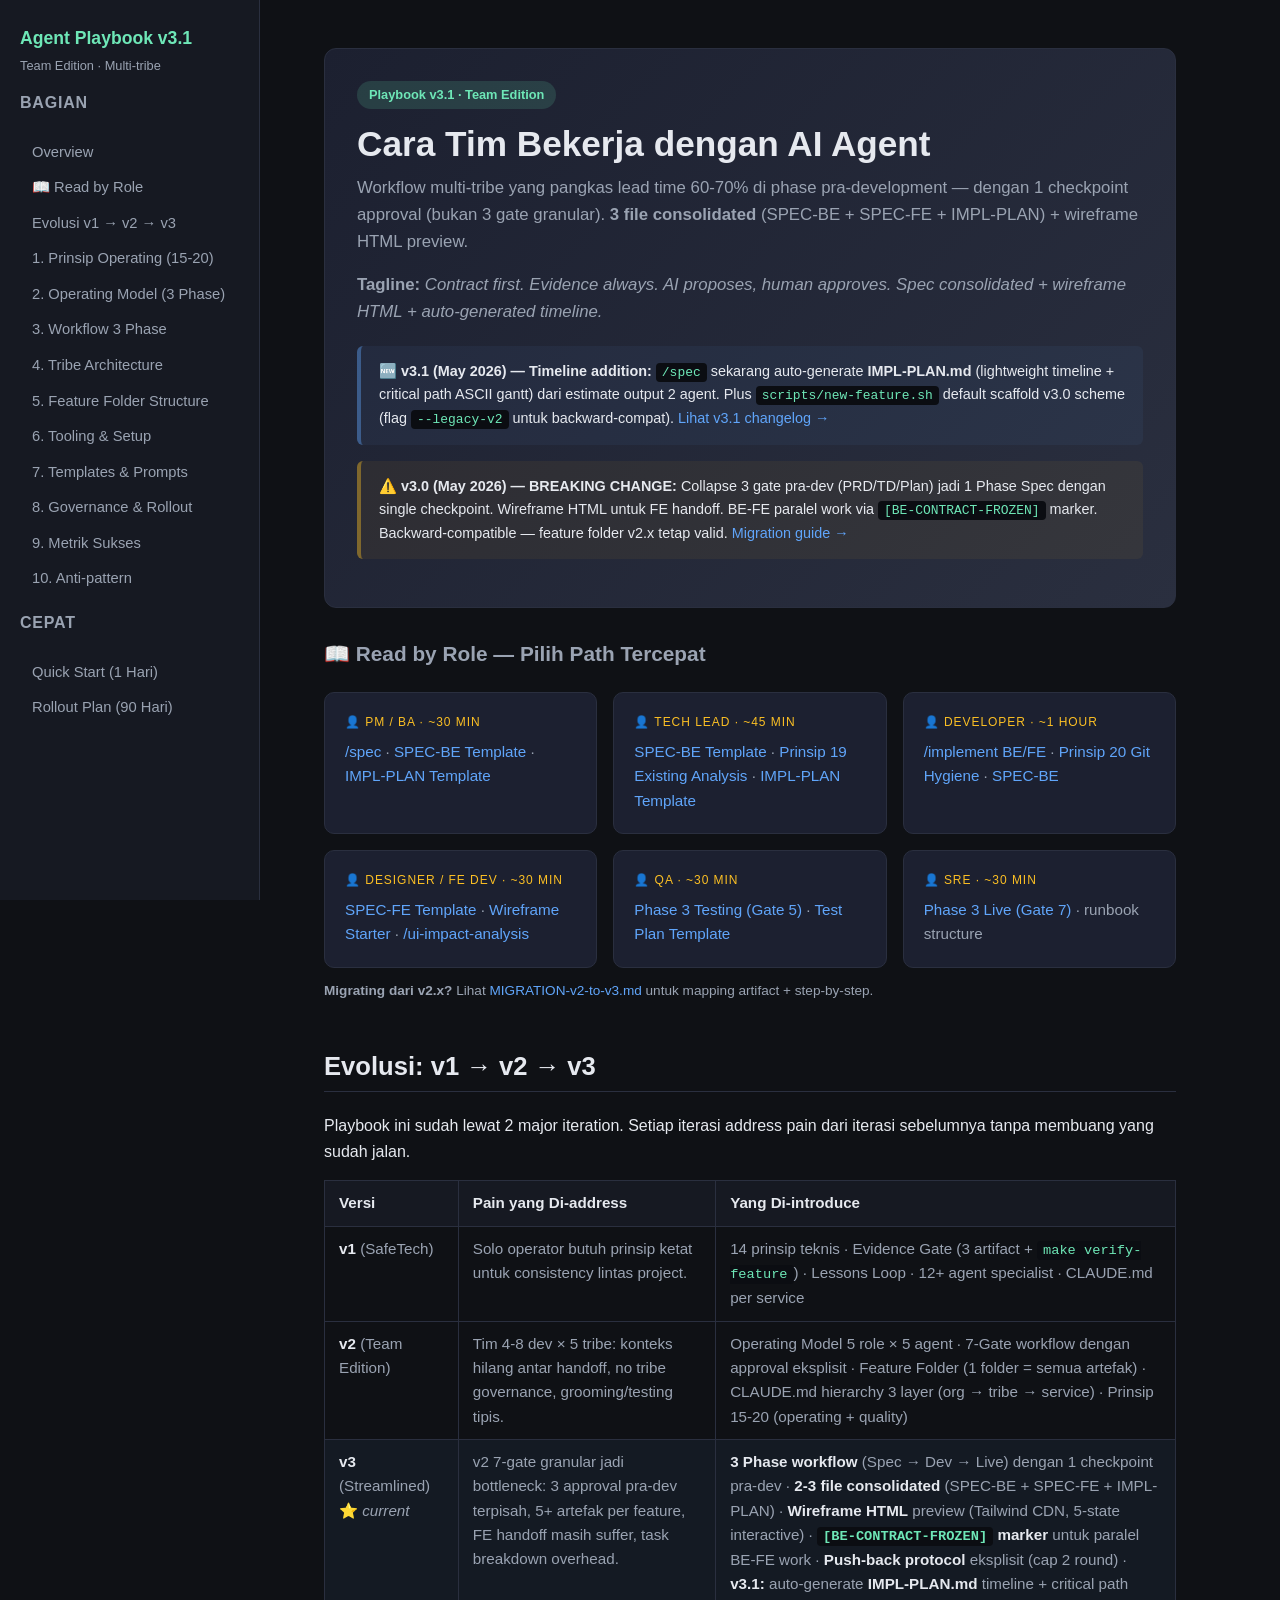
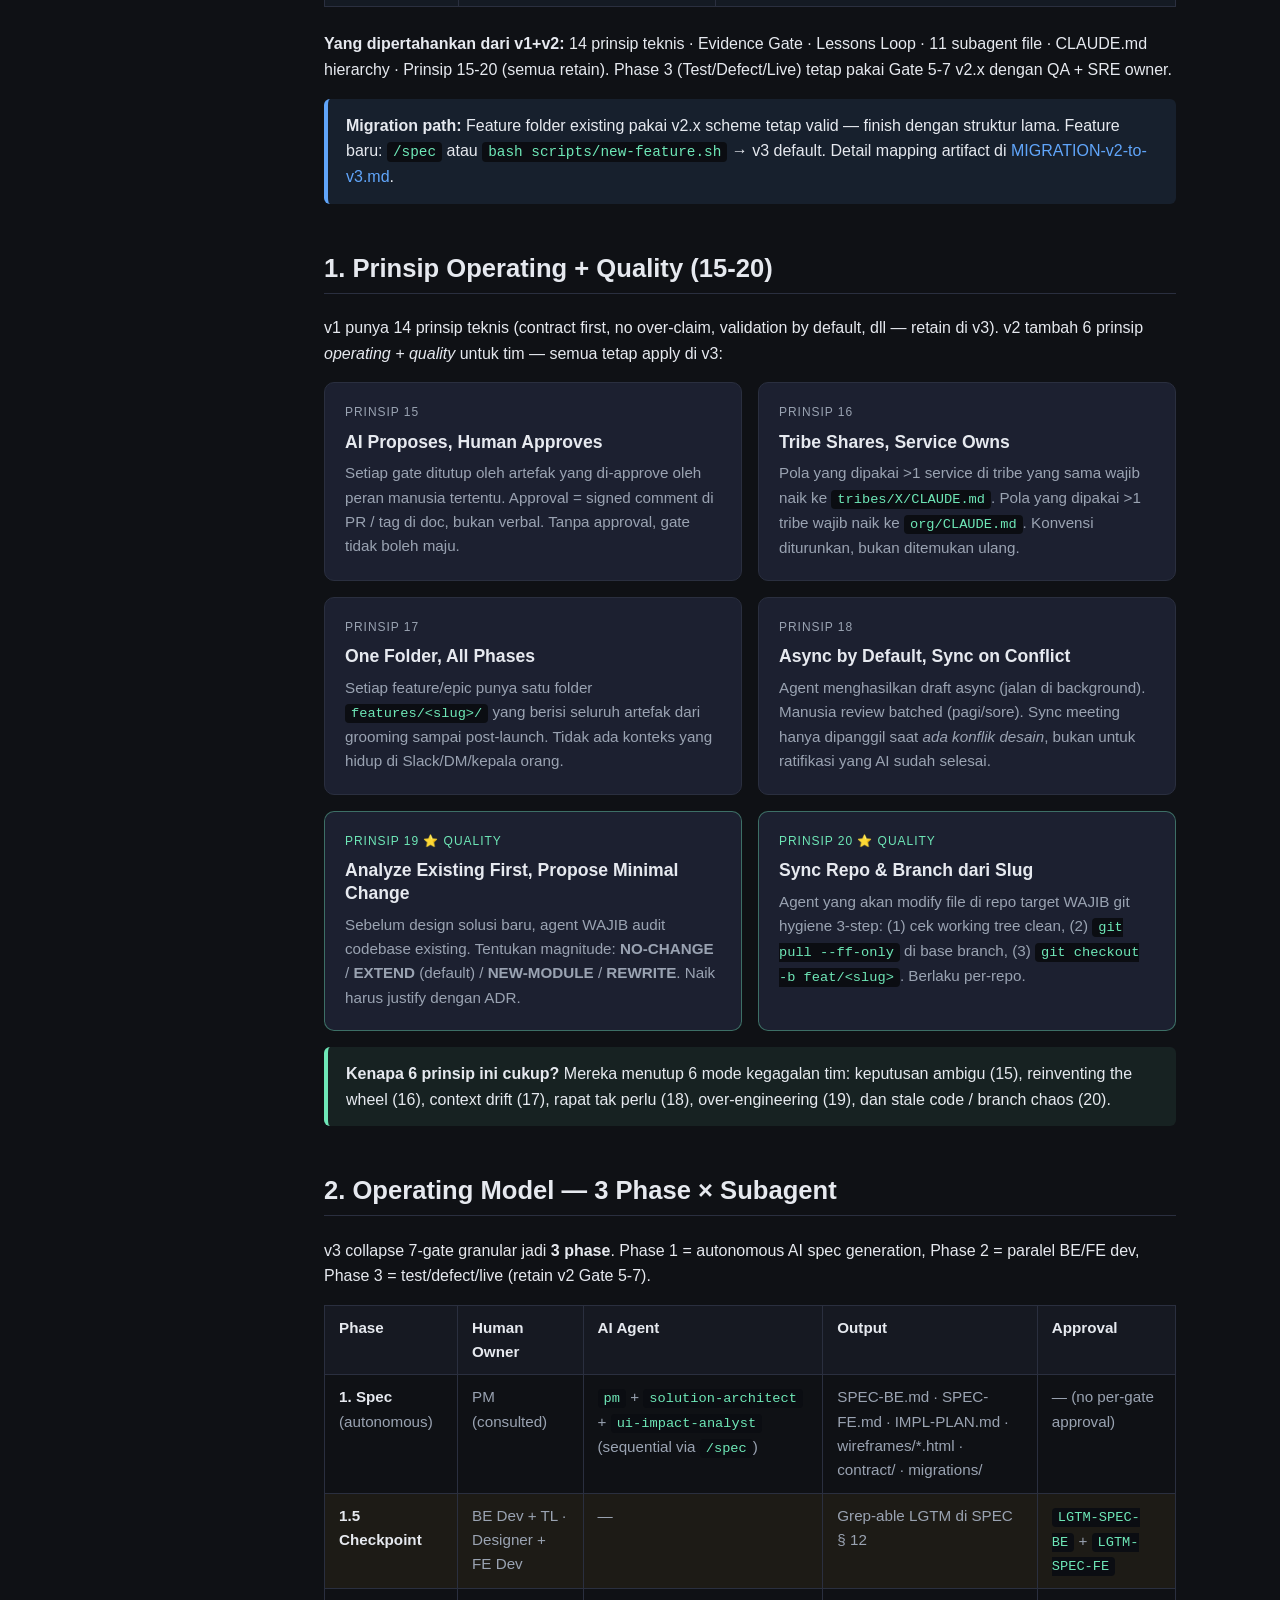
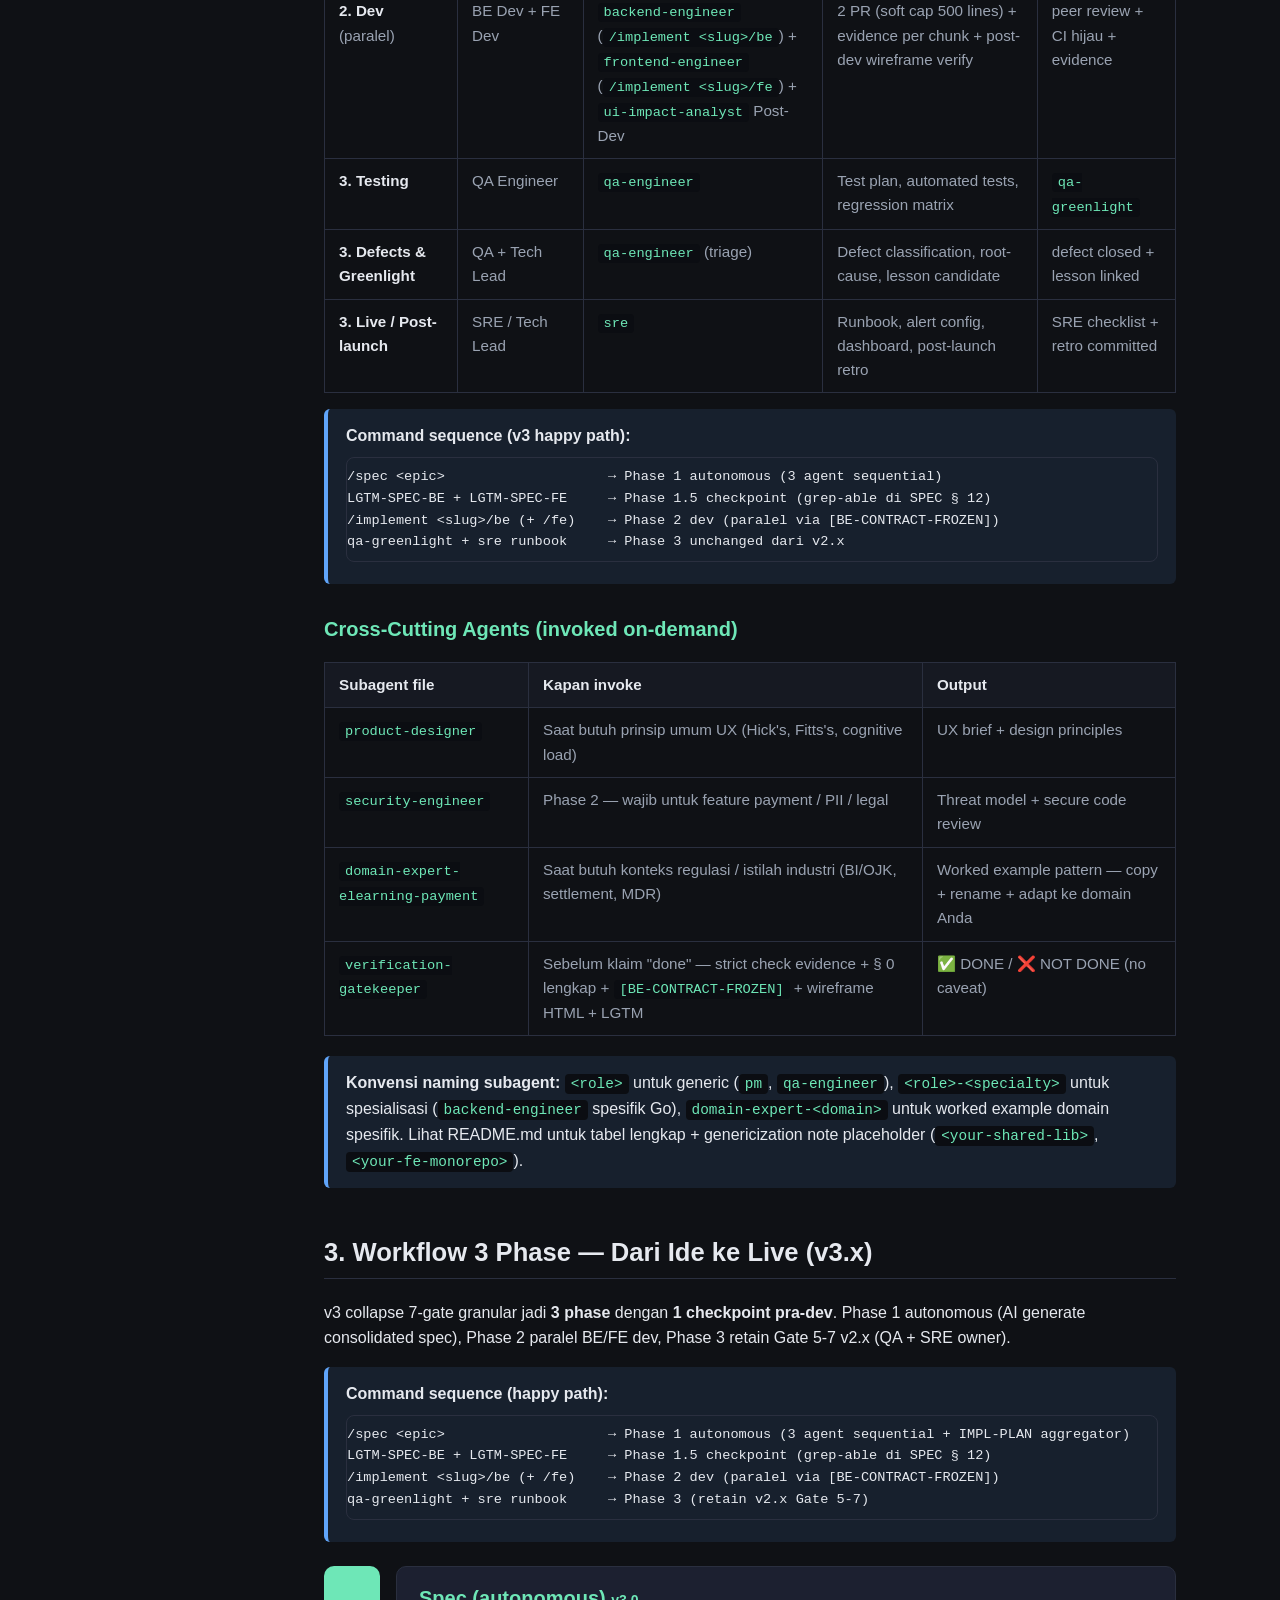
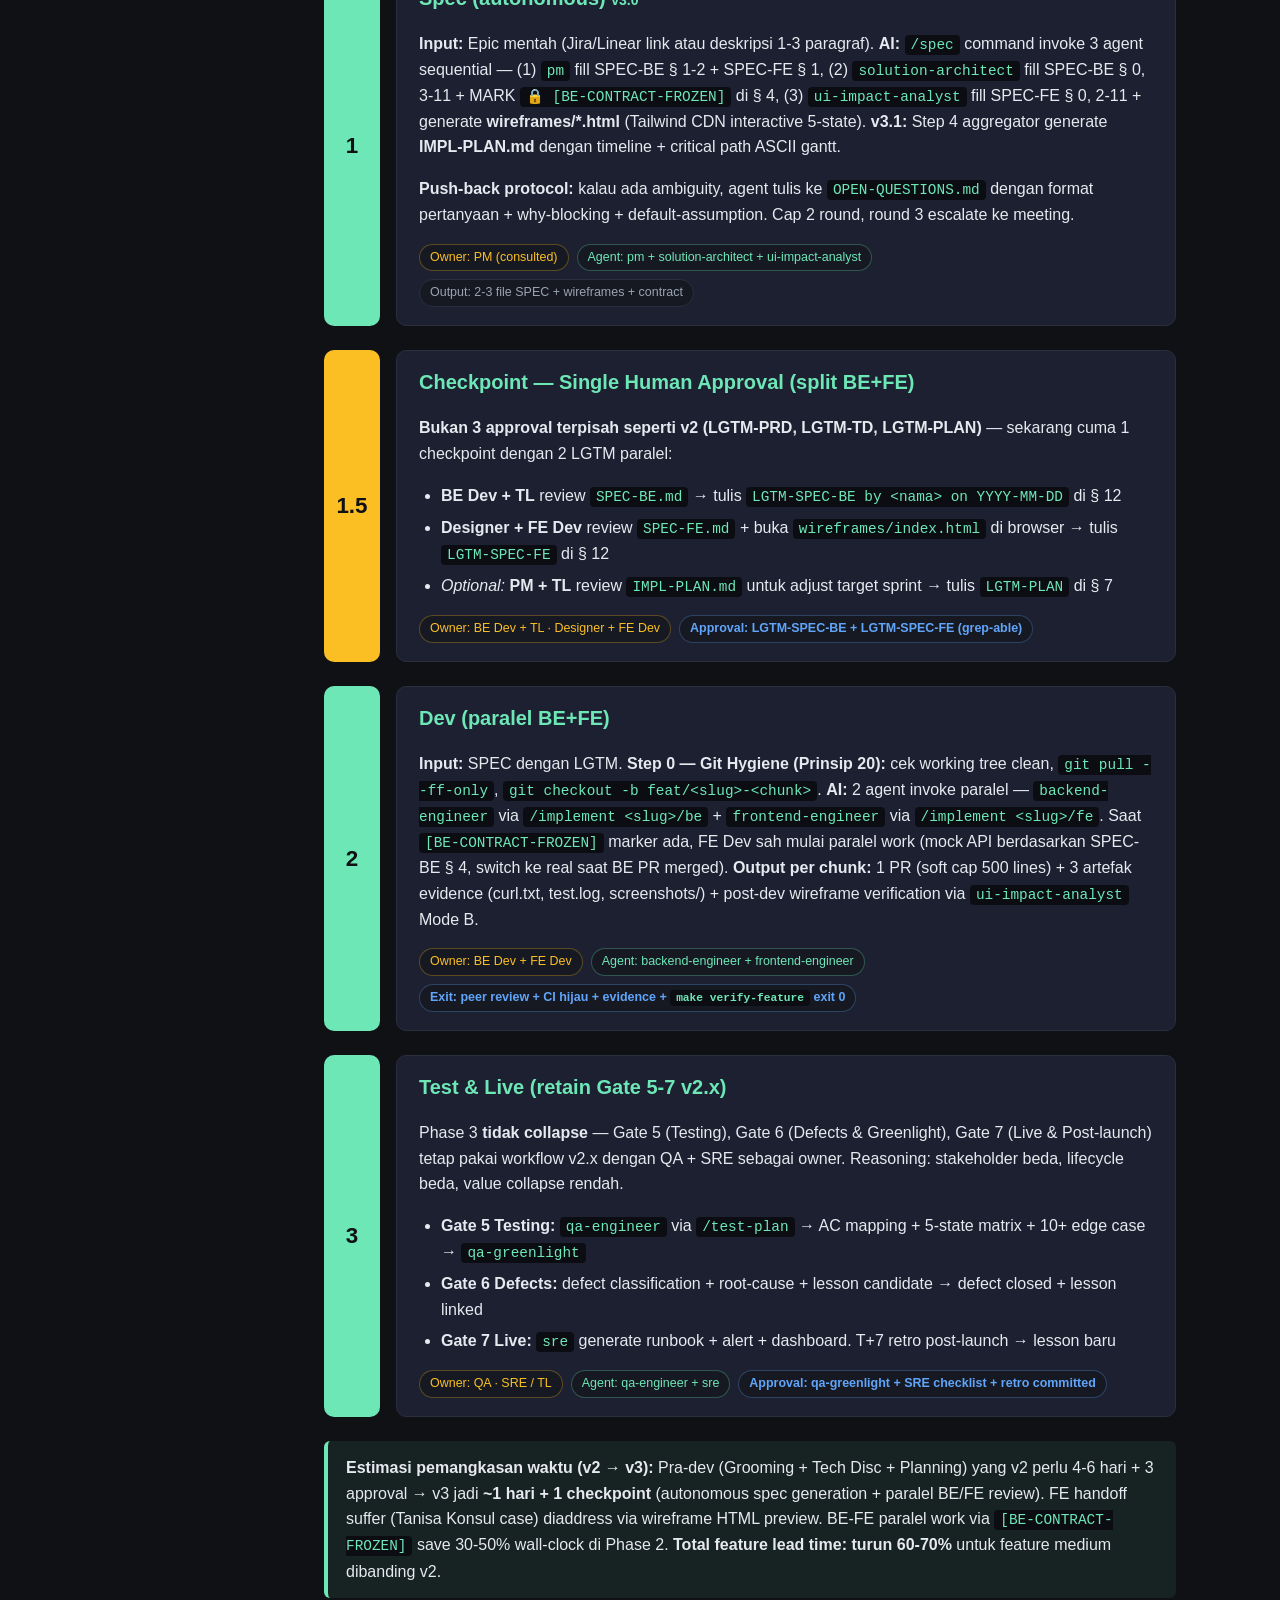
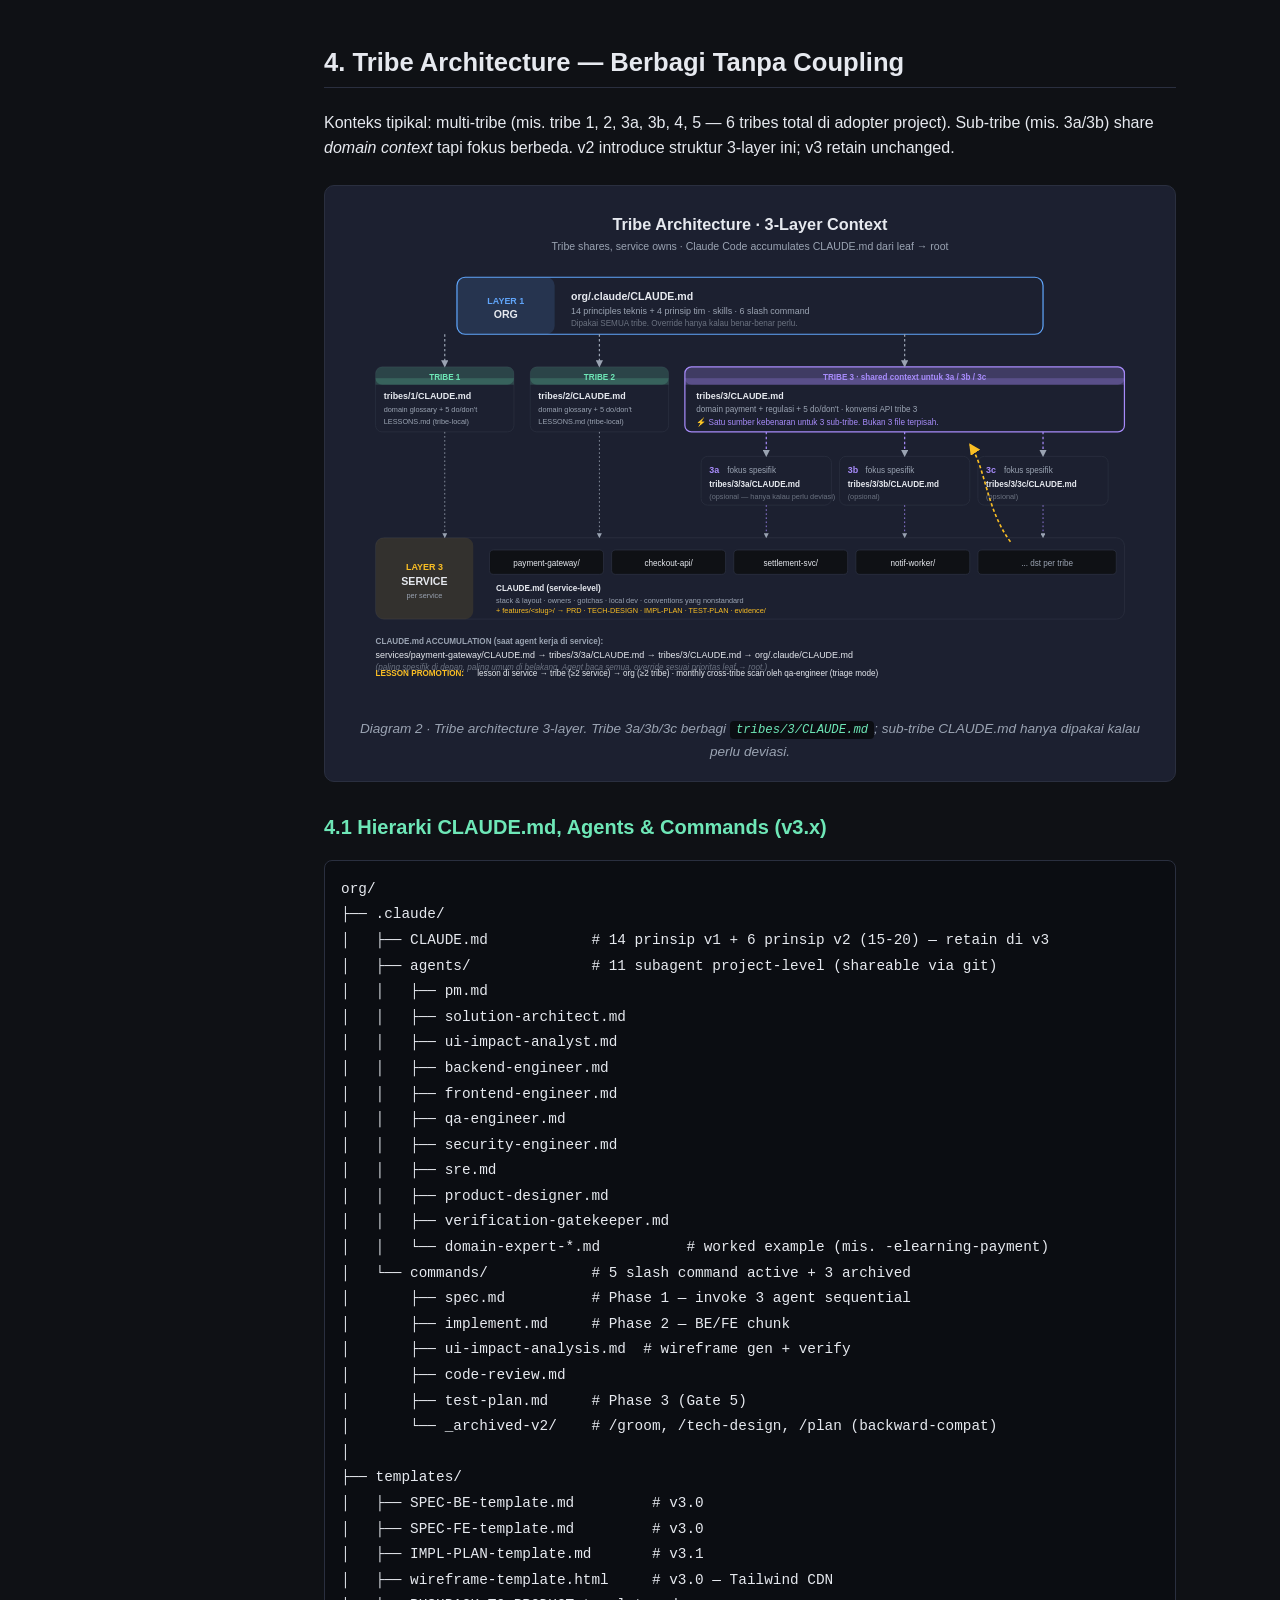
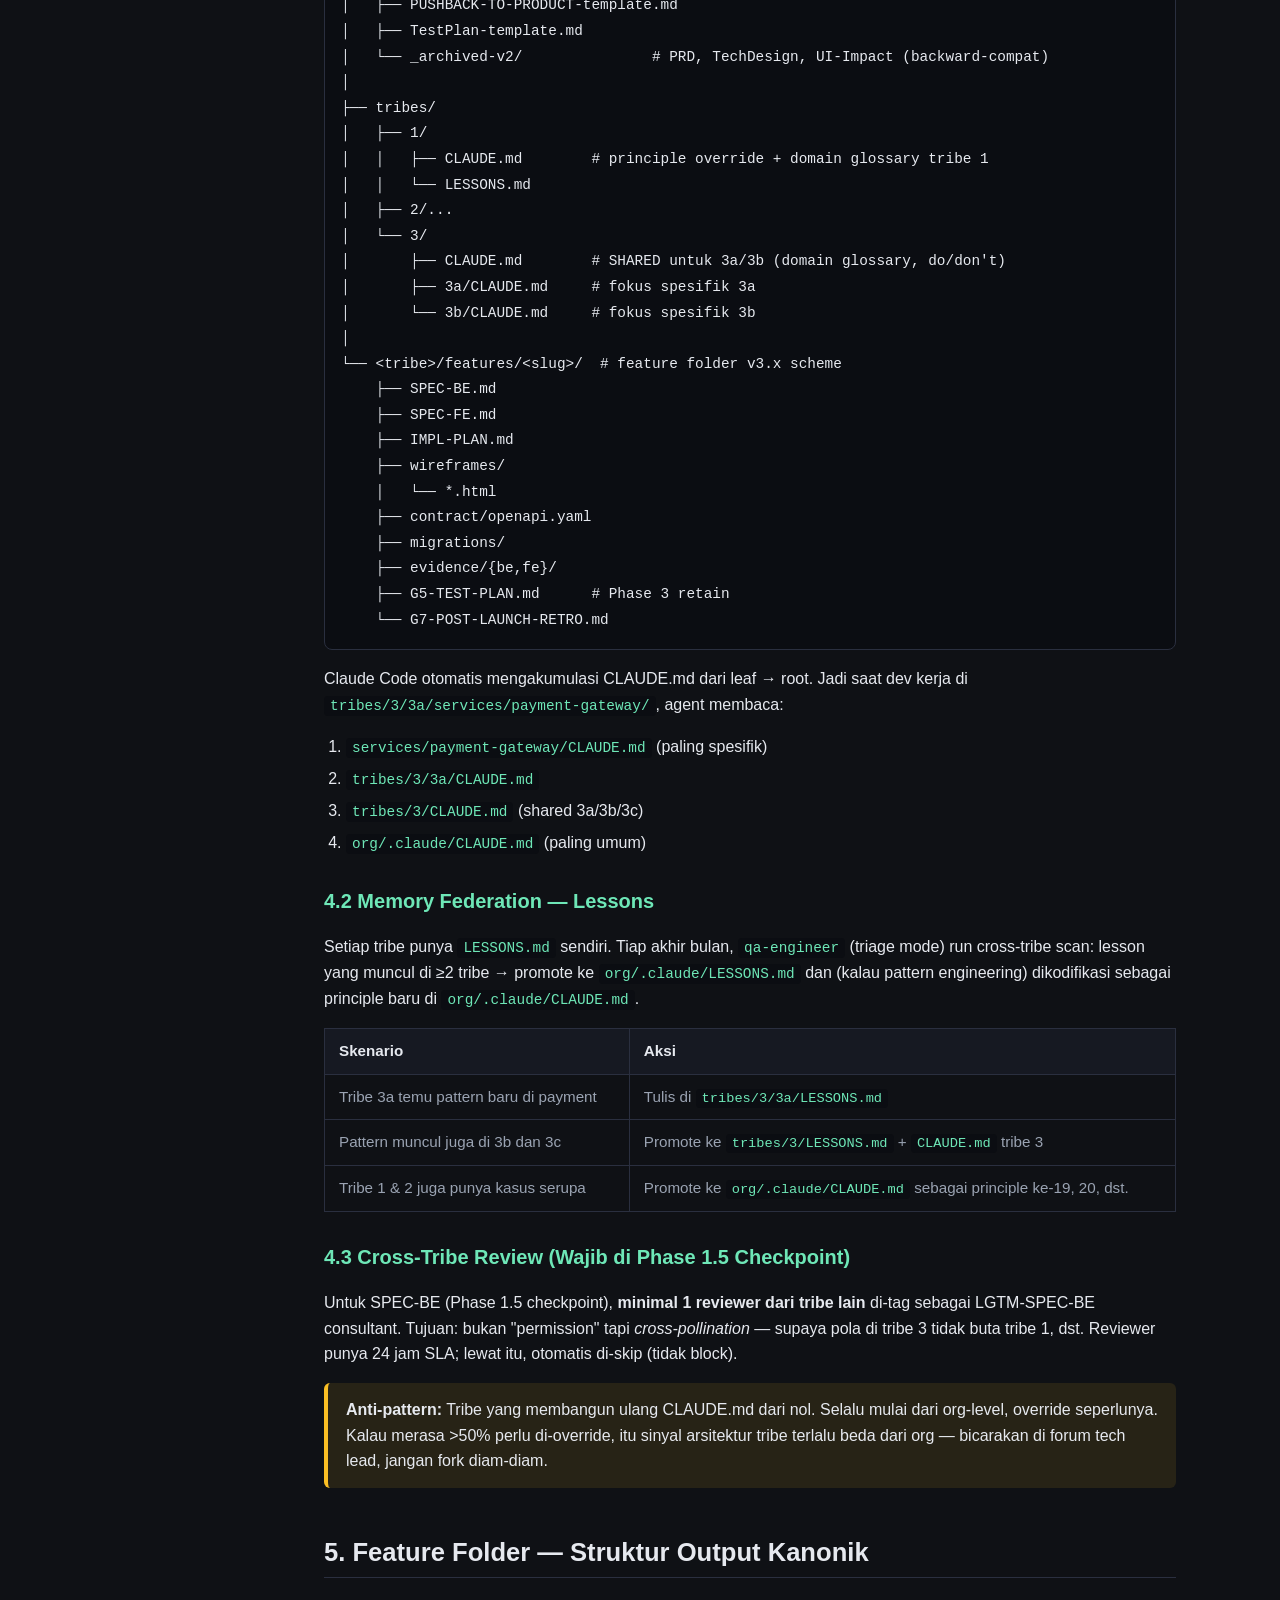
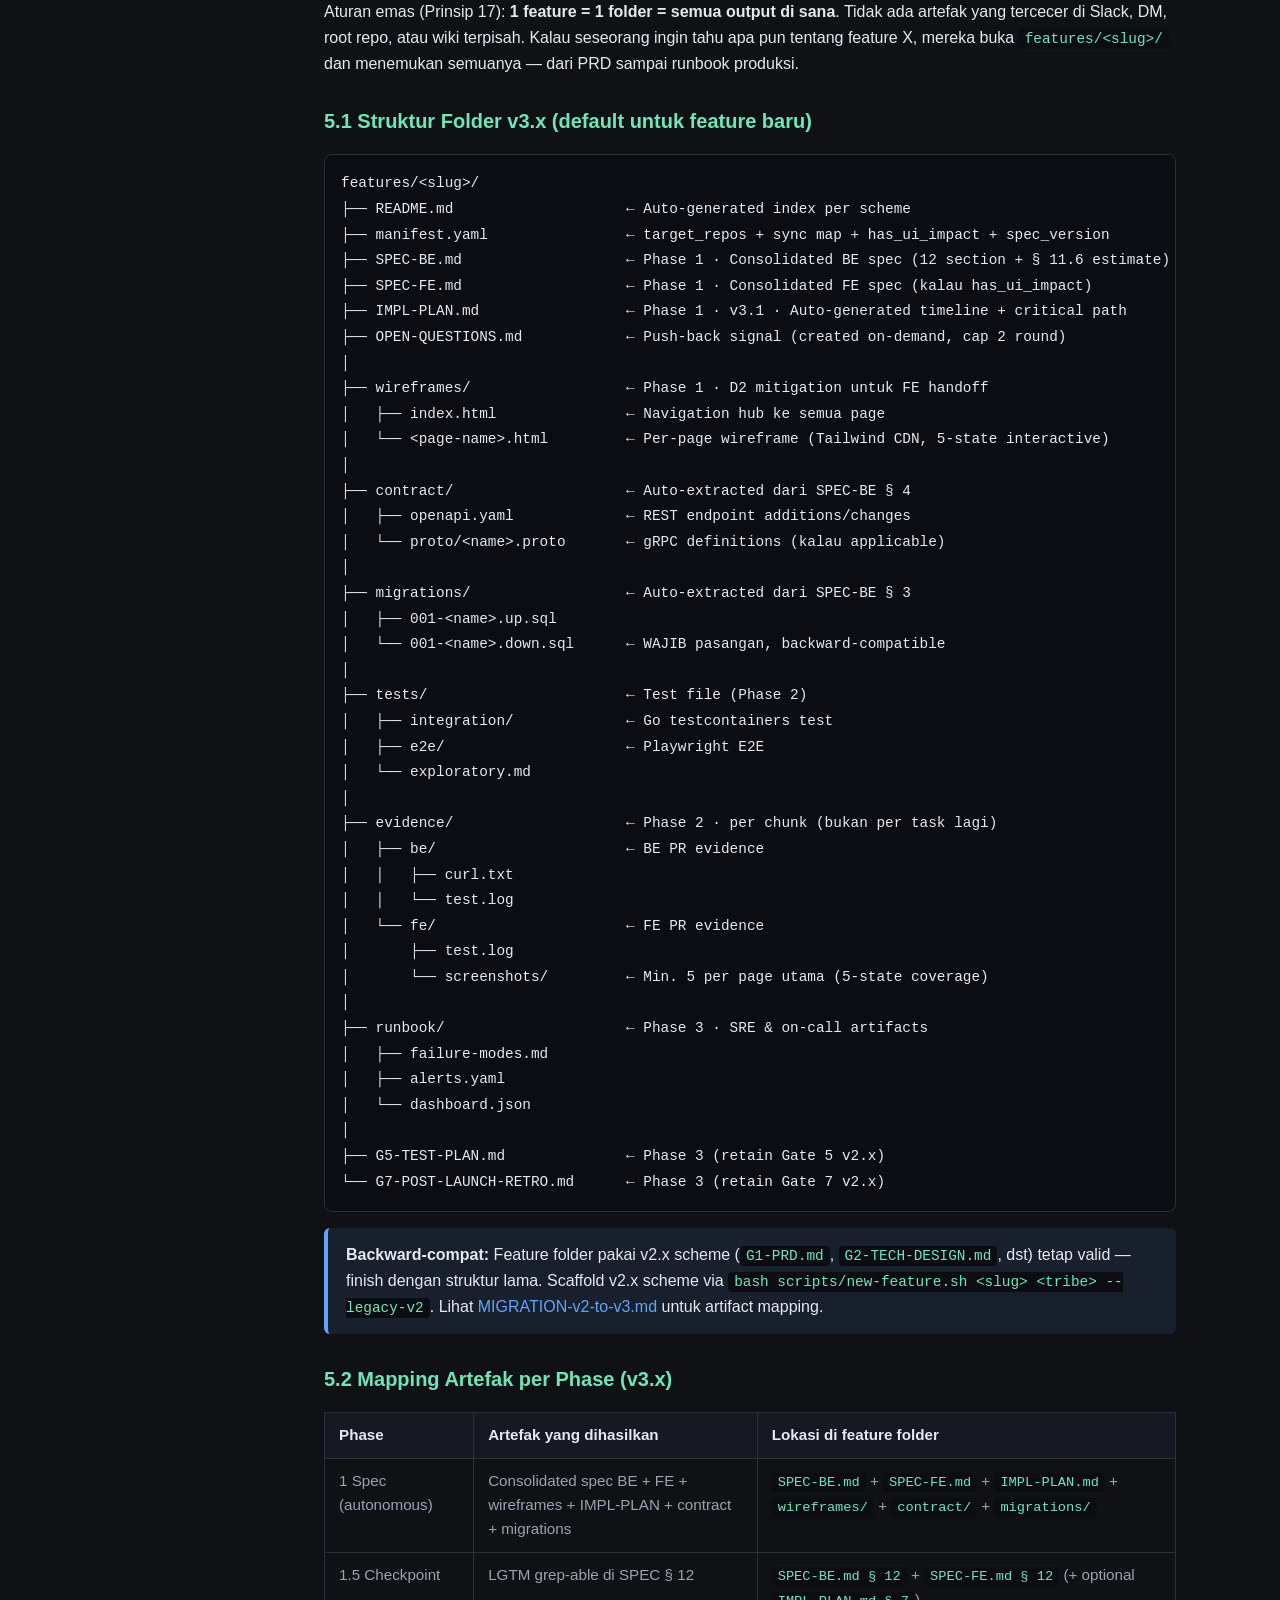
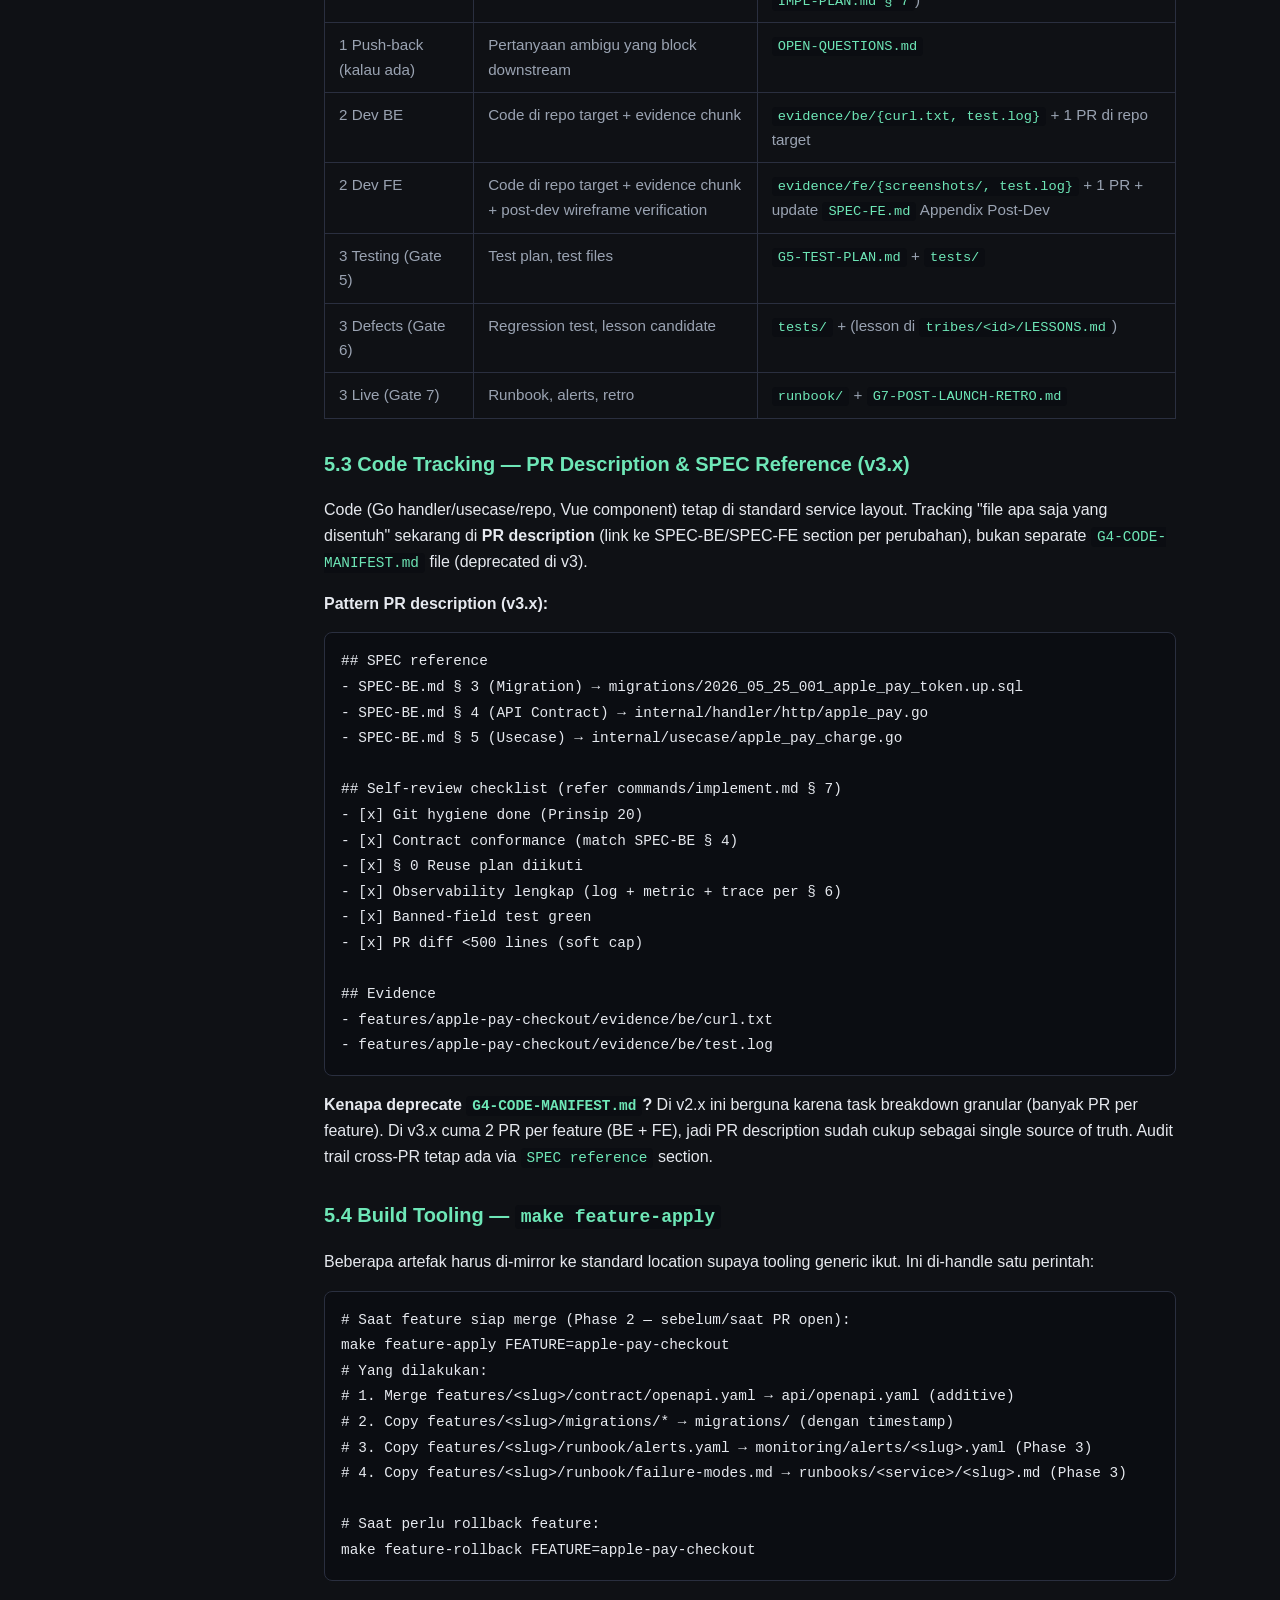
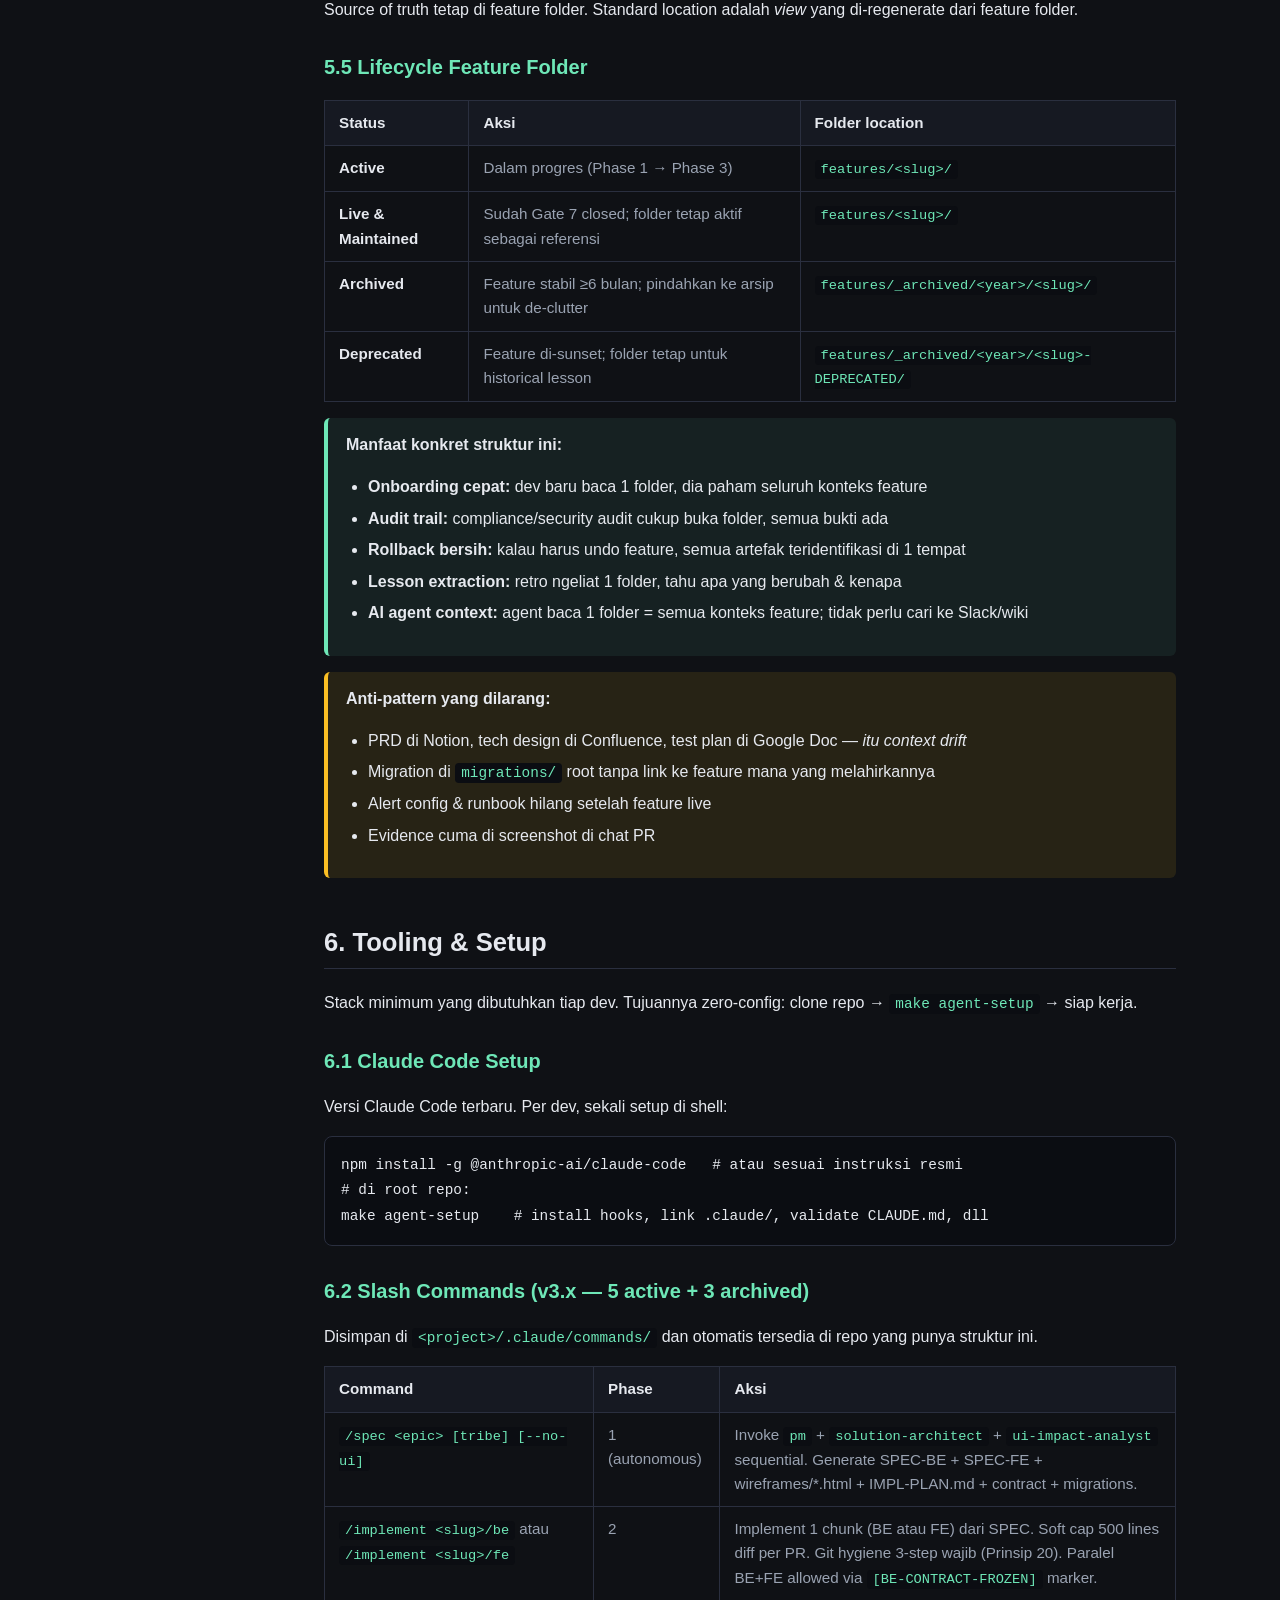
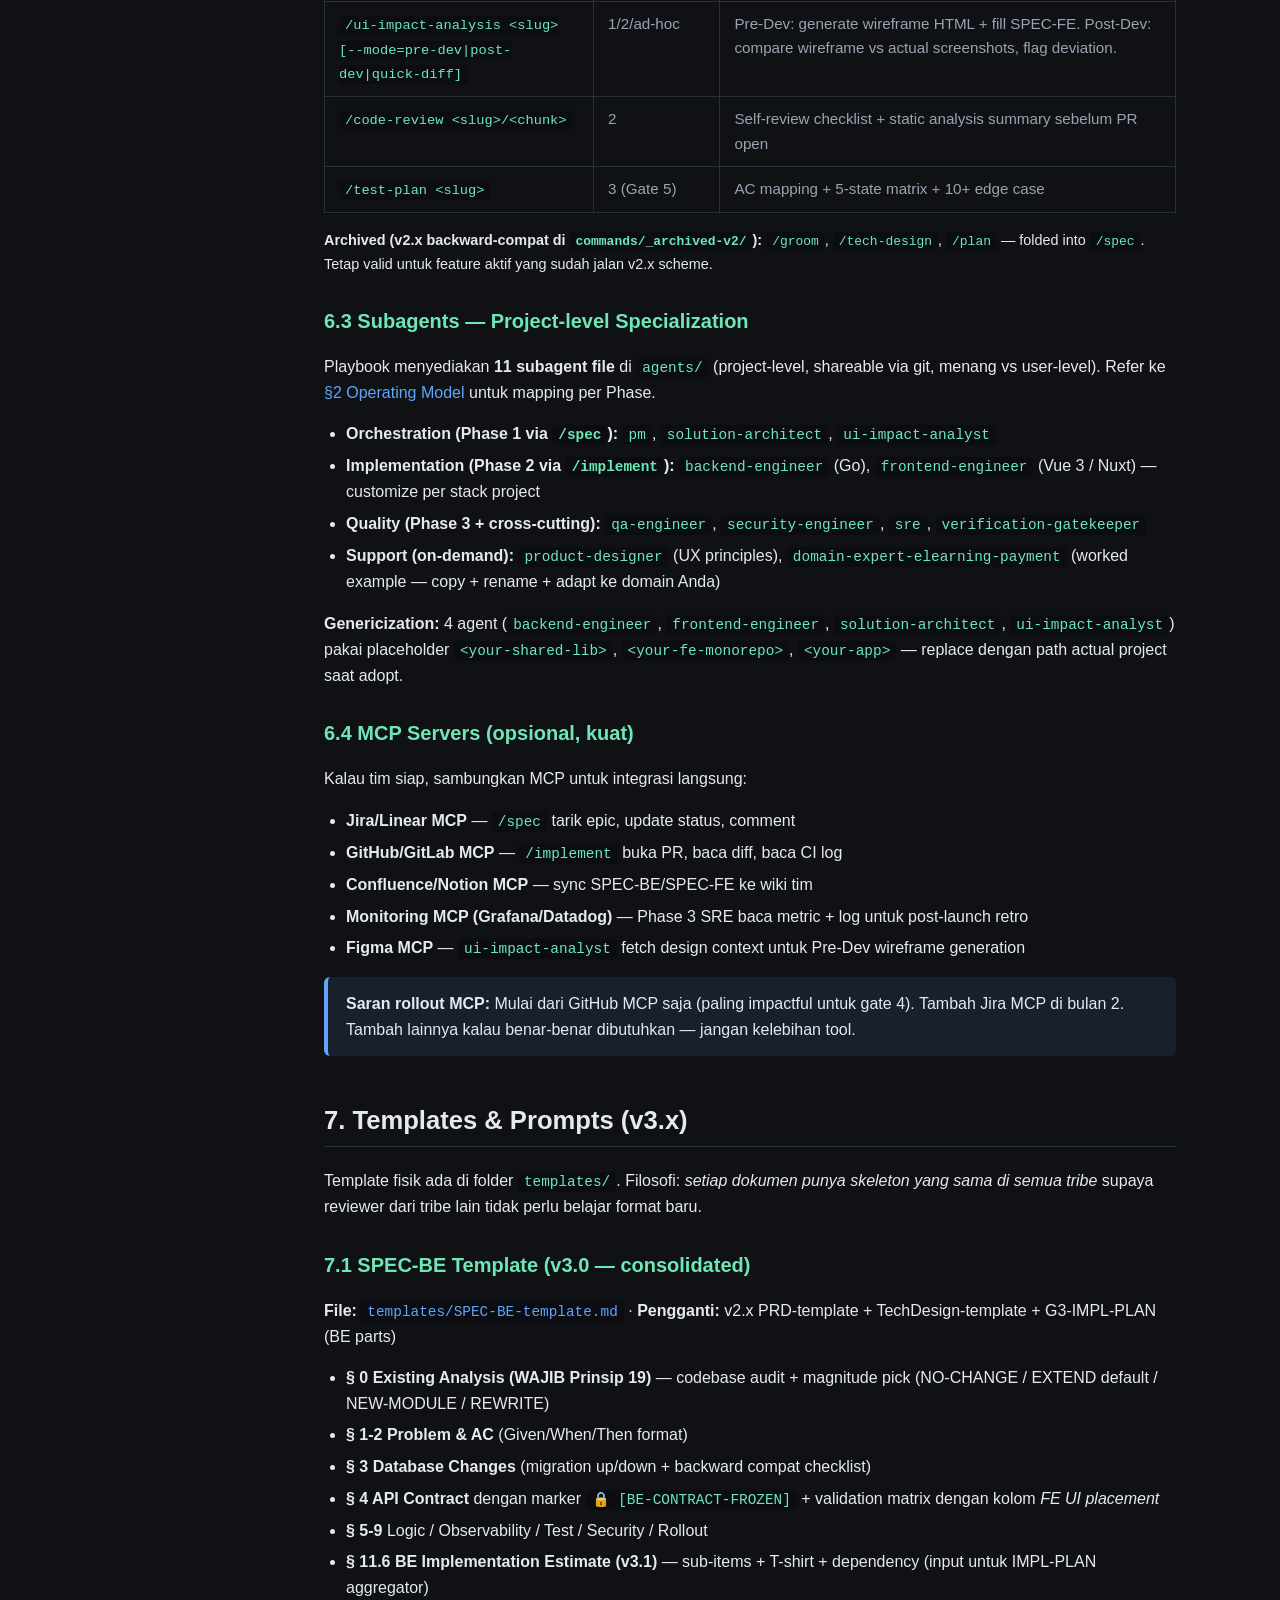
<file: index.html>
<!DOCTYPE html>
<html lang="id">
<head>
<meta charset="UTF-8">
<meta name="viewport" content="width=device-width, initial-scale=1.0">
<title>Agent Playbook v3.1 — Team Edition</title>
<link rel="stylesheet" href="styles.css">
<style>
  /* Page-specific tweaks (basic vars kept as fallback if styles.css not loaded) */
  :root {
    --bg: #0f1115;
    --bg-soft: #161922;
    --bg-card: #1c2030;
    --border: #2a2f3f;
    --text: #e6e9ef;
    --text-dim: #9aa3b2;
    --accent: #6ee7b7;
    --accent-2: #60a5fa;
    --warn: #fbbf24;
    --danger: #f87171;
    --code-bg: #0b0d12;
  }
  * { box-sizing: border-box; }
  html, body { margin: 0; padding: 0; background: var(--bg); color: var(--text); font-family: -apple-system, BlinkMacSystemFont, "Segoe UI", Roboto, Oxygen, Ubuntu, sans-serif; line-height: 1.6; font-size: 16px; }
  a { color: var(--accent-2); text-decoration: none; }
  a:hover { text-decoration: underline; }
  code { background: var(--code-bg); padding: 2px 6px; border-radius: 4px; font-size: 0.9em; color: var(--accent); font-family: "SF Mono", Monaco, Consolas, monospace; }
  pre { background: var(--code-bg); padding: 16px; border-radius: 8px; overflow-x: auto; border: 1px solid var(--border); }
  pre code { background: none; padding: 0; color: var(--text); }
  h1, h2, h3, h4 { color: var(--text); line-height: 1.3; }
  h1 { font-size: 2.2rem; margin-top: 0; }
  h2 { font-size: 1.6rem; border-bottom: 1px solid var(--border); padding-bottom: 8px; margin-top: 48px; }
  h3 { font-size: 1.25rem; color: var(--accent); margin-top: 32px; }
  h4 { font-size: 1.05rem; color: var(--accent-2); margin-top: 24px; }
  .layout { display: grid; grid-template-columns: 260px 1fr; min-height: 100vh; }
  .sidebar { background: var(--bg-soft); border-right: 1px solid var(--border); padding: 24px 20px; position: sticky; top: 0; height: 100vh; overflow-y: auto; }
  .sidebar h2 { font-size: 1rem; border: none; margin-top: 16px; color: var(--text-dim); text-transform: uppercase; letter-spacing: 0.05em; }
  .sidebar a { display: block; padding: 6px 0; color: var(--text-dim); font-size: 0.92rem; border-left: 2px solid transparent; padding-left: 10px; }
  .sidebar a:hover { color: var(--text); border-left-color: var(--accent); text-decoration: none; }
  .sidebar .brand { font-weight: 700; font-size: 1.1rem; color: var(--accent); margin-bottom: 4px; }
  .sidebar .tagline { color: var(--text-dim); font-size: 0.8rem; }
  .main { padding: 48px 64px; max-width: 980px; }
  .hero { background: linear-gradient(135deg, #1c2030 0%, #2a2f3f 100%); padding: 32px; border-radius: 12px; border: 1px solid var(--border); margin-bottom: 32px; }
  .hero .pill { display: inline-block; background: rgba(110, 231, 183, 0.15); color: var(--accent); padding: 4px 12px; border-radius: 999px; font-size: 0.8rem; font-weight: 600; margin-bottom: 12px; }
  .hero h1 { margin: 0 0 8px 0; }
  .hero p { margin: 8px 0 0; color: var(--text-dim); font-size: 1.05rem; }
  .grid { display: grid; gap: 16px; }
  .grid-2 { grid-template-columns: repeat(2, 1fr); }
  .grid-3 { grid-template-columns: repeat(3, 1fr); }
  .grid-4 { grid-template-columns: repeat(4, 1fr); }
  .card { background: var(--bg-card); border: 1px solid var(--border); border-radius: 10px; padding: 20px; }
  .card .label { font-size: 0.75rem; text-transform: uppercase; letter-spacing: 0.08em; color: var(--text-dim); margin-bottom: 8px; }
  .card h3 { margin: 0 0 8px; font-size: 1.1rem; color: var(--text); }
  .card p { margin: 0; color: var(--text-dim); font-size: 0.95rem; }
  .callout { background: rgba(96, 165, 250, 0.1); border-left: 4px solid var(--accent-2); padding: 14px 18px; border-radius: 6px; margin: 16px 0; }
  .callout.warn { background: rgba(251, 191, 36, 0.1); border-left-color: var(--warn); }
  .callout.danger { background: rgba(248, 113, 113, 0.1); border-left-color: var(--danger); }
  .callout.good { background: rgba(110, 231, 183, 0.08); border-left-color: var(--accent); }
  table { border-collapse: collapse; width: 100%; margin: 16px 0; font-size: 0.95rem; }
  th, td { border: 1px solid var(--border); padding: 10px 14px; text-align: left; vertical-align: top; }
  th { background: var(--bg-soft); color: var(--text); font-weight: 600; }
  td { color: var(--text-dim); }
  td strong { color: var(--text); }
  .phase { display: flex; align-items: stretch; margin: 24px 0; gap: 16px; }
  .phase-num { background: var(--accent); color: var(--bg); font-weight: 700; font-size: 1.4rem; min-width: 56px; display: flex; align-items: center; justify-content: center; border-radius: 10px; }
  .phase-body { flex: 1; background: var(--bg-card); border: 1px solid var(--border); border-radius: 10px; padding: 18px 22px; }
  .phase-body h3 { margin-top: 0; }
  .phase-meta { display: flex; flex-wrap: wrap; gap: 8px; margin-top: 10px; }
  .chip { display: inline-block; background: var(--bg-soft); border: 1px solid var(--border); color: var(--text-dim); padding: 3px 10px; border-radius: 999px; font-size: 0.78rem; }
  .chip.human { color: var(--warn); border-color: rgba(251,191,36,0.3); }
  .chip.ai { color: var(--accent); border-color: rgba(110,231,183,0.3); }
  .chip.gate { color: var(--accent-2); border-color: rgba(96,165,250,0.3); font-weight: 600; }
  ul, ol { padding-left: 22px; }
  li { margin: 6px 0; }
  .toc-link.active { color: var(--accent); border-left-color: var(--accent); }
  .footer { margin-top: 64px; padding-top: 24px; border-top: 1px solid var(--border); color: var(--text-dim); font-size: 0.85rem; }
  .diagram { background: var(--bg-card); border: 1px solid var(--border); border-radius: 10px; padding: 18px; margin: 24px 0; }
  .diagram svg { display: block; width: 100%; height: auto; max-width: 100%; }
  .diagram .caption { margin-top: 10px; font-size: 0.85rem; color: var(--text-dim); text-align: center; font-style: italic; }
  @media (max-width: 900px) {
    .layout { grid-template-columns: 1fr; }
    .sidebar { position: relative; height: auto; }
    .main { padding: 32px 20px; }
    .grid-2, .grid-3, .grid-4 { grid-template-columns: 1fr; }
  }
</style>
</head>
<body>
<div class="layout">
  <aside class="sidebar">
    <div class="brand">Agent Playbook v3.1</div>
    <div class="tagline">Team Edition · Multi-tribe</div>

    <h2>Bagian</h2>
    <a href="#overview">Overview</a>
    <a href="#read-by-role">📖 Read by Role</a>
    <a href="#what-changed">Evolusi v1 → v2 → v3</a>
    <a href="#principles">1. Prinsip Operating (15-20)</a>
    <a href="#operating-model">2. Operating Model (3 Phase)</a>
    <a href="#workflow">3. Workflow 3 Phase</a>
    <a href="#tribe-arch">4. Tribe Architecture</a>
    <a href="#feature-folder">5. Feature Folder Structure</a>
    <a href="#tooling">6. Tooling &amp; Setup</a>
    <a href="#templates">7. Templates &amp; Prompts</a>
    <a href="#governance">8. Governance &amp; Rollout</a>
    <a href="#metrics">9. Metrik Sukses</a>
    <a href="#antipatterns">10. Anti-pattern</a>

    <h2>Cepat</h2>
    <a href="#quickstart">Quick Start (1 Hari)</a>
    <a href="#rollout-plan">Rollout Plan (90 Hari)</a>
  </aside>

  <main class="main">

    <section id="overview" class="hero">
      <div class="pill">Playbook v3.1 · Team Edition</div>
      <h1>Cara Tim Bekerja dengan AI Agent</h1>
      <p>Workflow multi-tribe yang pangkas lead time 60-70% di phase pra-development — dengan 1 checkpoint approval (bukan 3 gate granular). <strong>3 file consolidated</strong> (SPEC-BE + SPEC-FE + IMPL-PLAN) + wireframe HTML preview.</p>
      <p style="margin-top:16px;"><strong>Tagline:</strong> <em>Contract first. Evidence always. AI proposes, human approves. Spec consolidated + wireframe HTML + auto-generated timeline.</em></p>

      <div class="callout" style="margin-top:20px; font-size:0.9rem; border-color: rgba(96,165,250,0.4); background: rgba(96,165,250,0.06);">
        <strong>🆕 v3.1 (May 2026) — Timeline addition:</strong> <code>/spec</code> sekarang auto-generate <strong>IMPL-PLAN.md</strong> (lightweight timeline + critical path ASCII gantt) dari estimate output 2 agent. Plus <code>scripts/new-feature.sh</code> default scaffold v3.0 scheme (flag <code>--legacy-v2</code> untuk backward-compat). <a href="CHANGELOG.md">Lihat v3.1 changelog →</a>
      </div>

      <div class="callout" style="margin-top:12px; font-size:0.9rem; border-color: rgba(251,191,36,0.4); background: rgba(251,191,36,0.06);">
        <strong>⚠️ v3.0 (May 2026) — BREAKING CHANGE:</strong> Collapse 3 gate pra-dev (PRD/TD/Plan) jadi 1 Phase Spec dengan single checkpoint. Wireframe HTML untuk FE handoff. BE-FE paralel work via <code>[BE-CONTRACT-FROZEN]</code> marker. Backward-compatible — feature folder v2.x tetap valid. <a href="MIGRATION-v2-to-v3.md">Migration guide →</a>
      </div>
    </section>

    <section id="read-by-role">
      <h2 style="border:none; margin-top:32px; font-size:1.3rem; color:var(--text-dim);">📖 Read by Role — Pilih Path Tercepat</h2>
      <div class="grid grid-3">
        <div class="card">
          <div class="label" style="color: var(--warn);">👤 PM / BA · ~30 min</div>
          <p style="margin-top:8px;"><a href="commands/spec.md">/spec</a> · <a href="templates/SPEC-BE-template.md">SPEC-BE Template</a> · <a href="templates/IMPL-PLAN-template.md">IMPL-PLAN Template</a></p>
        </div>
        <div class="card">
          <div class="label" style="color: var(--warn);">👤 Tech Lead · ~45 min</div>
          <p style="margin-top:8px;"><a href="templates/SPEC-BE-template.md">SPEC-BE Template</a> · <a href="#principles">Prinsip 19 Existing Analysis</a> · <a href="templates/IMPL-PLAN-template.md">IMPL-PLAN Template</a></p>
        </div>
        <div class="card">
          <div class="label" style="color: var(--warn);">👤 Developer · ~1 hour</div>
          <p style="margin-top:8px;"><a href="commands/implement.md">/implement BE/FE</a> · <a href="#principles">Prinsip 20 Git Hygiene</a> · <a href="templates/SPEC-BE-template.md">SPEC-BE</a></p>
        </div>
        <div class="card">
          <div class="label" style="color: var(--warn);">👤 Designer / FE Dev · ~30 min</div>
          <p style="margin-top:8px;"><a href="templates/SPEC-FE-template.md">SPEC-FE Template</a> · <a href="templates/wireframe-template.html">Wireframe Starter</a> · <a href="commands/ui-impact-analysis.md">/ui-impact-analysis</a></p>
        </div>
        <div class="card">
          <div class="label" style="color: var(--warn);">👤 QA · ~30 min</div>
          <p style="margin-top:8px;"><a href="phases/5-testing.html">Phase 3 Testing (Gate 5)</a> · <a href="templates/TestPlan-template.md">Test Plan Template</a></p>
        </div>
        <div class="card">
          <div class="label" style="color: var(--warn);">👤 SRE · ~30 min</div>
          <p style="margin-top:8px;"><a href="phases/7-live.html">Phase 3 Live (Gate 7)</a> · runbook structure</p>
        </div>
      </div>
      <p style="margin-top:12px; font-size:0.85rem; color:var(--text-dim);"><strong>Migrating dari v2.x?</strong> Lihat <a href="MIGRATION-v2-to-v3.md">MIGRATION-v2-to-v3.md</a> untuk mapping artifact + step-by-step.</p>
    </section>

    <section id="what-changed">
      <h2>Evolusi: v1 → v2 → v3</h2>
      <p>Playbook ini sudah lewat 2 major iteration. Setiap iterasi address pain dari iterasi sebelumnya tanpa membuang yang sudah jalan.</p>

      <table>
        <tr><th>Versi</th><th>Pain yang Di-address</th><th>Yang Di-introduce</th></tr>
        <tr>
          <td><strong>v1</strong> (SafeTech)</td>
          <td>Solo operator butuh prinsip ketat untuk consistency lintas project.</td>
          <td>14 prinsip teknis · Evidence Gate (3 artifact + <code>make verify-feature</code>) · Lessons Loop · 12+ agent specialist · CLAUDE.md per service</td>
        </tr>
        <tr>
          <td><strong>v2</strong> (Team Edition)</td>
          <td>Tim 4-8 dev × 5 tribe: konteks hilang antar handoff, no tribe governance, grooming/testing tipis.</td>
          <td>Operating Model 5 role × 5 agent · 7-Gate workflow dengan approval eksplisit · Feature Folder (1 folder = semua artefak) · CLAUDE.md hierarchy 3 layer (org → tribe → service) · Prinsip 15-20 (operating + quality)</td>
        </tr>
        <tr style="background: rgba(96,165,250,0.06);">
          <td><strong>v3</strong> (Streamlined) ⭐ <em>current</em></td>
          <td>v2 7-gate granular jadi bottleneck: 3 approval pra-dev terpisah, 5+ artefak per feature, FE handoff masih suffer, task breakdown overhead.</td>
          <td><strong>3 Phase workflow</strong> (Spec → Dev → Live) dengan 1 checkpoint pra-dev · <strong>2-3 file consolidated</strong> (SPEC-BE + SPEC-FE + IMPL-PLAN) · <strong>Wireframe HTML</strong> preview (Tailwind CDN, 5-state interactive) · <strong><code>[BE-CONTRACT-FROZEN]</code> marker</strong> untuk paralel BE-FE work · <strong>Push-back protocol</strong> eksplisit (cap 2 round) · <strong>v3.1:</strong> auto-generate <strong>IMPL-PLAN.md</strong> timeline + critical path</td>
        </tr>
      </table>

      <p style="margin-top:24px;"><strong>Yang dipertahankan dari v1+v2:</strong> 14 prinsip teknis · Evidence Gate · Lessons Loop · 11 subagent file · CLAUDE.md hierarchy · Prinsip 15-20 (semua retain). Phase 3 (Test/Defect/Live) tetap pakai Gate 5-7 v2.x dengan QA + SRE owner.</p>

      <div class="callout">
        <strong>Migration path:</strong> Feature folder existing pakai v2.x scheme tetap valid — finish dengan struktur lama. Feature baru: <code>/spec</code> atau <code>bash scripts/new-feature.sh</code> → v3 default. Detail mapping artifact di <a href="MIGRATION-v2-to-v3.md">MIGRATION-v2-to-v3.md</a>.
      </div>
    </section>

    <section id="principles">
      <h2>1. Prinsip Operating + Quality (15-20)</h2>
      <p>v1 punya 14 prinsip teknis (contract first, no over-claim, validation by default, dll — retain di v3). v2 tambah 6 prinsip <em>operating + quality</em> untuk tim — semua tetap apply di v3:</p>

      <div class="grid grid-2">
        <div class="card">
          <div class="label">Prinsip 15</div>
          <h3>AI Proposes, Human Approves</h3>
          <p>Setiap gate ditutup oleh artefak yang di-approve oleh peran manusia tertentu. Approval = signed comment di PR / tag di doc, bukan verbal. Tanpa approval, gate tidak boleh maju.</p>
        </div>
        <div class="card">
          <div class="label">Prinsip 16</div>
          <h3>Tribe Shares, Service Owns</h3>
          <p>Pola yang dipakai &gt;1 service di tribe yang sama wajib naik ke <code>tribes/X/CLAUDE.md</code>. Pola yang dipakai &gt;1 tribe wajib naik ke <code>org/CLAUDE.md</code>. Konvensi diturunkan, bukan ditemukan ulang.</p>
        </div>
        <div class="card">
          <div class="label">Prinsip 17</div>
          <h3>One Folder, All Phases</h3>
          <p>Setiap feature/epic punya satu folder <code>features/&lt;slug&gt;/</code> yang berisi seluruh artefak dari grooming sampai post-launch. Tidak ada konteks yang hidup di Slack/DM/kepala orang.</p>
        </div>
        <div class="card">
          <div class="label">Prinsip 18</div>
          <h3>Async by Default, Sync on Conflict</h3>
          <p>Agent menghasilkan draft async (jalan di background). Manusia review batched (pagi/sore). Sync meeting hanya dipanggil saat <em>ada konflik desain</em>, bukan untuk ratifikasi yang AI sudah selesai.</p>
        </div>
        <div class="card" style="border-color: rgba(110,231,183,0.4);">
          <div class="label" style="color: var(--accent);">Prinsip 19 ⭐ Quality</div>
          <h3>Analyze Existing First, Propose Minimal Change</h3>
          <p>Sebelum design solusi baru, agent WAJIB audit codebase existing. Tentukan magnitude: <strong>NO-CHANGE</strong> / <strong>EXTEND</strong> (default) / <strong>NEW-MODULE</strong> / <strong>REWRITE</strong>. Naik harus justify dengan ADR.</p>
        </div>
        <div class="card" style="border-color: rgba(110,231,183,0.4);">
          <div class="label" style="color: var(--accent);">Prinsip 20 ⭐ Quality</div>
          <h3>Sync Repo &amp; Branch dari Slug</h3>
          <p>Agent yang akan modify file di repo target WAJIB git hygiene 3-step: (1) cek working tree clean, (2) <code>git pull --ff-only</code> di base branch, (3) <code>git checkout -b feat/&lt;slug&gt;</code>. Berlaku per-repo.</p>
        </div>
      </div>

      <div class="callout good">
        <strong>Kenapa 6 prinsip ini cukup?</strong> Mereka menutup 6 mode kegagalan tim: keputusan ambigu (15), reinventing the wheel (16), context drift (17), rapat tak perlu (18), over-engineering (19), dan stale code / branch chaos (20).
      </div>
    </section>

    <section id="operating-model">
      <h2>2. Operating Model — 3 Phase × Subagent</h2>
      <p>v3 collapse 7-gate granular jadi <strong>3 phase</strong>. Phase 1 = autonomous AI spec generation, Phase 2 = paralel BE/FE dev, Phase 3 = test/defect/live (retain v2 Gate 5-7).</p>

      <table>
        <tr>
          <th>Phase</th>
          <th>Human Owner</th>
          <th>AI Agent</th>
          <th>Output</th>
          <th>Approval</th>
        </tr>
        <tr>
          <td><strong>1. Spec</strong> (autonomous)</td>
          <td>PM (consulted)</td>
          <td><code>pm</code> + <code>solution-architect</code> + <code>ui-impact-analyst</code> (sequential via <code>/spec</code>)</td>
          <td>SPEC-BE.md · SPEC-FE.md · IMPL-PLAN.md · wireframes/*.html · contract/ · migrations/</td>
          <td>— (no per-gate approval)</td>
        </tr>
        <tr style="background: rgba(251,191,36,0.06);">
          <td><strong>1.5 Checkpoint</strong></td>
          <td>BE Dev + TL · Designer + FE Dev</td>
          <td>—</td>
          <td>Grep-able LGTM di SPEC § 12</td>
          <td><code>LGTM-SPEC-BE</code> + <code>LGTM-SPEC-FE</code></td>
        </tr>
        <tr>
          <td><strong>2. Dev</strong> (paralel)</td>
          <td>BE Dev + FE Dev</td>
          <td><code>backend-engineer</code> (<code>/implement &lt;slug&gt;/be</code>) + <code>frontend-engineer</code> (<code>/implement &lt;slug&gt;/fe</code>) + <code>ui-impact-analyst</code> Post-Dev</td>
          <td>2 PR (soft cap 500 lines) + evidence per chunk + post-dev wireframe verify</td>
          <td>peer review + CI hijau + evidence</td>
        </tr>
        <tr>
          <td><strong>3. Testing</strong></td>
          <td>QA Engineer</td>
          <td><code>qa-engineer</code></td>
          <td>Test plan, automated tests, regression matrix</td>
          <td><code>qa-greenlight</code></td>
        </tr>
        <tr>
          <td><strong>3. Defects &amp; Greenlight</strong></td>
          <td>QA + Tech Lead</td>
          <td><code>qa-engineer</code> (triage)</td>
          <td>Defect classification, root-cause, lesson candidate</td>
          <td>defect closed + lesson linked</td>
        </tr>
        <tr>
          <td><strong>3. Live / Post-launch</strong></td>
          <td>SRE / Tech Lead</td>
          <td><code>sre</code></td>
          <td>Runbook, alert config, dashboard, post-launch retro</td>
          <td>SRE checklist + retro committed</td>
        </tr>
      </table>

      <div class="callout">
        <strong>Command sequence (v3 happy path):</strong>
        <pre style="background:transparent; padding:8px 0; margin:8px 0; font-size:0.85rem;">/spec &lt;epic&gt;                    → Phase 1 autonomous (3 agent sequential)
LGTM-SPEC-BE + LGTM-SPEC-FE     → Phase 1.5 checkpoint (grep-able di SPEC § 12)
/implement &lt;slug&gt;/be (+ /fe)    → Phase 2 dev (paralel via [BE-CONTRACT-FROZEN])
qa-greenlight + sre runbook     → Phase 3 unchanged dari v2.x</pre>
      </div>

      <h3 style="margin-top:32px;">Cross-Cutting Agents (invoked on-demand)</h3>

      <table>
        <tr>
          <th>Subagent file</th>
          <th>Kapan invoke</th>
          <th>Output</th>
        </tr>
        <tr>
          <td><code>product-designer</code></td>
          <td>Saat butuh prinsip umum UX (Hick's, Fitts's, cognitive load)</td>
          <td>UX brief + design principles</td>
        </tr>
        <tr>
          <td><code>security-engineer</code></td>
          <td>Phase 2 — wajib untuk feature payment / PII / legal</td>
          <td>Threat model + secure code review</td>
        </tr>
        <tr>
          <td><code>domain-expert-elearning-payment</code></td>
          <td>Saat butuh konteks regulasi / istilah industri (BI/OJK, settlement, MDR)</td>
          <td>Worked example pattern — copy + rename + adapt ke domain Anda</td>
        </tr>
        <tr>
          <td><code>verification-gatekeeper</code></td>
          <td>Sebelum klaim "done" — strict check evidence + § 0 lengkap + <code>[BE-CONTRACT-FROZEN]</code> + wireframe HTML + LGTM</td>
          <td>✅ DONE / ❌ NOT DONE (no caveat)</td>
        </tr>
      </table>
      <div class="callout" style="margin-top:20px;">
        <strong>Konvensi naming subagent:</strong> <code>&lt;role&gt;</code> untuk generic (<code>pm</code>, <code>qa-engineer</code>), <code>&lt;role&gt;-&lt;specialty&gt;</code> untuk spesialisasi (<code>backend-engineer</code> spesifik Go), <code>domain-expert-&lt;domain&gt;</code> untuk worked example domain spesifik. Lihat README.md untuk tabel lengkap + genericization note placeholder (<code>&lt;your-shared-lib&gt;</code>, <code>&lt;your-fe-monorepo&gt;</code>).
      </div>
    </section>

    <section id="workflow">
      <h2>3. Workflow 3 Phase — Dari Ide ke Live (v3.x)</h2>
      <p>v3 collapse 7-gate granular jadi <strong>3 phase</strong> dengan <strong>1 checkpoint pra-dev</strong>. Phase 1 autonomous (AI generate consolidated spec), Phase 2 paralel BE/FE dev, Phase 3 retain Gate 5-7 v2.x (QA + SRE owner).</p>

      <div class="callout">
        <strong>Command sequence (happy path):</strong>
        <pre style="background:transparent; padding:8px 0; margin:8px 0; font-size:0.85rem; color:var(--text);">/spec &lt;epic&gt;                    → Phase 1 autonomous (3 agent sequential + IMPL-PLAN aggregator)
LGTM-SPEC-BE + LGTM-SPEC-FE     → Phase 1.5 checkpoint (grep-able di SPEC § 12)
/implement &lt;slug&gt;/be (+ /fe)    → Phase 2 dev (paralel via [BE-CONTRACT-FROZEN])
qa-greenlight + sre runbook     → Phase 3 (retain v2.x Gate 5-7)</pre>
      </div>

      <div class="phase">
        <div class="phase-num">1</div>
        <div class="phase-body">
          <h3>Spec (autonomous) <span style="color:var(--accent);font-size:0.7em;">v3.0</span></h3>
          <p><strong>Input:</strong> Epic mentah (Jira/Linear link atau deskripsi 1-3 paragraf). <strong>AI:</strong> <code>/spec</code> command invoke 3 agent sequential — (1) <code>pm</code> fill SPEC-BE § 1-2 + SPEC-FE § 1, (2) <code>solution-architect</code> fill SPEC-BE § 0, 3-11 + MARK <code>🔒 [BE-CONTRACT-FROZEN]</code> di § 4, (3) <code>ui-impact-analyst</code> fill SPEC-FE § 0, 2-11 + generate <strong>wireframes/*.html</strong> (Tailwind CDN interactive 5-state). <strong>v3.1:</strong> Step 4 aggregator generate <strong>IMPL-PLAN.md</strong> dengan timeline + critical path ASCII gantt.</p>
          <p style="margin-top:8px;"><strong>Push-back protocol:</strong> kalau ada ambiguity, agent tulis ke <code>OPEN-QUESTIONS.md</code> dengan format pertanyaan + why-blocking + default-assumption. Cap 2 round, round 3 escalate ke meeting.</p>
          <div class="phase-meta">
            <span class="chip human">Owner: PM (consulted)</span>
            <span class="chip ai">Agent: pm + solution-architect + ui-impact-analyst</span>
            <span class="chip">Output: 2-3 file SPEC + wireframes + contract</span>
          </div>
        </div>
      </div>

      <div class="phase" style="border-left-color: var(--warn);">
        <div class="phase-num" style="background: var(--warn);">1.5</div>
        <div class="phase-body">
          <h3>Checkpoint — Single Human Approval (split BE+FE)</h3>
          <p><strong>Bukan 3 approval terpisah seperti v2 (LGTM-PRD, LGTM-TD, LGTM-PLAN)</strong> — sekarang cuma 1 checkpoint dengan 2 LGTM paralel:</p>
          <ul>
            <li><strong>BE Dev + TL</strong> review <code>SPEC-BE.md</code> → tulis <code>LGTM-SPEC-BE by &lt;nama&gt; on YYYY-MM-DD</code> di § 12</li>
            <li><strong>Designer + FE Dev</strong> review <code>SPEC-FE.md</code> + buka <code>wireframes/index.html</code> di browser → tulis <code>LGTM-SPEC-FE</code> di § 12</li>
            <li><em>Optional:</em> <strong>PM + TL</strong> review <code>IMPL-PLAN.md</code> untuk adjust target sprint → tulis <code>LGTM-PLAN</code> di § 7</li>
          </ul>
          <div class="phase-meta">
            <span class="chip human">Owner: BE Dev + TL · Designer + FE Dev</span>
            <span class="chip gate">Approval: LGTM-SPEC-BE + LGTM-SPEC-FE (grep-able)</span>
          </div>
        </div>
      </div>

      <div class="phase">
        <div class="phase-num">2</div>
        <div class="phase-body">
          <h3>Dev (paralel BE+FE)</h3>
          <p><strong>Input:</strong> SPEC dengan LGTM. <strong>Step 0 — Git Hygiene (Prinsip 20):</strong> cek working tree clean, <code>git pull --ff-only</code>, <code>git checkout -b feat/&lt;slug&gt;-&lt;chunk&gt;</code>. <strong>AI:</strong> 2 agent invoke paralel — <code>backend-engineer</code> via <code>/implement &lt;slug&gt;/be</code> + <code>frontend-engineer</code> via <code>/implement &lt;slug&gt;/fe</code>. Saat <code>[BE-CONTRACT-FROZEN]</code> marker ada, FE Dev sah mulai paralel work (mock API berdasarkan SPEC-BE § 4, switch ke real saat BE PR merged). <strong>Output per chunk:</strong> 1 PR (soft cap 500 lines) + 3 artefak evidence (curl.txt, test.log, screenshots/) + post-dev wireframe verification via <code>ui-impact-analyst</code> Mode B.</p>
          <div class="phase-meta">
            <span class="chip human">Owner: BE Dev + FE Dev</span>
            <span class="chip ai">Agent: backend-engineer + frontend-engineer</span>
            <span class="chip gate">Exit: peer review + CI hijau + evidence + <code>make verify-feature</code> exit 0</span>
          </div>
        </div>
      </div>

      <div class="phase" style="border-left-color: var(--accent);">
        <div class="phase-num" style="background: var(--accent); color: var(--bg);">3</div>
        <div class="phase-body">
          <h3>Test &amp; Live (retain Gate 5-7 v2.x)</h3>
          <p>Phase 3 <strong>tidak collapse</strong> — Gate 5 (Testing), Gate 6 (Defects &amp; Greenlight), Gate 7 (Live &amp; Post-launch) tetap pakai workflow v2.x dengan QA + SRE sebagai owner. Reasoning: stakeholder beda, lifecycle beda, value collapse rendah.</p>
          <ul>
            <li><strong>Gate 5 Testing:</strong> <code>qa-engineer</code> via <code>/test-plan</code> → AC mapping + 5-state matrix + 10+ edge case → <code>qa-greenlight</code></li>
            <li><strong>Gate 6 Defects:</strong> defect classification + root-cause + lesson candidate → defect closed + lesson linked</li>
            <li><strong>Gate 7 Live:</strong> <code>sre</code> generate runbook + alert + dashboard. T+7 retro post-launch → lesson baru</li>
          </ul>
          <div class="phase-meta">
            <span class="chip human">Owner: QA · SRE / TL</span>
            <span class="chip ai">Agent: qa-engineer + sre</span>
            <span class="chip gate">Approval: qa-greenlight + SRE checklist + retro committed</span>
          </div>
        </div>
      </div>

      <div class="callout good">
        <strong>Estimasi pemangkasan waktu (v2 → v3):</strong> Pra-dev (Grooming + Tech Disc + Planning) yang v2 perlu 4-6 hari + 3 approval → v3 jadi <strong>~1 hari + 1 checkpoint</strong> (autonomous spec generation + paralel BE/FE review). FE handoff suffer (Tanisa Konsul case) diaddress via wireframe HTML preview. BE-FE paralel work via <code>[BE-CONTRACT-FROZEN]</code> save 30-50% wall-clock di Phase 2. <strong>Total feature lead time: turun 60-70%</strong> untuk feature medium dibanding v2.
      </div>
    </section>


    <section id="tribe-arch">
      <h2>4. Tribe Architecture — Berbagi Tanpa Coupling</h2>
      <p>Konteks tipikal: multi-tribe (mis. tribe 1, 2, 3a, 3b, 4, 5 — 6 tribes total di adopter project). Sub-tribe (mis. 3a/3b) share <em>domain context</em> tapi fokus berbeda. v2 introduce struktur 3-layer ini; v3 retain unchanged.</p>

      <div class="diagram">
        <svg viewBox="0 0 1000 620" xmlns="http://www.w3.org/2000/svg" role="img" font-family="-apple-system, BlinkMacSystemFont, 'Segoe UI', Roboto, sans-serif">
          <title>Tribe Architecture — Hierarki CLAUDE.md</title>
          <desc>Hierarki 3-layer: org level, tribe level (dengan sub-tribe 3a/3b/3c yang berbagi context tribe 3), dan service level. Lesson promotion mengalir bottom-up.</desc>
          <defs>
            <marker id="arr2" viewBox="0 0 10 10" refX="9" refY="5" markerWidth="6" markerHeight="6" orient="auto"><path d="M0,0 L10,5 L0,10 z" fill="#9aa3b2"/></marker>
            <marker id="arrPromote" viewBox="0 0 10 10" refX="9" refY="5" markerWidth="7" markerHeight="7" orient="auto"><path d="M0,0 L10,5 L0,10 z" fill="#fbbf24"/></marker>
          </defs>
          <text x="500" y="32" text-anchor="middle" font-size="20" font-weight="700" fill="#e6e9ef">Tribe Architecture · 3-Layer Context</text>
          <text x="500" y="56" text-anchor="middle" font-size="13" fill="#9aa3b2">Tribe shares, service owns · Claude Code accumulates CLAUDE.md dari leaf → root</text>

          <g transform="translate(140,90)">
            <rect width="720" height="70" rx="10" fill="#1c2030" stroke="#60a5fa" stroke-width="1.5"/>
            <rect width="120" height="70" rx="10" fill="rgba(96,165,250,0.15)"/>
            <text x="60" y="33" text-anchor="middle" font-size="11" font-weight="700" fill="#60a5fa">LAYER 1</text>
            <text x="60" y="50" text-anchor="middle" font-size="13" font-weight="700" fill="#e6e9ef">ORG</text>
            <text x="140" y="28" font-size="13" font-weight="700" fill="#e6e9ef">org/.claude/CLAUDE.md</text>
            <text x="140" y="45" font-size="11" fill="#9aa3b2">14 principles teknis + 4 prinsip tim · skills · 6 slash command</text>
            <text x="140" y="60" font-size="10" fill="#6b7280">Dipakai SEMUA tribe. Override hanya kalau benar-benar perlu.</text>
          </g>

          <g transform="translate(40,200)">
            <rect width="170" height="80" rx="8" fill="#1c2030" stroke="#2a2f3f"/>
            <rect width="170" height="22" rx="8" fill="rgba(110,231,183,0.18)"/><rect y="14" width="170" height="8" fill="rgba(110,231,183,0.18)"/>
            <text x="85" y="16" text-anchor="middle" font-size="10" font-weight="700" fill="#6ee7b7">TRIBE 1</text>
            <text x="10" y="40" font-size="11" font-weight="600" fill="#e6e9ef">tribes/1/CLAUDE.md</text>
            <text x="10" y="56" font-size="9" fill="#9aa3b2">domain glossary + 5 do/don't</text>
            <text x="10" y="70" font-size="9" fill="#9aa3b2">LESSONS.md (tribe-local)</text>
          </g>

          <g transform="translate(230,200)">
            <rect width="170" height="80" rx="8" fill="#1c2030" stroke="#2a2f3f"/>
            <rect width="170" height="22" rx="8" fill="rgba(110,231,183,0.18)"/><rect y="14" width="170" height="8" fill="rgba(110,231,183,0.18)"/>
            <text x="85" y="16" text-anchor="middle" font-size="10" font-weight="700" fill="#6ee7b7">TRIBE 2</text>
            <text x="10" y="40" font-size="11" font-weight="600" fill="#e6e9ef">tribes/2/CLAUDE.md</text>
            <text x="10" y="56" font-size="9" fill="#9aa3b2">domain glossary + 5 do/don't</text>
            <text x="10" y="70" font-size="9" fill="#9aa3b2">LESSONS.md (tribe-local)</text>
          </g>

          <g transform="translate(420,200)">
            <rect width="540" height="80" rx="8" fill="#1c2030" stroke="#a78bfa" stroke-width="1.5"/>
            <rect width="540" height="22" rx="8" fill="rgba(167,139,250,0.25)"/><rect y="14" width="540" height="8" fill="rgba(167,139,250,0.25)"/>
            <text x="270" y="16" text-anchor="middle" font-size="10" font-weight="700" fill="#a78bfa">TRIBE 3 · shared context untuk 3a / 3b / 3c</text>
            <text x="14" y="40" font-size="11" font-weight="600" fill="#e6e9ef">tribes/3/CLAUDE.md</text>
            <text x="14" y="56" font-size="10" fill="#9aa3b2">domain payment + regulasi + 5 do/don't · konvensi API tribe 3</text>
            <text x="14" y="72" font-size="10" fill="#a78bfa">⚡ Satu sumber kebenaran untuk 3 sub-tribe. Bukan 3 file terpisah.</text>
          </g>

          <g transform="translate(440,310)">
            <rect width="160" height="60" rx="8" fill="#1c2030" stroke="#2a2f3f"/>
            <text x="10" y="20" font-size="11" font-weight="700" fill="#a78bfa">3a</text><text x="32" y="20" font-size="10" fill="#9aa3b2">fokus spesifik</text>
            <text x="10" y="38" font-size="10" font-weight="600" fill="#e6e9ef">tribes/3/3a/CLAUDE.md</text>
            <text x="10" y="52" font-size="9" fill="#6b7280">(opsional — hanya kalau perlu deviasi)</text>
          </g>
          <g transform="translate(610,310)">
            <rect width="160" height="60" rx="8" fill="#1c2030" stroke="#2a2f3f"/>
            <text x="10" y="20" font-size="11" font-weight="700" fill="#a78bfa">3b</text><text x="32" y="20" font-size="10" fill="#9aa3b2">fokus spesifik</text>
            <text x="10" y="38" font-size="10" font-weight="600" fill="#e6e9ef">tribes/3/3b/CLAUDE.md</text>
            <text x="10" y="52" font-size="9" fill="#6b7280">(opsional)</text>
          </g>
          <g transform="translate(780,310)">
            <rect width="160" height="60" rx="8" fill="#1c2030" stroke="#2a2f3f"/>
            <text x="10" y="20" font-size="11" font-weight="700" fill="#a78bfa">3c</text><text x="32" y="20" font-size="10" fill="#9aa3b2">fokus spesifik</text>
            <text x="10" y="38" font-size="10" font-weight="600" fill="#e6e9ef">tribes/3/3c/CLAUDE.md</text>
            <text x="10" y="52" font-size="9" fill="#6b7280">(opsional)</text>
          </g>

          <g transform="translate(40,410)">
            <rect width="920" height="100" rx="10" fill="#1c2030" stroke="#2a2f3f"/>
            <rect width="120" height="100" rx="10" fill="rgba(251,191,36,0.10)"/>
            <text x="60" y="40" text-anchor="middle" font-size="11" font-weight="700" fill="#fbbf24">LAYER 3</text>
            <text x="60" y="58" text-anchor="middle" font-size="13" font-weight="700" fill="#e6e9ef">SERVICE</text>
            <text x="60" y="74" text-anchor="middle" font-size="9" fill="#9aa3b2">per service</text>
            <g transform="translate(140,15)"><rect width="140" height="30" rx="5" fill="#0f1115" stroke="#2a2f3f"/><text x="70" y="20" text-anchor="middle" font-size="10" fill="#e6e9ef">payment-gateway/</text></g>
            <g transform="translate(290,15)"><rect width="140" height="30" rx="5" fill="#0f1115" stroke="#2a2f3f"/><text x="70" y="20" text-anchor="middle" font-size="10" fill="#e6e9ef">checkout-api/</text></g>
            <g transform="translate(440,15)"><rect width="140" height="30" rx="5" fill="#0f1115" stroke="#2a2f3f"/><text x="70" y="20" text-anchor="middle" font-size="10" fill="#e6e9ef">settlement-svc/</text></g>
            <g transform="translate(590,15)"><rect width="140" height="30" rx="5" fill="#0f1115" stroke="#2a2f3f"/><text x="70" y="20" text-anchor="middle" font-size="10" fill="#e6e9ef">notif-worker/</text></g>
            <g transform="translate(740,15)"><rect width="170" height="30" rx="5" fill="#0f1115" stroke="#2a2f3f"/><text x="85" y="20" text-anchor="middle" font-size="10" fill="#9aa3b2">... dst per tribe</text></g>
            <text x="148" y="65" font-size="10" font-weight="600" fill="#e6e9ef">CLAUDE.md (service-level)</text>
            <text x="148" y="80" font-size="9" fill="#9aa3b2">stack &amp; layout · owners · gotchas · local dev · conventions yang nonstandard</text>
            <text x="148" y="92" font-size="9" fill="#fbbf24">+ features/&lt;slug&gt;/ → PRD · TECH-DESIGN · IMPL-PLAN · TEST-PLAN · evidence/</text>
          </g>

          <g transform="translate(40,540)">
            <text x="0" y="0" font-size="10" font-weight="700" fill="#9aa3b2">CLAUDE.md ACCUMULATION (saat agent kerja di service):</text>
            <text x="0" y="18" font-size="11" fill="#e6e9ef">services/payment-gateway/CLAUDE.md → tribes/3/3a/CLAUDE.md → tribes/3/CLAUDE.md → org/.claude/CLAUDE.md</text>
            <text x="0" y="33" font-size="10" font-style="italic" fill="#6b7280">(paling spesifik di depan, paling umum di belakang. Agent baca semua, override sesuai prioritas leaf → root.)</text>
          </g>

          <line x1="125" y1="160" x2="125" y2="200" stroke="#9aa3b2" stroke-width="1.5" stroke-dasharray="3,3" marker-end="url(#arr2)"/>
          <line x1="315" y1="160" x2="315" y2="200" stroke="#9aa3b2" stroke-width="1.5" stroke-dasharray="3,3" marker-end="url(#arr2)"/>
          <line x1="690" y1="160" x2="690" y2="200" stroke="#9aa3b2" stroke-width="1.5" stroke-dasharray="3,3" marker-end="url(#arr2)"/>
          <line x1="520" y1="280" x2="520" y2="310" stroke="#a78bfa" stroke-width="1.5" stroke-dasharray="3,3" marker-end="url(#arr2)"/>
          <line x1="690" y1="280" x2="690" y2="310" stroke="#a78bfa" stroke-width="1.5" stroke-dasharray="3,3" marker-end="url(#arr2)"/>
          <line x1="860" y1="280" x2="860" y2="310" stroke="#a78bfa" stroke-width="1.5" stroke-dasharray="3,3" marker-end="url(#arr2)"/>
          <line x1="125" y1="280" x2="125" y2="410" stroke="#9aa3b2" stroke-width="1" stroke-dasharray="2,3" marker-end="url(#arr2)"/>
          <line x1="315" y1="280" x2="315" y2="410" stroke="#9aa3b2" stroke-width="1" stroke-dasharray="2,3" marker-end="url(#arr2)"/>
          <line x1="520" y1="370" x2="520" y2="410" stroke="#a78bfa" stroke-width="1" stroke-dasharray="2,3" marker-end="url(#arr2)"/>
          <line x1="690" y1="370" x2="690" y2="410" stroke="#a78bfa" stroke-width="1" stroke-dasharray="2,3" marker-end="url(#arr2)"/>
          <line x1="860" y1="370" x2="860" y2="410" stroke="#a78bfa" stroke-width="1" stroke-dasharray="2,3" marker-end="url(#arr2)"/>

          <g transform="translate(820,415)">
            <path d="M 0 0 C -30 -40, -30 -90, -50 -120" fill="none" stroke="#fbbf24" stroke-width="2" stroke-dasharray="4,3" marker-end="url(#arrPromote)"/>
          </g>

          <g transform="translate(40,580)">
            <text x="0" y="0" font-size="10" fill="#fbbf24" font-weight="700">LESSON PROMOTION:</text>
            <text x="125" y="0" font-size="10" fill="#e6e9ef">lesson di service → tribe (≥2 service) → org (≥2 tribe) · monthly cross-tribe scan oleh qa-engineer (triage mode)</text>
          </g>
        </svg>
        <div class="caption">Diagram 2 · Tribe architecture 3-layer. Tribe 3a/3b/3c berbagi <code>tribes/3/CLAUDE.md</code>; sub-tribe CLAUDE.md hanya dipakai kalau perlu deviasi.</div>
      </div>

      <h3>4.1 Hierarki CLAUDE.md, Agents &amp; Commands (v3.x)</h3>
      <pre><code>org/
├── .claude/
│   ├── CLAUDE.md            # 14 prinsip v1 + 6 prinsip v2 (15-20) — retain di v3
│   ├── agents/              # 11 subagent project-level (shareable via git)
│   │   ├── pm.md
│   │   ├── solution-architect.md
│   │   ├── ui-impact-analyst.md
│   │   ├── backend-engineer.md
│   │   ├── frontend-engineer.md
│   │   ├── qa-engineer.md
│   │   ├── security-engineer.md
│   │   ├── sre.md
│   │   ├── product-designer.md
│   │   ├── verification-gatekeeper.md
│   │   └── domain-expert-*.md          # worked example (mis. -elearning-payment)
│   └── commands/            # 5 slash command active + 3 archived
│       ├── spec.md          # Phase 1 — invoke 3 agent sequential
│       ├── implement.md     # Phase 2 — BE/FE chunk
│       ├── ui-impact-analysis.md  # wireframe gen + verify
│       ├── code-review.md
│       ├── test-plan.md     # Phase 3 (Gate 5)
│       └── _archived-v2/    # /groom, /tech-design, /plan (backward-compat)
│
├── templates/
│   ├── SPEC-BE-template.md         # v3.0
│   ├── SPEC-FE-template.md         # v3.0
│   ├── IMPL-PLAN-template.md       # v3.1
│   ├── wireframe-template.html     # v3.0 — Tailwind CDN
│   ├── PUSHBACK-TO-PRODUCT-template.md
│   ├── TestPlan-template.md
│   └── _archived-v2/               # PRD, TechDesign, UI-Impact (backward-compat)
│
├── tribes/
│   ├── 1/
│   │   ├── CLAUDE.md        # principle override + domain glossary tribe 1
│   │   └── LESSONS.md
│   ├── 2/...
│   └── 3/
│       ├── CLAUDE.md        # SHARED untuk 3a/3b (domain glossary, do/don't)
│       ├── 3a/CLAUDE.md     # fokus spesifik 3a
│       └── 3b/CLAUDE.md     # fokus spesifik 3b
│
└── &lt;tribe&gt;/features/&lt;slug&gt;/  # feature folder v3.x scheme
    ├── SPEC-BE.md
    ├── SPEC-FE.md
    ├── IMPL-PLAN.md
    ├── wireframes/
    │   └── *.html
    ├── contract/openapi.yaml
    ├── migrations/
    ├── evidence/{be,fe}/
    ├── G5-TEST-PLAN.md      # Phase 3 retain
    └── G7-POST-LAUNCH-RETRO.md
</code></pre>

      <p>Claude Code otomatis mengakumulasi CLAUDE.md dari leaf → root. Jadi saat dev kerja di <code>tribes/3/3a/services/payment-gateway/</code>, agent membaca:</p>
      <ol>
        <li><code>services/payment-gateway/CLAUDE.md</code> (paling spesifik)</li>
        <li><code>tribes/3/3a/CLAUDE.md</code></li>
        <li><code>tribes/3/CLAUDE.md</code> (shared 3a/3b/3c)</li>
        <li><code>org/.claude/CLAUDE.md</code> (paling umum)</li>
      </ol>

      <h3>4.2 Memory Federation — Lessons</h3>
      <p>Setiap tribe punya <code>LESSONS.md</code> sendiri. Tiap akhir bulan, <code>qa-engineer</code> (triage mode) run cross-tribe scan: lesson yang muncul di ≥2 tribe → promote ke <code>org/.claude/LESSONS.md</code> dan (kalau pattern engineering) dikodifikasi sebagai principle baru di <code>org/.claude/CLAUDE.md</code>.</p>

      <table>
        <tr><th>Skenario</th><th>Aksi</th></tr>
        <tr><td>Tribe 3a temu pattern baru di payment</td><td>Tulis di <code>tribes/3/3a/LESSONS.md</code></td></tr>
        <tr><td>Pattern muncul juga di 3b dan 3c</td><td>Promote ke <code>tribes/3/LESSONS.md</code> + <code>CLAUDE.md</code> tribe 3</td></tr>
        <tr><td>Tribe 1 &amp; 2 juga punya kasus serupa</td><td>Promote ke <code>org/.claude/CLAUDE.md</code> sebagai principle ke-19, 20, dst.</td></tr>
      </table>

      <h3>4.3 Cross-Tribe Review (Wajib di Phase 1.5 Checkpoint)</h3>
      <p>Untuk SPEC-BE (Phase 1.5 checkpoint), <strong>minimal 1 reviewer dari tribe lain</strong> di-tag sebagai LGTM-SPEC-BE consultant. Tujuan: bukan "permission" tapi <em>cross-pollination</em> — supaya pola di tribe 3 tidak buta tribe 1, dst. Reviewer punya 24 jam SLA; lewat itu, otomatis di-skip (tidak block).</p>

      <div class="callout warn">
        <strong>Anti-pattern:</strong> Tribe yang membangun ulang CLAUDE.md dari nol. Selalu mulai dari org-level, override seperlunya. Kalau merasa &gt;50% perlu di-override, itu sinyal arsitektur tribe terlalu beda dari org — bicarakan di forum tech lead, jangan fork diam-diam.
      </div>
    </section>

    <section id="feature-folder">
      <h2>5. Feature Folder — Struktur Output Kanonik</h2>
      <p>Aturan emas (Prinsip 17): <strong>1 feature = 1 folder = semua output di sana</strong>. Tidak ada artefak yang tercecer di Slack, DM, root repo, atau wiki terpisah. Kalau seseorang ingin tahu apa pun tentang feature X, mereka buka <code>features/&lt;slug&gt;/</code> dan menemukan semuanya — dari PRD sampai runbook produksi.</p>

      <h3>5.1 Struktur Folder v3.x (default untuk feature baru)</h3>
<pre><code>features/&lt;slug&gt;/
├── README.md                    ← Auto-generated index per scheme
├── manifest.yaml                ← target_repos + sync map + has_ui_impact + spec_version
├── SPEC-BE.md                   ← Phase 1 · Consolidated BE spec (12 section + § 11.6 estimate)
├── SPEC-FE.md                   ← Phase 1 · Consolidated FE spec (kalau has_ui_impact)
├── IMPL-PLAN.md                 ← Phase 1 · v3.1 · Auto-generated timeline + critical path
├── OPEN-QUESTIONS.md            ← Push-back signal (created on-demand, cap 2 round)
│
├── wireframes/                  ← Phase 1 · D2 mitigation untuk FE handoff
│   ├── index.html               ← Navigation hub ke semua page
│   └── &lt;page-name&gt;.html         ← Per-page wireframe (Tailwind CDN, 5-state interactive)
│
├── contract/                    ← Auto-extracted dari SPEC-BE § 4
│   ├── openapi.yaml             ← REST endpoint additions/changes
│   └── proto/&lt;name&gt;.proto       ← gRPC definitions (kalau applicable)
│
├── migrations/                  ← Auto-extracted dari SPEC-BE § 3
│   ├── 001-&lt;name&gt;.up.sql
│   └── 001-&lt;name&gt;.down.sql      ← WAJIB pasangan, backward-compatible
│
├── tests/                       ← Test file (Phase 2)
│   ├── integration/             ← Go testcontainers test
│   ├── e2e/                     ← Playwright E2E
│   └── exploratory.md
│
├── evidence/                    ← Phase 2 · per chunk (bukan per task lagi)
│   ├── be/                      ← BE PR evidence
│   │   ├── curl.txt
│   │   └── test.log
│   └── fe/                      ← FE PR evidence
│       ├── test.log
│       └── screenshots/         ← Min. 5 per page utama (5-state coverage)
│
├── runbook/                     ← Phase 3 · SRE &amp; on-call artifacts
│   ├── failure-modes.md
│   ├── alerts.yaml
│   └── dashboard.json
│
├── G5-TEST-PLAN.md              ← Phase 3 (retain Gate 5 v2.x)
└── G7-POST-LAUNCH-RETRO.md      ← Phase 3 (retain Gate 7 v2.x)
</code></pre>

      <div class="callout">
        <strong>Backward-compat:</strong> Feature folder pakai v2.x scheme (<code>G1-PRD.md</code>, <code>G2-TECH-DESIGN.md</code>, dst) tetap valid — finish dengan struktur lama. Scaffold v2.x scheme via <code>bash scripts/new-feature.sh &lt;slug&gt; &lt;tribe&gt; --legacy-v2</code>. Lihat <a href="MIGRATION-v2-to-v3.md">MIGRATION-v2-to-v3.md</a> untuk artifact mapping.
      </div>

      <h3>5.2 Mapping Artefak per Phase (v3.x)</h3>
      <table>
        <tr><th>Phase</th><th>Artefak yang dihasilkan</th><th>Lokasi di feature folder</th></tr>
        <tr><td>1 Spec (autonomous)</td><td>Consolidated spec BE + FE + wireframes + IMPL-PLAN + contract + migrations</td><td><code>SPEC-BE.md</code> + <code>SPEC-FE.md</code> + <code>IMPL-PLAN.md</code> + <code>wireframes/</code> + <code>contract/</code> + <code>migrations/</code></td></tr>
        <tr><td>1.5 Checkpoint</td><td>LGTM grep-able di SPEC § 12</td><td><code>SPEC-BE.md § 12</code> + <code>SPEC-FE.md § 12</code> (+ optional <code>IMPL-PLAN.md § 7</code>)</td></tr>
        <tr><td>1 Push-back (kalau ada)</td><td>Pertanyaan ambigu yang block downstream</td><td><code>OPEN-QUESTIONS.md</code></td></tr>
        <tr><td>2 Dev BE</td><td>Code di repo target + evidence chunk</td><td><code>evidence/be/{curl.txt, test.log}</code> + 1 PR di repo target</td></tr>
        <tr><td>2 Dev FE</td><td>Code di repo target + evidence chunk + post-dev wireframe verification</td><td><code>evidence/fe/{screenshots/, test.log}</code> + 1 PR + update <code>SPEC-FE.md</code> Appendix Post-Dev</td></tr>
        <tr><td>3 Testing (Gate 5)</td><td>Test plan, test files</td><td><code>G5-TEST-PLAN.md</code> + <code>tests/</code></td></tr>
        <tr><td>3 Defects (Gate 6)</td><td>Regression test, lesson candidate</td><td><code>tests/</code> + (lesson di <code>tribes/&lt;id&gt;/LESSONS.md</code>)</td></tr>
        <tr><td>3 Live (Gate 7)</td><td>Runbook, alerts, retro</td><td><code>runbook/</code> + <code>G7-POST-LAUNCH-RETRO.md</code></td></tr>
      </table>

      <h3>5.3 Code Tracking — PR Description &amp; SPEC Reference (v3.x)</h3>
      <p>Code (Go handler/usecase/repo, Vue component) tetap di standard service layout. Tracking "file apa saja yang disentuh" sekarang di <strong>PR description</strong> (link ke SPEC-BE/SPEC-FE section per perubahan), bukan separate <code>G4-CODE-MANIFEST.md</code> file (deprecated di v3).</p>
      <p><strong>Pattern PR description (v3.x):</strong></p>
<pre><code>## SPEC reference
- SPEC-BE.md § 3 (Migration) → migrations/2026_05_25_001_apple_pay_token.up.sql
- SPEC-BE.md § 4 (API Contract) → internal/handler/http/apple_pay.go
- SPEC-BE.md § 5 (Usecase) → internal/usecase/apple_pay_charge.go

## Self-review checklist (refer commands/implement.md § 7)
- [x] Git hygiene done (Prinsip 20)
- [x] Contract conformance (match SPEC-BE § 4)
- [x] § 0 Reuse plan diikuti
- [x] Observability lengkap (log + metric + trace per § 6)
- [x] Banned-field test green
- [x] PR diff &lt;500 lines (soft cap)

## Evidence
- features/apple-pay-checkout/evidence/be/curl.txt
- features/apple-pay-checkout/evidence/be/test.log
</code></pre>

      <p><strong>Kenapa deprecate <code>G4-CODE-MANIFEST.md</code>?</strong> Di v2.x ini berguna karena task breakdown granular (banyak PR per feature). Di v3.x cuma 2 PR per feature (BE + FE), jadi PR description sudah cukup sebagai single source of truth. Audit trail cross-PR tetap ada via <code>SPEC reference</code> section.</p>

      <h3>5.4 Build Tooling — <code>make feature-apply</code></h3>
      <p>Beberapa artefak harus di-mirror ke standard location supaya tooling generic ikut. Ini di-handle satu perintah:</p>
<pre><code># Saat feature siap merge (Phase 2 — sebelum/saat PR open):
make feature-apply FEATURE=apple-pay-checkout
# Yang dilakukan:
# 1. Merge features/&lt;slug&gt;/contract/openapi.yaml → api/openapi.yaml (additive)
# 2. Copy features/&lt;slug&gt;/migrations/* → migrations/ (dengan timestamp)
# 3. Copy features/&lt;slug&gt;/runbook/alerts.yaml → monitoring/alerts/&lt;slug&gt;.yaml (Phase 3)
# 4. Copy features/&lt;slug&gt;/runbook/failure-modes.md → runbooks/&lt;service&gt;/&lt;slug&gt;.md (Phase 3)

# Saat perlu rollback feature:
make feature-rollback FEATURE=apple-pay-checkout
</code></pre>
      <p>Source of truth tetap di feature folder. Standard location adalah <em>view</em> yang di-regenerate dari feature folder.</p>

      <h3>5.5 Lifecycle Feature Folder</h3>
      <table>
        <tr><th>Status</th><th>Aksi</th><th>Folder location</th></tr>
        <tr><td><strong>Active</strong></td><td>Dalam progres (Phase 1 → Phase 3)</td><td><code>features/&lt;slug&gt;/</code></td></tr>
        <tr><td><strong>Live &amp; Maintained</strong></td><td>Sudah Gate 7 closed; folder tetap aktif sebagai referensi</td><td><code>features/&lt;slug&gt;/</code></td></tr>
        <tr><td><strong>Archived</strong></td><td>Feature stabil ≥6 bulan; pindahkan ke arsip untuk de-clutter</td><td><code>features/_archived/&lt;year&gt;/&lt;slug&gt;/</code></td></tr>
        <tr><td><strong>Deprecated</strong></td><td>Feature di-sunset; folder tetap untuk historical lesson</td><td><code>features/_archived/&lt;year&gt;/&lt;slug&gt;-DEPRECATED/</code></td></tr>
      </table>

      <div class="callout good">
        <strong>Manfaat konkret struktur ini:</strong>
        <ul>
          <li><strong>Onboarding cepat:</strong> dev baru baca 1 folder, dia paham seluruh konteks feature</li>
          <li><strong>Audit trail:</strong> compliance/security audit cukup buka folder, semua bukti ada</li>
          <li><strong>Rollback bersih:</strong> kalau harus undo feature, semua artefak teridentifikasi di 1 tempat</li>
          <li><strong>Lesson extraction:</strong> retro ngeliat 1 folder, tahu apa yang berubah &amp; kenapa</li>
          <li><strong>AI agent context:</strong> agent baca 1 folder = semua konteks feature; tidak perlu cari ke Slack/wiki</li>
        </ul>
      </div>

      <div class="callout warn">
        <strong>Anti-pattern yang dilarang:</strong>
        <ul>
          <li>PRD di Notion, tech design di Confluence, test plan di Google Doc — <em>itu context drift</em></li>
          <li>Migration di <code>migrations/</code> root tanpa link ke feature mana yang melahirkannya</li>
          <li>Alert config &amp; runbook hilang setelah feature live</li>
          <li>Evidence cuma di screenshot di chat PR</li>
        </ul>
      </div>
    </section>

    <section id="tooling">
      <h2>6. Tooling &amp; Setup</h2>
      <p>Stack minimum yang dibutuhkan tiap dev. Tujuannya zero-config: clone repo → <code>make agent-setup</code> → siap kerja.</p>

      <h3>6.1 Claude Code Setup</h3>
      <p>Versi Claude Code terbaru. Per dev, sekali setup di shell:</p>
      <pre><code>npm install -g @anthropic-ai/claude-code   # atau sesuai instruksi resmi
# di root repo:
make agent-setup    # install hooks, link .claude/, validate CLAUDE.md, dll
</code></pre>

      <h3>6.2 Slash Commands (v3.x — 5 active + 3 archived)</h3>
      <p>Disimpan di <code>&lt;project&gt;/.claude/commands/</code> dan otomatis tersedia di repo yang punya struktur ini.</p>

      <table>
        <tr><th>Command</th><th>Phase</th><th>Aksi</th></tr>
        <tr><td><code>/spec &lt;epic&gt; [tribe] [--no-ui]</code></td><td>1 (autonomous)</td><td>Invoke <code>pm</code> + <code>solution-architect</code> + <code>ui-impact-analyst</code> sequential. Generate SPEC-BE + SPEC-FE + wireframes/*.html + IMPL-PLAN.md + contract + migrations.</td></tr>
        <tr><td><code>/implement &lt;slug&gt;/be</code> atau <code>/implement &lt;slug&gt;/fe</code></td><td>2</td><td>Implement 1 chunk (BE atau FE) dari SPEC. Soft cap 500 lines diff per PR. Git hygiene 3-step wajib (Prinsip 20). Paralel BE+FE allowed via <code>[BE-CONTRACT-FROZEN]</code> marker.</td></tr>
        <tr><td><code>/ui-impact-analysis &lt;slug&gt; [--mode=pre-dev|post-dev|quick-diff]</code></td><td>1/2/ad-hoc</td><td>Pre-Dev: generate wireframe HTML + fill SPEC-FE. Post-Dev: compare wireframe vs actual screenshots, flag deviation.</td></tr>
        <tr><td><code>/code-review &lt;slug&gt;/&lt;chunk&gt;</code></td><td>2</td><td>Self-review checklist + static analysis summary sebelum PR open</td></tr>
        <tr><td><code>/test-plan &lt;slug&gt;</code></td><td>3 (Gate 5)</td><td>AC mapping + 5-state matrix + 10+ edge case</td></tr>
      </table>

      <p style="margin-top:12px; font-size:0.9rem;"><strong>Archived (v2.x backward-compat di <code>commands/_archived-v2/</code>):</strong> <code>/groom</code>, <code>/tech-design</code>, <code>/plan</code> — folded into <code>/spec</code>. Tetap valid untuk feature aktif yang sudah jalan v2.x scheme.</p>

      <h3>6.3 Subagents — Project-level Specialization</h3>
      <p>Playbook menyediakan <strong>11 subagent file</strong> di <code>agents/</code> (project-level, shareable via git, menang vs user-level). Refer ke <a href="#operating-model">§2 Operating Model</a> untuk mapping per Phase.</p>

      <ul>
        <li><strong>Orchestration (Phase 1 via <code>/spec</code>):</strong> <code>pm</code>, <code>solution-architect</code>, <code>ui-impact-analyst</code></li>
        <li><strong>Implementation (Phase 2 via <code>/implement</code>):</strong> <code>backend-engineer</code> (Go), <code>frontend-engineer</code> (Vue 3 / Nuxt) — customize per stack project</li>
        <li><strong>Quality (Phase 3 + cross-cutting):</strong> <code>qa-engineer</code>, <code>security-engineer</code>, <code>sre</code>, <code>verification-gatekeeper</code></li>
        <li><strong>Support (on-demand):</strong> <code>product-designer</code> (UX principles), <code>domain-expert-elearning-payment</code> (worked example — copy + rename + adapt ke domain Anda)</li>
      </ul>

      <p><strong>Genericization:</strong> 4 agent (<code>backend-engineer</code>, <code>frontend-engineer</code>, <code>solution-architect</code>, <code>ui-impact-analyst</code>) pakai placeholder <code>&lt;your-shared-lib&gt;</code>, <code>&lt;your-fe-monorepo&gt;</code>, <code>&lt;your-app&gt;</code> — replace dengan path actual project saat adopt.</p>

      <h3>6.4 MCP Servers (opsional, kuat)</h3>
      <p>Kalau tim siap, sambungkan MCP untuk integrasi langsung:</p>
      <ul>
        <li><strong>Jira/Linear MCP</strong> — <code>/spec</code> tarik epic, update status, comment</li>
        <li><strong>GitHub/GitLab MCP</strong> — <code>/implement</code> buka PR, baca diff, baca CI log</li>
        <li><strong>Confluence/Notion MCP</strong> — sync SPEC-BE/SPEC-FE ke wiki tim</li>
        <li><strong>Monitoring MCP (Grafana/Datadog)</strong> — Phase 3 SRE baca metric + log untuk post-launch retro</li>
        <li><strong>Figma MCP</strong> — <code>ui-impact-analyst</code> fetch design context untuk Pre-Dev wireframe generation</li>
      </ul>

      <div class="callout">
        <strong>Saran rollout MCP:</strong> Mulai dari GitHub MCP saja (paling impactful untuk gate 4). Tambah Jira MCP di bulan 2. Tambah lainnya kalau benar-benar dibutuhkan — jangan kelebihan tool.
      </div>
    </section>

    <section id="templates">
      <h2>7. Templates &amp; Prompts (v3.x)</h2>
      <p>Template fisik ada di folder <code>templates/</code>. Filosofi: <em>setiap dokumen punya skeleton yang sama di semua tribe</em> supaya reviewer dari tribe lain tidak perlu belajar format baru.</p>

      <h3>7.1 SPEC-BE Template (v3.0 — consolidated)</h3>
      <p><strong>File:</strong> <code><a href="templates/SPEC-BE-template.md">templates/SPEC-BE-template.md</a></code> · <strong>Pengganti:</strong> v2.x PRD-template + TechDesign-template + G3-IMPL-PLAN (BE parts)</p>
      <ul>
        <li><strong>§ 0 Existing Analysis (WAJIB Prinsip 19)</strong> — codebase audit + magnitude pick (NO-CHANGE / EXTEND default / NEW-MODULE / REWRITE)</li>
        <li><strong>§ 1-2 Problem &amp; AC</strong> (Given/When/Then format)</li>
        <li><strong>§ 3 Database Changes</strong> (migration up/down + backward compat checklist)</li>
        <li><strong>§ 4 API Contract</strong> dengan marker <code>🔒 [BE-CONTRACT-FROZEN]</code> + validation matrix dengan kolom <em>FE UI placement</em></li>
        <li><strong>§ 5-9</strong> Logic / Observability / Test / Security / Rollout</li>
        <li><strong>§ 11.6 BE Implementation Estimate (v3.1)</strong> — sub-items + T-shirt + dependency (input untuk IMPL-PLAN aggregator)</li>
        <li><strong>§ 12 Approval</strong> — <code>LGTM-SPEC-BE</code> grep-able (BE Dev + TL)</li>
      </ul>

      <h3>7.2 SPEC-FE Template (v3.0 — consolidated)</h3>
      <p><strong>File:</strong> <code><a href="templates/SPEC-FE-template.md">templates/SPEC-FE-template.md</a></code> · <strong>Pengganti:</strong> v2.x G1-UI-IMPACT + PRD (FE parts) + G3-IMPL-PLAN (FE parts)</p>
      <ul>
        <li><strong>§ 0 Existing Analysis</strong> — page existing reference + catalog komponen reuse + composable/store existing</li>
        <li><strong>§ 2 Wireframe Preview</strong> — link ke <code>wireframes/*.html</code> (open di browser untuk preview interactive)</li>
        <li><strong>§ 3-6</strong> DIFF table · State management · API integration (refer SPEC-BE § 4) · 5-state plan per page</li>
        <li><strong>§ 7 Komponen Detail</strong> — reuse dari catalog + pitfall warning + komponen baru (justify)</li>
        <li><strong>§ 8-10</strong> A11y plan · Release guard · Test approach</li>
        <li><strong>§ 11.6 FE Implementation Estimate (v3.1)</strong> — mandatory cross-chunk dep (BE-CONTRACT-FROZEN + BE PR merged)</li>
        <li><strong>§ 12 Approval</strong> — <code>LGTM-SPEC-FE</code> grep-able (Designer + FE Dev)</li>
      </ul>

      <h3>7.3 IMPL-PLAN Template (v3.1 — NEW)</h3>
      <p><strong>File:</strong> <code><a href="templates/IMPL-PLAN-template.md">templates/IMPL-PLAN-template.md</a></code> · <strong>Auto-generated</strong> oleh <code>/spec</code> Step 4 aggregator</p>
      <ul>
        <li><strong>§ 1 Effort Estimate (chunk level)</strong> — BE/FE T-shirt + sequential vs paralel days</li>
        <li><strong>§ 2 Sub-items per Chunk</strong> — 3-7 sub-items dengan dependency intra + cross-chunk</li>
        <li><strong>§ 3 Critical Path (ASCII Gantt)</strong> — visualize paralel work value via <code>[BE-CONTRACT-FROZEN]</code></li>
        <li><strong>§ 4 Cross-Chunk Dependency Notes</strong> — unlock condition + risk kalau contract berubah</li>
        <li><strong>§ 5 Sprint Planning</strong> — target sprint, demo readiness day, risk triggers</li>
        <li><strong>§ 6 Burndown</strong> — per-chunk status tracking (update during sprint)</li>
        <li><strong>§ 7 Approval (optional)</strong> — <code>LGTM-PLAN</code> kalau tim formal sign-off</li>
      </ul>

      <h3>7.4 Wireframe Template (v3.0 — NEW)</h3>
      <p><strong>File:</strong> <code><a href="templates/wireframe-template.html">templates/wireframe-template.html</a></code> · <strong>D2 mitigation</strong> untuk FE handoff pain</p>
      <ul>
        <li>Self-contained HTML dengan Tailwind CDN (no build, double-click open di browser)</li>
        <li>Multi-page demo (Dashboard + Form + Modal) dengan navigation hub</li>
        <li><strong>5-state interactive demo</strong> (default/loading/error/success/edge) — click button toggle state via inline JS</li>
        <li>Inline HTML comment reference komponen catalog (<code>&lt;!-- catalog: &lt;AtomicButton variant="primary"&gt; --&gt;</code>)</li>
        <li>Spec Notes collapsible (<code>&lt;details&gt;</code>) per section</li>
      </ul>

      <h3>7.5 Test Plan Template (Phase 3 — retain)</h3>
      <p><strong>File:</strong> <code><a href="templates/TestPlan-template.md">templates/TestPlan-template.md</a></code> · Retain dari v2.x karena Phase 3 unchanged.</p>
      <ul>
        <li><strong>Scope</strong> (mapping ke AC di SPEC-BE § 2 + SPEC-FE § 1)</li>
        <li><strong>Test matrix</strong> (state × action; tiap baris = 1 test case)</li>
        <li><strong>Edge cases</strong> (qa-engineer agent generate; QA tambahkan domain-specific)</li>
        <li><strong>Automation strategy</strong> (mana unit, mana integration, mana E2E)</li>
        <li><strong>Regression set</strong> (tag test mana yang masuk regression suite)</li>
        <li><strong>Exit criteria</strong> (pass rate, defect density threshold)</li>
      </ul>

      <h3>7.6 PUSHBACK-TO-PRODUCT Template (untuk adopt PRD eksternal)</h3>
      <p><strong>File:</strong> <code><a href="templates/PUSHBACK-TO-PRODUCT-template.md">templates/PUSHBACK-TO-PRODUCT-template.md</a></code> · Untuk situasi tim implementasi adopt PRD dari tim product korporat — gap analysis + feedback loop.</p>

      <div class="callout" style="margin-top:20px;">
        <strong>Archived v2.x templates</strong> (backward-compat di <code>templates/_archived-v2/</code>): PRD-template, TechDesign-template, UI-Impact-template. Tetap valid untuk feature aktif yang sudah jalan v2.x scheme.
      </div>

      <h3>7.4 CLAUDE.md Template (Service-level)</h3>
      <ul>
        <li><strong>What this service does</strong> (1-2 paragraf, no marketing)</li>
        <li><strong>Owners</strong> (primary + secondary on-call)</li>
        <li><strong>Stack &amp; layout</strong> (Go versi, layout folder)</li>
        <li><strong>External dependencies</strong> (DB, queue, downstream service)</li>
        <li><strong>Local dev</strong> (cara run, test, debug — 1 perintah ideal)</li>
        <li><strong>Conventions yang nonstandard</strong> (kalau ada deviasi dari org)</li>
        <li><strong>Gotchas</strong> (hal yang sering nyangkut — dari LESSONS.md)</li>
      </ul>

      <p><em>File konkret: lihat <code>templates/</code> di folder ini.</em></p>
    </section>

    <section id="governance">
      <h2>8. Governance &amp; Rollout</h2>

      <h3 id="rollout-plan">8.1 Rollout 90 Hari (rekomendasi)</h3>

      <table>
        <tr><th>Fase</th><th>Durasi</th><th>Aksi</th><th>Sukses kriteria</th></tr>
        <tr>
          <td><strong>Pilot</strong> (1 tribe)</td>
          <td>Minggu 1-4</td>
          <td>Pilih 1 tribe (saran: <strong>tribe 3a</strong> — context kuat, 4-8 dev). Setup CLAUDE.md hierarchy, slash commands, 2-3 skill paling relevan. Jalankan 2-3 feature end-to-end.</td>
          <td>1 feature lulus 7 gate. Lead time turun minimum 25%. Tim merasa "ini bantuan, bukan beban".</td>
        </tr>
        <tr>
          <td><strong>Replikasi</strong> (3 tribe)</td>
          <td>Minggu 5-8</td>
          <td>Rollout ke tribe 3b, 3c (share context dengan 3a, paling murah). Mulai cross-tribe review. Aktifkan lesson promotion bulanan.</td>
          <td>Tribe 3 jalan paralel pakai playbook v2. Cross-tribe review jalan minimal 50% gate 2.</td>
        </tr>
        <tr>
          <td><strong>Skala</strong> (semua tribe)</td>
          <td>Minggu 9-12</td>
          <td>Rollout tribe 1 &amp; 2. Setup MCP Jira (atau equivalent). Bikin internal showcase / brownbag per bulan.</td>
          <td>Semua tribe pakai playbook. Lead time turun 40%+. Min. 5 lesson di-promote ke org-level.</td>
        </tr>
      </table>

      <h3 id="quickstart">8.2 Quick Start untuk Tribe Baru (1 hari)</h3>
      <ol>
        <li><strong>Pagi:</strong> Tech Lead clone playbook v2 → adapt <code>tribes/X/CLAUDE.md</code> (cukup isi domain glossary + 5 do/don't tribe). Setup repo skeleton.</li>
        <li><strong>Siang:</strong> Walkthrough 1 jam ke seluruh dev tribe: 4 prinsip baru + 7 gate + slash command. Tunjukkan demo <code>/groom</code> + <code>/tech-design</code> di feature yang sedang antre.</li>
        <li><strong>Sore:</strong> Tiap dev coba <code>/implement</code> di 1 task kecil. Catat friction. Friction → backlog improvement playbook.</li>
      </ol>

      <h3>8.3 Versi &amp; Maintenance Playbook</h3>
      <ul>
        <li>Playbook ada di repo terpisah (atau <code>org/.claude/</code>). Versi semantik: <em>major.minor</em>. Major bump kalau workflow gate berubah; minor kalau template/command ditambah.</li>
        <li><strong>Quarterly review:</strong> 1 jam tiap kuartal — tech lead tribe + 1 PM + 1 QA. Bahas: lesson apa yang naik ke principle, command/skill apa yang ditambah/dibuang, gate mana yang sering di-skip (sinyal gate problem).</li>
        <li><strong>Owner playbook</strong> ditugaskan eksplisit (1 orang, rotate per kuartal — biar ownership tidak diffuse).</li>
      </ul>

      <h3>8.4 Approval Mekanisme Konkret (v3.x)</h3>
      <table>
        <tr><th>Phase</th><th>Bentuk Approval (grep-able di file)</th></tr>
        <tr><td>1 Spec (autonomous)</td><td>— (no per-gate approval; AI generate, push-back ke <code>OPEN-QUESTIONS.md</code> kalau ambigu)</td></tr>
        <tr><td>1.5 Checkpoint — BE</td><td><code>LGTM-SPEC-BE by &lt;nama&gt; on YYYY-MM-DD</code> di <code>SPEC-BE.md</code> § 12 (BE Dev + TL)</td></tr>
        <tr><td>1.5 Checkpoint — FE</td><td><code>LGTM-SPEC-FE by &lt;nama&gt; on YYYY-MM-DD</code> di <code>SPEC-FE.md</code> § 12 (Designer + FE Dev)</td></tr>
        <tr><td>1.5 Checkpoint — Plan (optional)</td><td><code>LGTM-PLAN by &lt;nama&gt; on YYYY-MM-DD</code> di <code>IMPL-PLAN.md</code> § 7 (PM + TL — kalau tim formal sign-off plan)</td></tr>
        <tr><td>2 Dev (PR)</td><td>Peer review approve + CI hijau + evidence folder tidak kosong (<code>evidence/be/</code> + <code>evidence/fe/</code>)</td></tr>
        <tr><td>3 Test (Gate 5)</td><td>QA tag rilis: <code>qa-greenlight</code></td></tr>
        <tr><td>3 Defect closure (Gate 6)</td><td>Defect status closed + lesson di-link kalau ada</td></tr>
        <tr><td>3 Live (Gate 7)</td><td>SRE checklist hijau + <code>G7-POST-LAUNCH-RETRO.md</code> committed</td></tr>
      </table>
      <p style="margin-top:12px; font-size:0.9rem;"><strong>Catatan:</strong> Approval di Slack/DM <strong>tidak terhitung</strong> (Prinsip 15 — AI Proposes, Human Approves). Harus grep-able di file artefak. CI hook bisa enforce: PR merge block kalau spec file tidak ada <code>LGTM-SPEC-*</code> string.</p>
    </section>

    <section id="metrics">
      <h2>9. Metrik Sukses — Cek Realita, Bukan Vibe</h2>
      <p>4 metrik wajib, di-track tribe-level dan org-level. Auto-generated dari Jira + GitHub setiap minggu.</p>

      <div class="grid grid-2">
        <div class="card">
          <div class="label">Lead time</div>
          <h3>Hari dari Phase 1.5 (LGTM-SPEC signed) → Phase 3 (live + retro committed)</h3>
          <p>Target v3: turun 60-70% vs v2 baseline. Median, bukan rata-rata (outlier menipu).</p>
        </div>
        <div class="card">
          <div class="label">Defect escape rate</div>
          <h3>Bug yang ketemu di produksi / total bug</h3>
          <p>Target: stagnan atau turun. Kalau naik = AI cuma mempercepat tapi kualitas turun. Stop dan investigasi.</p>
        </div>
        <div class="card">
          <div class="label">Review time</div>
          <h3>Median jam dari PR open → merge</h3>
          <p>Target: turun 30%. Sinyal bahwa review fokus ke <em>keputusan</em>, bukan style.</p>
        </div>
        <div class="card">
          <div class="label">Lesson velocity</div>
          <h3>Jumlah lesson baru per bulan</h3>
          <p>Target: ≥3 per tribe per bulan. Lesson terlalu sedikit = tim tidak refleksi; terlalu banyak = ada masalah sistemik.</p>
        </div>
      </div>

      <div class="callout danger">
        <strong>Hati-hati metric gaming.</strong> Kalau lead time turun tapi defect escape naik, itu bukan win. Selalu lihat keempat metrik bersamaan.
      </div>
    </section>

    <section id="antipatterns">
      <h2>10. Top 5 Anti-pattern (yang paling sering bikin tim macet)</h2>
      <p>Daftar di-curate dari retro lintas-tribe. Lainnya ada di <a href="phases/6-defects.html">Gate 6 Defects &amp; Greenlight</a>.</p>

      <div class="grid grid-2">
        <div class="card" style="border-color: rgba(248,113,113,0.3);">
          <div class="label" style="color: var(--danger);">#1 · Process failure</div>
          <h3>Approval di chat</h3>
          <p>Slack/DM/verbal <strong>tidak terhitung</strong>. Approval HARUS di artefak yang bisa di-grep nanti — comment <code>LGTM-PRD</code> di file PRD, bukan thumbs-up di chat.</p>
        </div>
        <div class="card" style="border-color: rgba(248,113,113,0.3);">
          <div class="label" style="color: var(--danger);">#2 · Justification failure</div>
          <h3>"AI bilang begitu"</h3>
          <p>Output AI tetap butuh reasoning manusia. Approval gate ada karena ini. Reviewer wajib bisa jelaskan <em>kenapa</em> decision, bukan "agent yang bilang".</p>
        </div>
        <div class="card" style="border-color: rgba(248,113,113,0.3);">
          <div class="label" style="color: var(--danger);">#3 · Velocity trap</div>
          <h3>Skip gate karena buru-buru</h3>
          <p>Skip 1 gate = utang dibayar 3× di gate berikutnya. Urgent banget? Ada <em>emergency lane</em> dengan retro wajib ≤72 jam — bukan ban gate.</p>
        </div>
        <div class="card" style="border-color: rgba(248,113,113,0.3);">
          <div class="label" style="color: var(--danger);">#4 · Review failure</div>
          <h3>Cross-tribe reviewer "LGTM" kosong</h3>
          <p>Reviewer cross-tribe WAJIB tulis minimal 1 pertanyaan / saran spesifik. "LGTM" tanpa konteks ditolak — kalau tidak ada saran, dia belum baca.</p>
        </div>
        <div class="card" style="border-color: rgba(248,113,113,0.3);">
          <div class="label" style="color: var(--danger);">#5 · Quality failure (v2.1)</div>
          <h3>Skip § 0 Existing Analysis di Phase 1 Spec</h3>
          <p>Loncat ke "3 options brainstorm" tanpa audit codebase = over-engineer. Default magnitude EXTEND, naik harus justify dengan ADR. Section 0 kosong = tech design ditolak.</p>
        </div>
        <div class="card" style="border-color: rgba(248,113,113,0.3);">
          <div class="label" style="color: var(--danger);">#6 · Workflow failure (v2.1)</div>
          <h3>Edit langsung di <code>main</code> tanpa branch</h3>
          <p>Bypass code review + dirty git history. Prinsip 20: WAJIB <code>git checkout -b feat/&lt;slug&gt;</code> sebelum sentuh code. Branch naming ad-hoc juga ditolak.</p>
        </div>
      </div>

      <details style="margin-top:24px;">
        <summary style="cursor:pointer; color:var(--text-dim); font-size:0.95rem;">Anti-pattern lain (3 item lagi yang lebih jarang) →</summary>
        <ol style="margin-top:12px;">
          <li><strong>Tribe fork CLAUDE.md.</strong> Override &gt;50% = sinyal arsitektur tribe terlalu beda dari org. Bahas di forum tech lead, jangan fork diam-diam.</li>
          <li><strong>Slash command jadi black box.</strong> Tiap command WAJIB punya doc 1 halaman: input, output, asumsi. Tanpa doc = hilangkan.</li>
          <li><strong>Lesson loop mati.</strong> 1 bulan tanpa lesson naik = sinyal proses macet. Owner playbook facilitate retro mini.</li>
        </ol>
      </details>
    </section>

    <div class="footer">
      Agent Playbook v2.1 — Team Edition · Disusun untuk tim multi-tribe yang ingin AI handle fase paling sakit (grooming, tech disc, dev, testing) dengan tetap menjaga keputusan di developer.<br>
      Berbasis Agent Playbook v1 (<a href="https://aldhirs.github.io/ai-agent-playbook/index.html">SafeTech</a>) — dengan 6 prinsip operating+quality, 7 gate workflow, 3-layer tribe architecture, UI-Impact workflow, hierarchical task mode, dan rollout 90 hari.<br>
      Last updated: 2026-05-25 · v3.1 · <a href="CHANGELOG.md">Changelog</a> · <a href="README.md">README</a> · <a href="MIGRATION-v2-to-v3.md">Migration v2→v3</a> · <a href="https://github.com/aldhirs/ai-agent-playbook-v2">GitHub</a>
    </div>

  </main>
</div>

<script>
  // active section highlight in sidebar
  const sections = document.querySelectorAll('section[id], div.hero[id]');
  const links = document.querySelectorAll('.sidebar a');
  function onScroll() {
    let current = '';
    sections.forEach(s => {
      const r = s.getBoundingClientRect();
      if (r.top < 120) current = s.id;
    });
    links.forEach(a => {
      a.classList.toggle('active', a.getAttribute('href') === '#' + current);
    });
  }
  document.addEventListener('scroll', onScroll, { passive: true });
  onScroll();
</script>
</body>
</html>
</file>
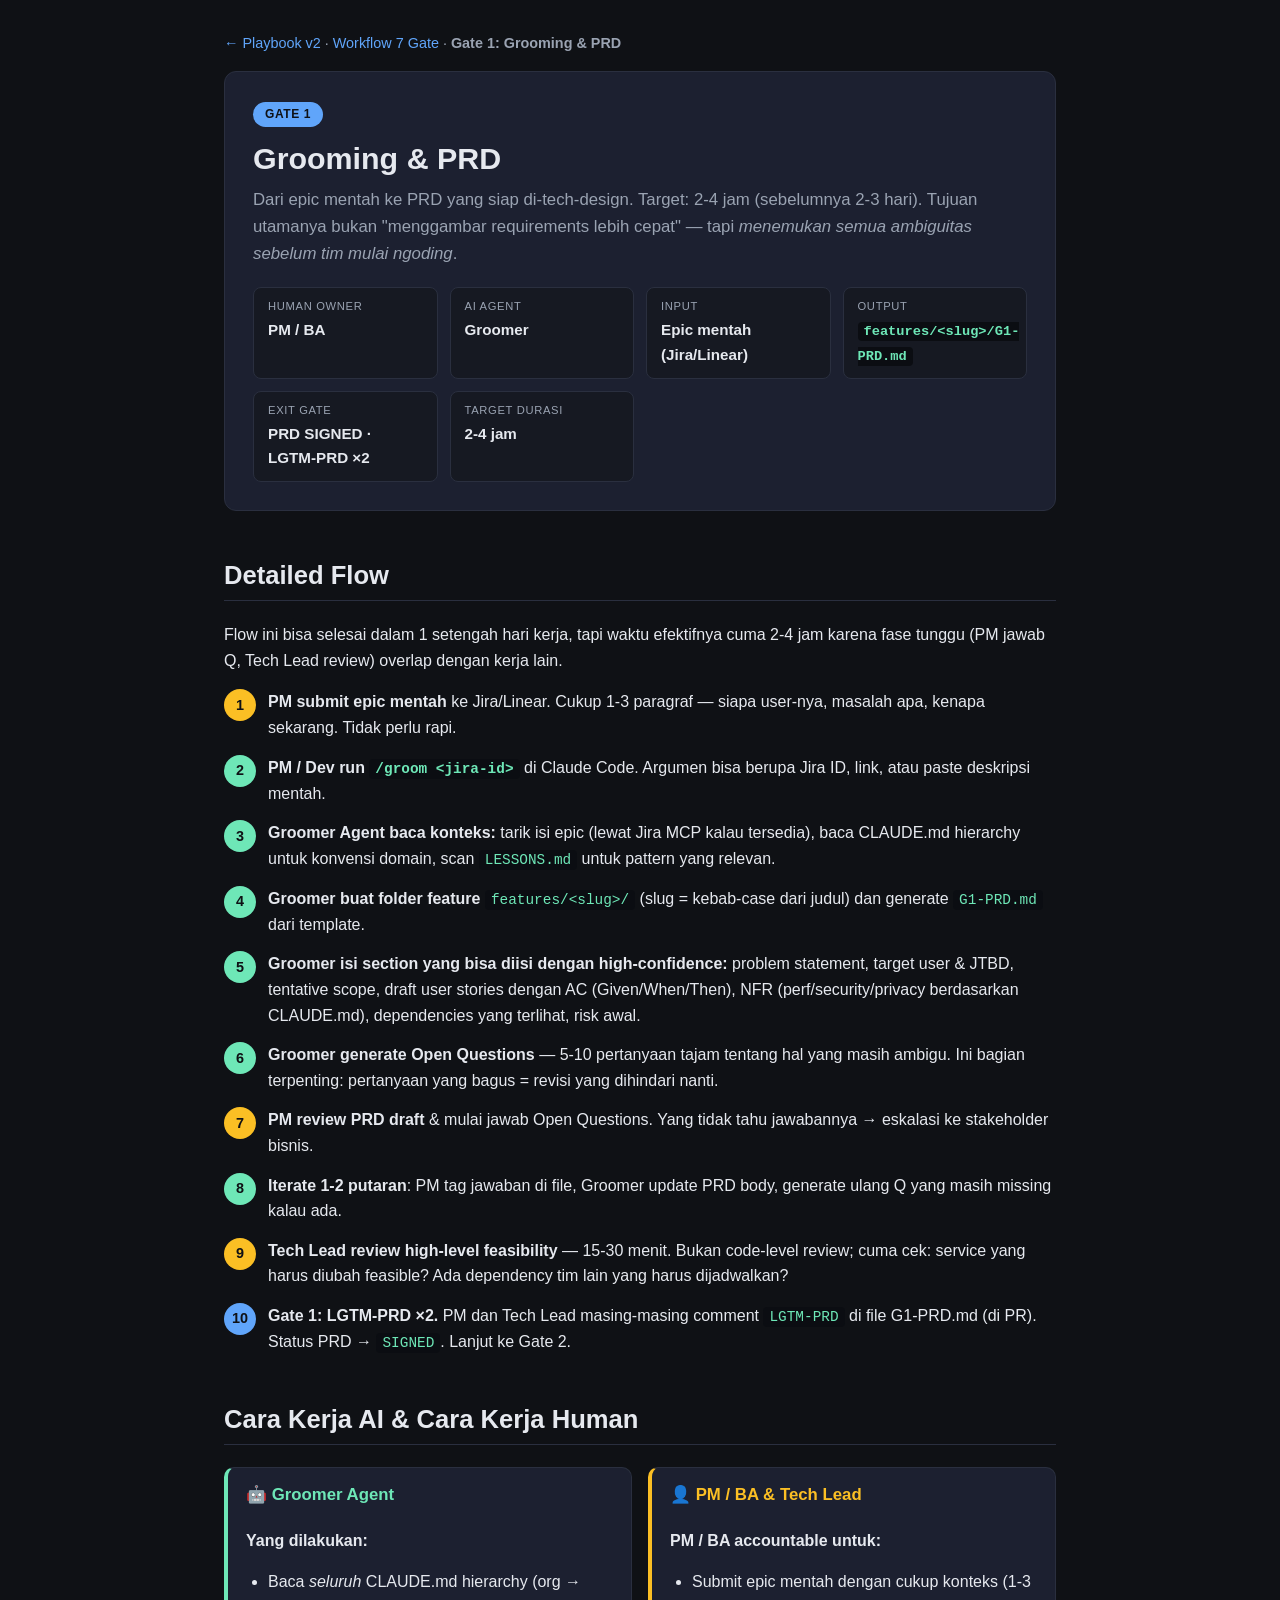
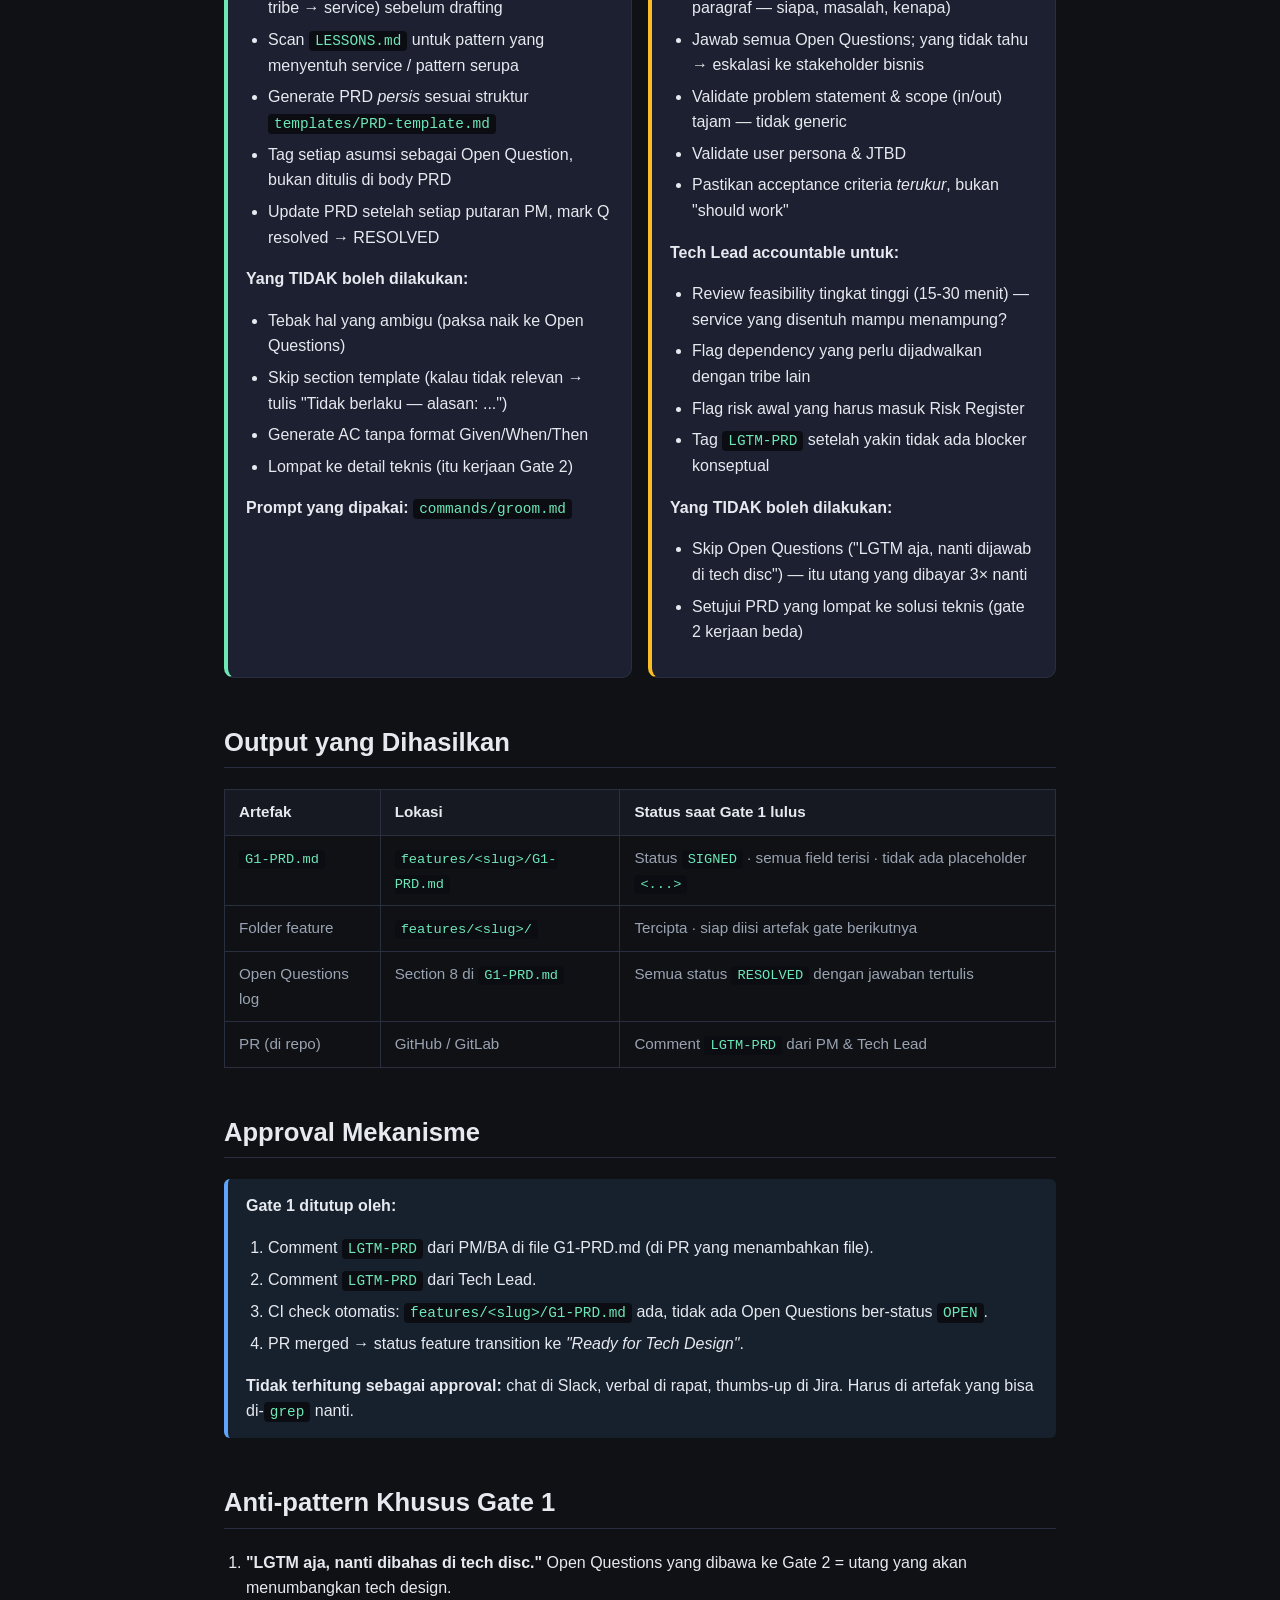
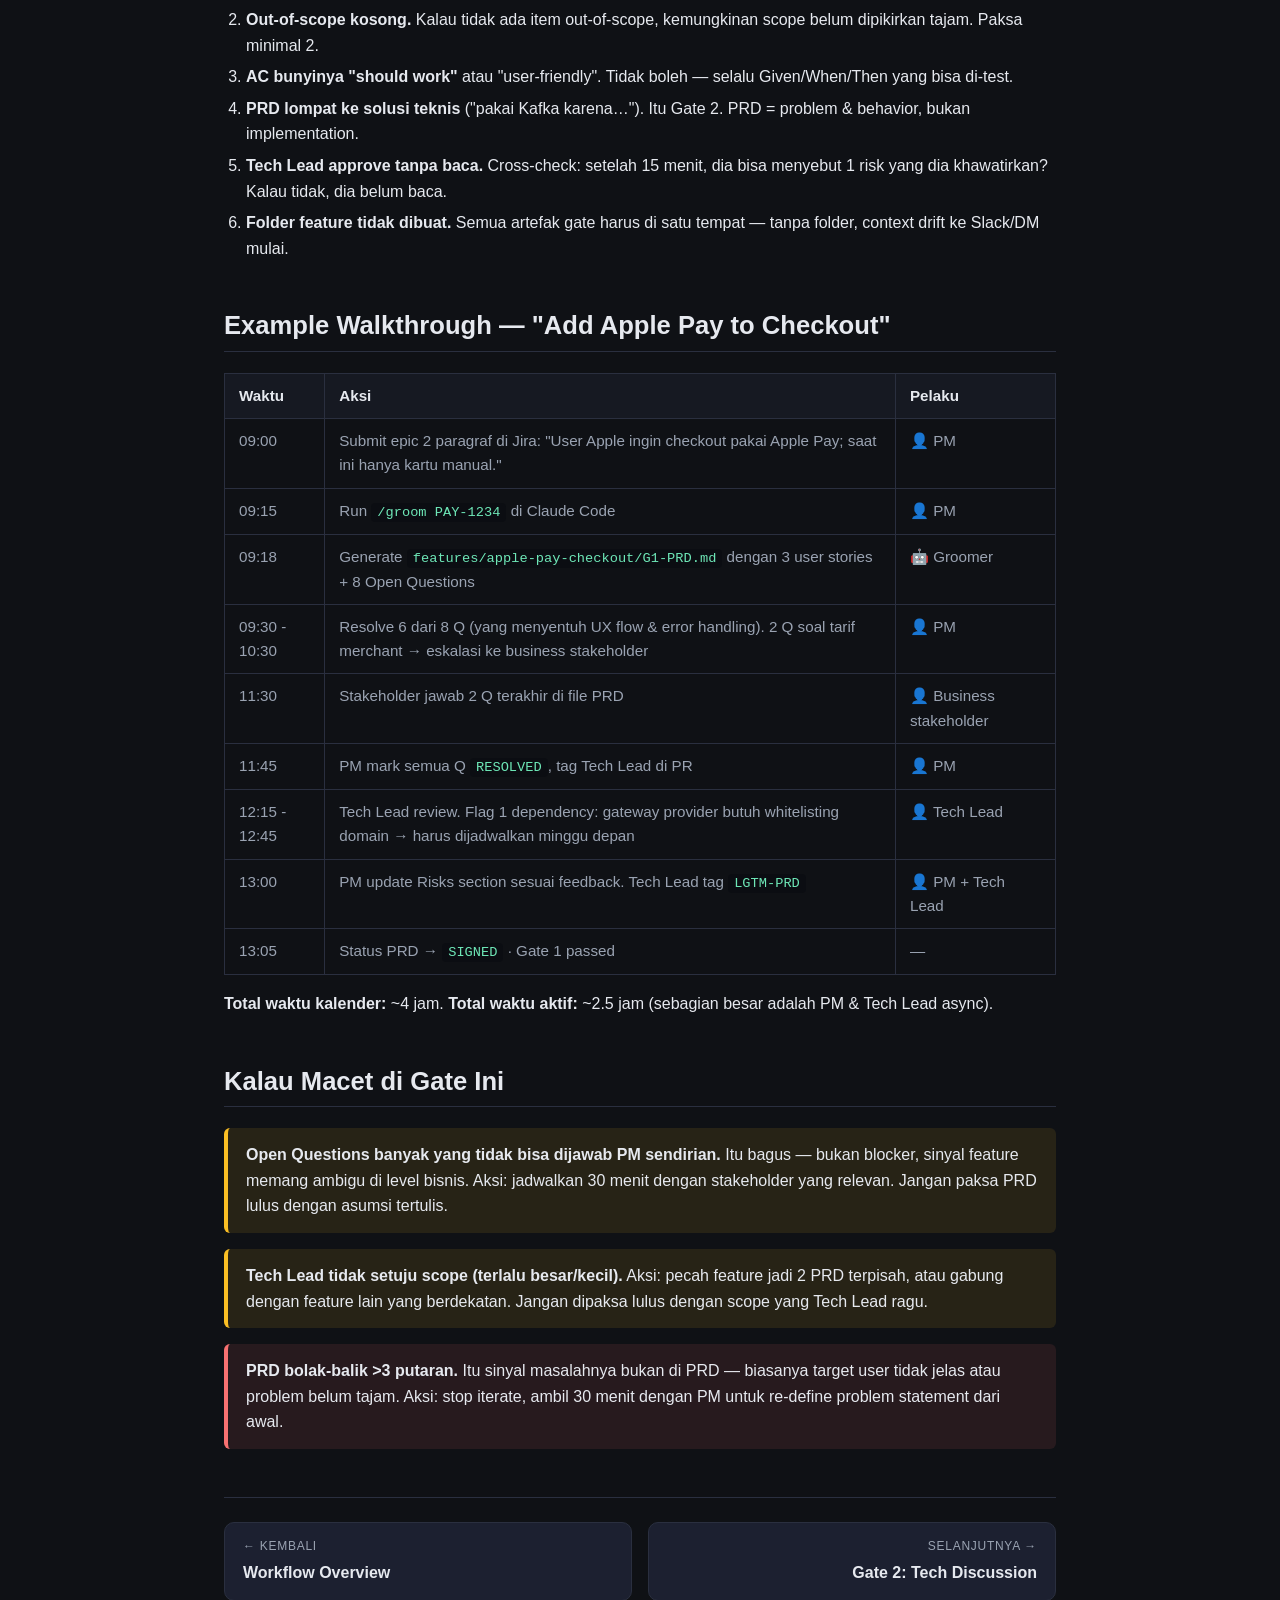
<file: phases/1-grooming.html>
<!DOCTYPE html>
<html lang="id">
<head>
<meta charset="UTF-8">
<meta name="viewport" content="width=device-width, initial-scale=1.0">
<title>Gate 1 · Grooming &amp; PRD — Playbook v2</title>
<link rel="stylesheet" href="../styles.css">
</head>
<body>
<div class="detail-page">

  <div class="breadcrumb">
    <a href="../index.html">← Playbook v2</a> · <a href="../index.html#workflow">Workflow 7 Gate</a> · <strong>Gate 1: Grooming &amp; PRD</strong>
  </div>

  <header class="detail-hero">
    <div class="gate-badge">GATE 1</div>
    <h1>Grooming &amp; PRD</h1>
    <p class="lead">Dari epic mentah ke PRD yang siap di-tech-design. Target: 2-4 jam (sebelumnya 2-3 hari). Tujuan utamanya bukan "menggambar requirements lebih cepat" — tapi <em>menemukan semua ambiguitas sebelum tim mulai ngoding</em>.</p>

    <div class="meta-grid">
      <div class="meta-item"><div class="lbl">Human Owner</div><div class="val">PM / BA</div></div>
      <div class="meta-item"><div class="lbl">AI Agent</div><div class="val">Groomer</div></div>
      <div class="meta-item"><div class="lbl">Input</div><div class="val">Epic mentah (Jira/Linear)</div></div>
      <div class="meta-item"><div class="lbl">Output</div><div class="val"><code>features/&lt;slug&gt;/G1-PRD.md</code></div></div>
      <div class="meta-item"><div class="lbl">Exit Gate</div><div class="val">PRD SIGNED · LGTM-PRD ×2</div></div>
      <div class="meta-item"><div class="lbl">Target Durasi</div><div class="val">2-4 jam</div></div>
    </div>
  </header>

  <h2>Detailed Flow</h2>
  <p>Flow ini bisa selesai dalam 1 setengah hari kerja, tapi waktu efektifnya cuma 2-4 jam karena fase tunggu (PM jawab Q, Tech Lead review) overlap dengan kerja lain.</p>

  <ol class="stepflow">
    <li class="human-step"><strong>PM submit epic mentah</strong> ke Jira/Linear. Cukup 1-3 paragraf — siapa user-nya, masalah apa, kenapa sekarang. Tidak perlu rapi.</li>
    <li class="ai-step"><strong>PM / Dev run <code>/groom &lt;jira-id&gt;</code></strong> di Claude Code. Argumen bisa berupa Jira ID, link, atau paste deskripsi mentah.</li>
    <li class="ai-step"><strong>Groomer Agent baca konteks:</strong> tarik isi epic (lewat Jira MCP kalau tersedia), baca CLAUDE.md hierarchy untuk konvensi domain, scan <code>LESSONS.md</code> untuk pattern yang relevan.</li>
    <li class="ai-step"><strong>Groomer buat folder feature</strong> <code>features/&lt;slug&gt;/</code> (slug = kebab-case dari judul) dan generate <code>G1-PRD.md</code> dari template.</li>
    <li class="ai-step"><strong>Groomer isi section yang bisa diisi dengan high-confidence:</strong> problem statement, target user &amp; JTBD, tentative scope, draft user stories dengan AC (Given/When/Then), NFR (perf/security/privacy berdasarkan CLAUDE.md), dependencies yang terlihat, risk awal.</li>
    <li class="ai-step"><strong>Groomer generate Open Questions</strong> — 5-10 pertanyaan tajam tentang hal yang masih ambigu. Ini bagian terpenting: pertanyaan yang bagus = revisi yang dihindari nanti.</li>
    <li class="human-step"><strong>PM review PRD draft</strong> &amp; mulai jawab Open Questions. Yang tidak tahu jawabannya → eskalasi ke stakeholder bisnis.</li>
    <li class="ai-step"><strong>Iterate 1-2 putaran</strong>: PM tag jawaban di file, Groomer update PRD body, generate ulang Q yang masih missing kalau ada.</li>
    <li class="human-step"><strong>Tech Lead review high-level feasibility</strong> — 15-30 menit. Bukan code-level review; cuma cek: service yang harus diubah feasible? Ada dependency tim lain yang harus dijadwalkan?</li>
    <li class="gate-step"><strong>Gate 1: LGTM-PRD ×2.</strong> PM dan Tech Lead masing-masing comment <code>LGTM-PRD</code> di file G1-PRD.md (di PR). Status PRD → <code>SIGNED</code>. Lanjut ke Gate 2.</li>
  </ol>

  <h2>Cara Kerja AI &amp; Cara Kerja Human</h2>

  <div class="swim">
    <div class="lane ai">
      <h4 class="ai-h">🤖 Groomer Agent</h4>
      <p><strong>Yang dilakukan:</strong></p>
      <ul>
        <li>Baca <em>seluruh</em> CLAUDE.md hierarchy (org → tribe → service) sebelum drafting</li>
        <li>Scan <code>LESSONS.md</code> untuk pattern yang menyentuh service / pattern serupa</li>
        <li>Generate PRD <em>persis</em> sesuai struktur <code>templates/PRD-template.md</code></li>
        <li>Tag setiap asumsi sebagai Open Question, bukan ditulis di body PRD</li>
        <li>Update PRD setelah setiap putaran PM, mark Q resolved → RESOLVED</li>
      </ul>
      <p><strong>Yang TIDAK boleh dilakukan:</strong></p>
      <ul>
        <li>Tebak hal yang ambigu (paksa naik ke Open Questions)</li>
        <li>Skip section template (kalau tidak relevan → tulis "Tidak berlaku — alasan: ...")</li>
        <li>Generate AC tanpa format Given/When/Then</li>
        <li>Lompat ke detail teknis (itu kerjaan Gate 2)</li>
      </ul>
      <p><strong>Prompt yang dipakai:</strong> <code>commands/groom.md</code></p>
    </div>

    <div class="lane human">
      <h4 class="human-h">👤 PM / BA &amp; Tech Lead</h4>
      <p><strong>PM / BA accountable untuk:</strong></p>
      <ul>
        <li>Submit epic mentah dengan cukup konteks (1-3 paragraf — siapa, masalah, kenapa)</li>
        <li>Jawab semua Open Questions; yang tidak tahu → eskalasi ke stakeholder bisnis</li>
        <li>Validate problem statement &amp; scope (in/out) tajam — tidak generic</li>
        <li>Validate user persona &amp; JTBD</li>
        <li>Pastikan acceptance criteria <em>terukur</em>, bukan "should work"</li>
      </ul>
      <p><strong>Tech Lead accountable untuk:</strong></p>
      <ul>
        <li>Review feasibility tingkat tinggi (15-30 menit) — service yang disentuh mampu menampung?</li>
        <li>Flag dependency yang perlu dijadwalkan dengan tribe lain</li>
        <li>Flag risk awal yang harus masuk Risk Register</li>
        <li>Tag <code>LGTM-PRD</code> setelah yakin tidak ada blocker konseptual</li>
      </ul>
      <p><strong>Yang TIDAK boleh dilakukan:</strong></p>
      <ul>
        <li>Skip Open Questions ("LGTM aja, nanti dijawab di tech disc") — itu utang yang dibayar 3× nanti</li>
        <li>Setujui PRD yang lompat ke solusi teknis (gate 2 kerjaan beda)</li>
      </ul>
    </div>
  </div>

  <h2>Output yang Dihasilkan</h2>
  <table>
    <tr><th>Artefak</th><th>Lokasi</th><th>Status saat Gate 1 lulus</th></tr>
    <tr><td><code>G1-PRD.md</code></td><td><code>features/&lt;slug&gt;/G1-PRD.md</code></td><td>Status <code>SIGNED</code> · semua field terisi · tidak ada placeholder <code>&lt;...&gt;</code></td></tr>
    <tr><td>Folder feature</td><td><code>features/&lt;slug&gt;/</code></td><td>Tercipta · siap diisi artefak gate berikutnya</td></tr>
    <tr><td>Open Questions log</td><td>Section 8 di <code>G1-PRD.md</code></td><td>Semua status <code>RESOLVED</code> dengan jawaban tertulis</td></tr>
    <tr><td>PR (di repo)</td><td>GitHub / GitLab</td><td>Comment <code>LGTM-PRD</code> dari PM &amp; Tech Lead</td></tr>
  </table>

  <h2>Approval Mekanisme</h2>
  <div class="callout">
    <strong>Gate 1 ditutup oleh:</strong>
    <ol>
      <li>Comment <code>LGTM-PRD</code> dari PM/BA di file G1-PRD.md (di PR yang menambahkan file).</li>
      <li>Comment <code>LGTM-PRD</code> dari Tech Lead.</li>
      <li>CI check otomatis: <code>features/&lt;slug&gt;/G1-PRD.md</code> ada, tidak ada Open Questions ber-status <code>OPEN</code>.</li>
      <li>PR merged → status feature transition ke <em>"Ready for Tech Design"</em>.</li>
    </ol>
    <strong>Tidak terhitung sebagai approval:</strong> chat di Slack, verbal di rapat, thumbs-up di Jira. Harus di artefak yang bisa di-<code>grep</code> nanti.
  </div>

  <h2>Anti-pattern Khusus Gate 1</h2>
  <ol>
    <li><strong>"LGTM aja, nanti dibahas di tech disc."</strong> Open Questions yang dibawa ke Gate 2 = utang yang akan menumbangkan tech design.</li>
    <li><strong>Out-of-scope kosong.</strong> Kalau tidak ada item out-of-scope, kemungkinan scope belum dipikirkan tajam. Paksa minimal 2.</li>
    <li><strong>AC bunyinya "should work"</strong> atau "user-friendly". Tidak boleh — selalu Given/When/Then yang bisa di-test.</li>
    <li><strong>PRD lompat ke solusi teknis</strong> ("pakai Kafka karena…"). Itu Gate 2. PRD = problem &amp; behavior, bukan implementation.</li>
    <li><strong>Tech Lead approve tanpa baca.</strong> Cross-check: setelah 15 menit, dia bisa menyebut 1 risk yang dia khawatirkan? Kalau tidak, dia belum baca.</li>
    <li><strong>Folder feature tidak dibuat.</strong> Semua artefak gate harus di satu tempat — tanpa folder, context drift ke Slack/DM mulai.</li>
  </ol>

  <h2>Example Walkthrough — "Add Apple Pay to Checkout"</h2>
  <table>
    <tr><th>Waktu</th><th>Aksi</th><th>Pelaku</th></tr>
    <tr><td>09:00</td><td>Submit epic 2 paragraf di Jira: "User Apple ingin checkout pakai Apple Pay; saat ini hanya kartu manual."</td><td>👤 PM</td></tr>
    <tr><td>09:15</td><td>Run <code>/groom PAY-1234</code> di Claude Code</td><td>👤 PM</td></tr>
    <tr><td>09:18</td><td>Generate <code>features/apple-pay-checkout/G1-PRD.md</code> dengan 3 user stories + 8 Open Questions</td><td>🤖 Groomer</td></tr>
    <tr><td>09:30 - 10:30</td><td>Resolve 6 dari 8 Q (yang menyentuh UX flow &amp; error handling). 2 Q soal tarif merchant → eskalasi ke business stakeholder</td><td>👤 PM</td></tr>
    <tr><td>11:30</td><td>Stakeholder jawab 2 Q terakhir di file PRD</td><td>👤 Business stakeholder</td></tr>
    <tr><td>11:45</td><td>PM mark semua Q <code>RESOLVED</code>, tag Tech Lead di PR</td><td>👤 PM</td></tr>
    <tr><td>12:15 - 12:45</td><td>Tech Lead review. Flag 1 dependency: gateway provider butuh whitelisting domain → harus dijadwalkan minggu depan</td><td>👤 Tech Lead</td></tr>
    <tr><td>13:00</td><td>PM update Risks section sesuai feedback. Tech Lead tag <code>LGTM-PRD</code></td><td>👤 PM + Tech Lead</td></tr>
    <tr><td>13:05</td><td>Status PRD → <code>SIGNED</code> · Gate 1 passed</td><td>—</td></tr>
  </table>
  <p><strong>Total waktu kalender:</strong> ~4 jam. <strong>Total waktu aktif:</strong> ~2.5 jam (sebagian besar adalah PM &amp; Tech Lead async).</p>

  <h2>Kalau Macet di Gate Ini</h2>
  <div class="callout warn">
    <strong>Open Questions banyak yang tidak bisa dijawab PM sendirian.</strong> Itu bagus — bukan blocker, sinyal feature memang ambigu di level bisnis. Aksi: jadwalkan 30 menit dengan stakeholder yang relevan. Jangan paksa PRD lulus dengan asumsi tertulis.
  </div>
  <div class="callout warn">
    <strong>Tech Lead tidak setuju scope (terlalu besar/kecil).</strong> Aksi: pecah feature jadi 2 PRD terpisah, atau gabung dengan feature lain yang berdekatan. Jangan dipaksa lulus dengan scope yang Tech Lead ragu.
  </div>
  <div class="callout danger">
    <strong>PRD bolak-balik &gt;3 putaran.</strong> Itu sinyal masalahnya bukan di PRD — biasanya target user tidak jelas atau problem belum tajam. Aksi: stop iterate, ambil 30 menit dengan PM untuk re-define problem statement dari awal.
  </div>

  <nav class="phase-nav">
    <a href="../index.html#workflow" class="prev">
      <div class="nav-label">← Kembali</div>
      <div class="nav-title">Workflow Overview</div>
    </a>
    <a href="2-tech-design.html" class="next">
      <div class="nav-label">Selanjutnya →</div>
      <div class="nav-title">Gate 2: Tech Discussion</div>
    </a>
  </nav>

</div>
</body>
</html>
</file>
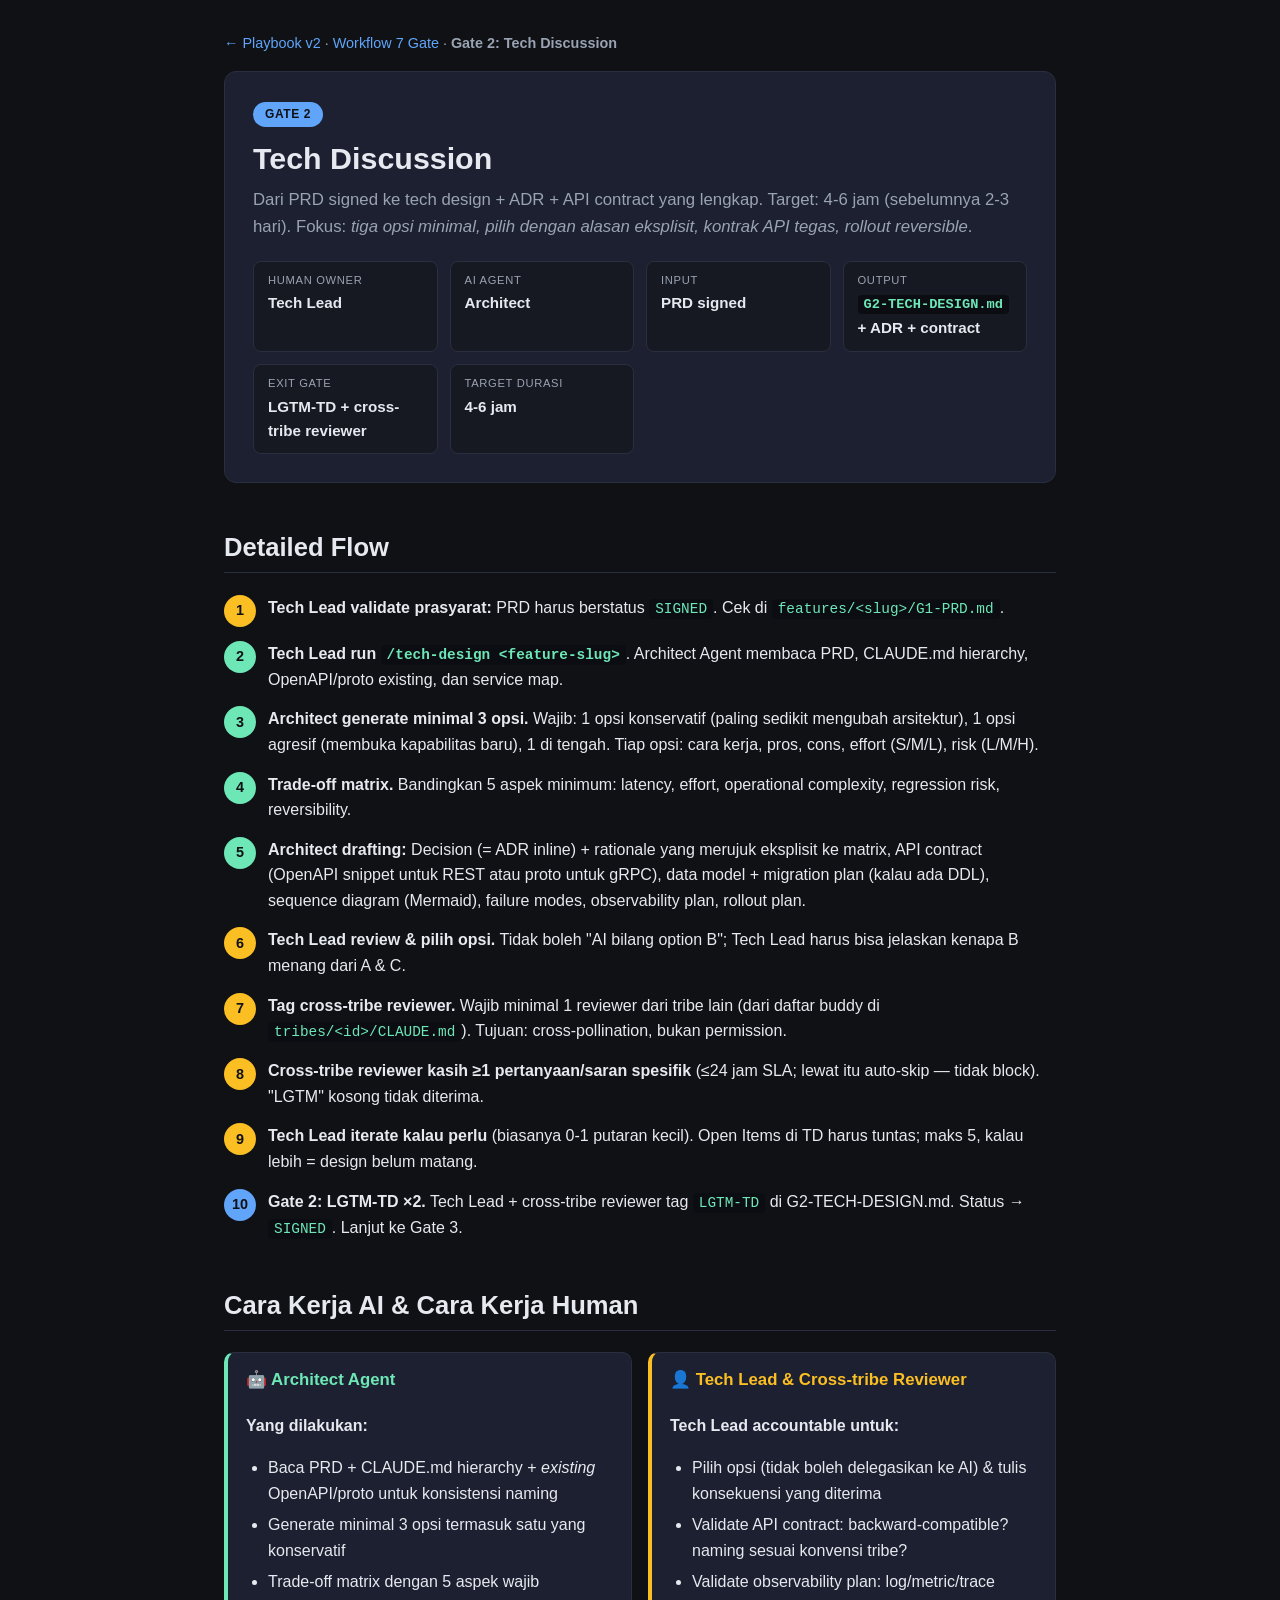
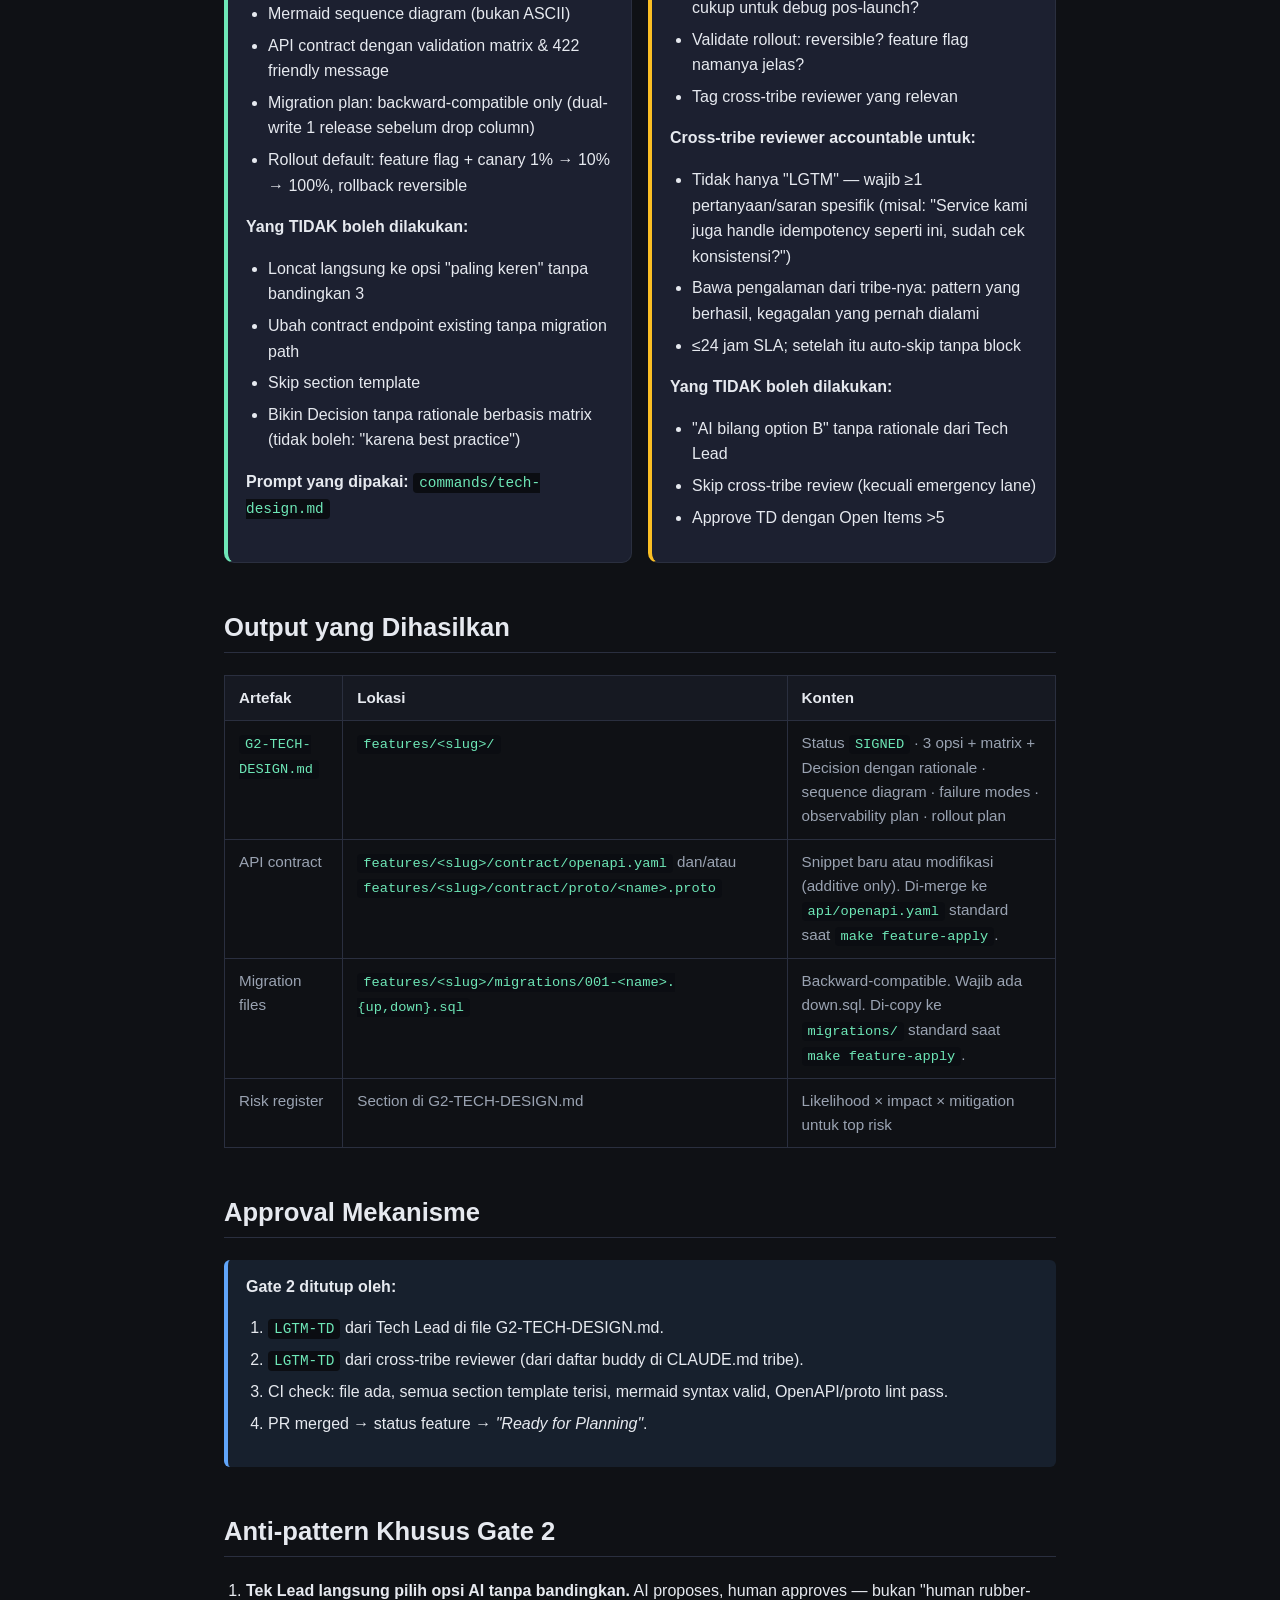
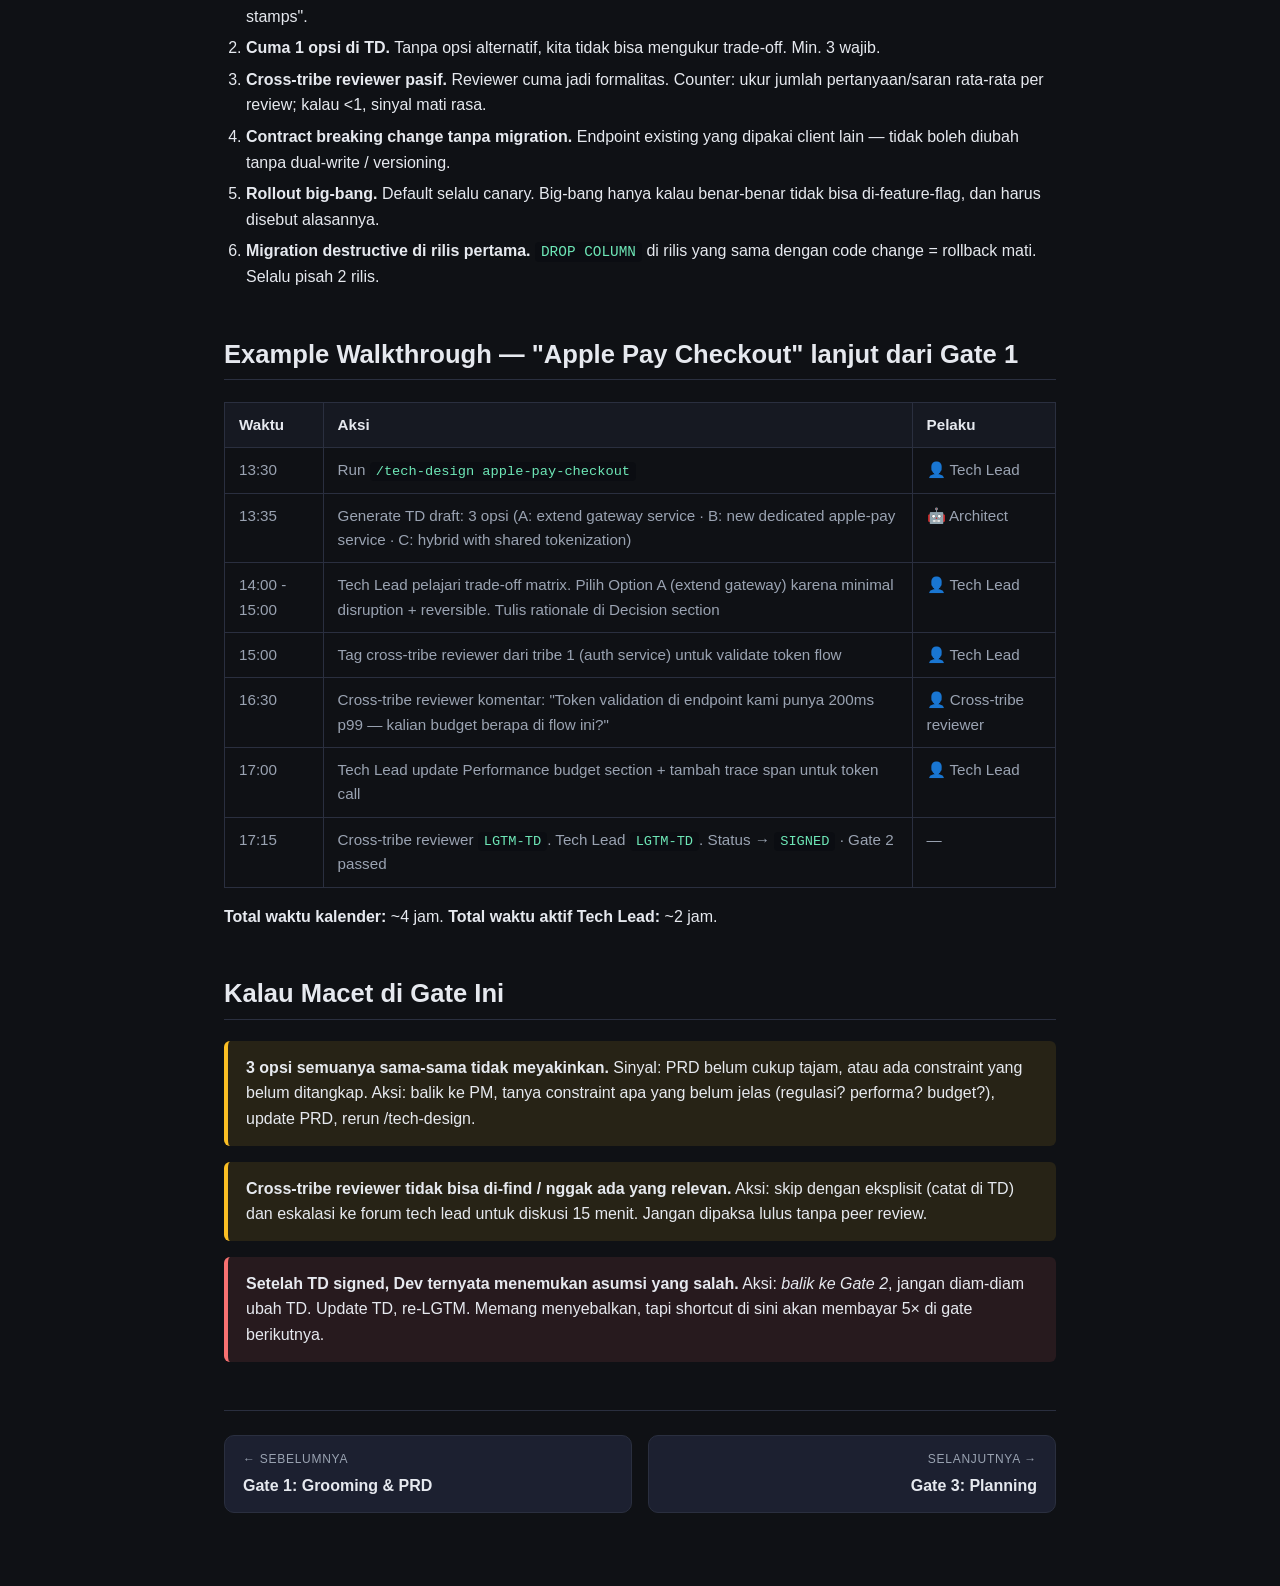
<file: phases/2-tech-design.html>
<!DOCTYPE html>
<html lang="id">
<head>
<meta charset="UTF-8">
<meta name="viewport" content="width=device-width, initial-scale=1.0">
<title>Gate 2 · Tech Discussion — Playbook v2</title>
<link rel="stylesheet" href="../styles.css">
</head>
<body>
<div class="detail-page">

  <div class="breadcrumb">
    <a href="../index.html">← Playbook v2</a> · <a href="../index.html#workflow">Workflow 7 Gate</a> · <strong>Gate 2: Tech Discussion</strong>
  </div>

  <header class="detail-hero">
    <div class="gate-badge">GATE 2</div>
    <h1>Tech Discussion</h1>
    <p class="lead">Dari PRD signed ke tech design + ADR + API contract yang lengkap. Target: 4-6 jam (sebelumnya 2-3 hari). Fokus: <em>tiga opsi minimal, pilih dengan alasan eksplisit, kontrak API tegas, rollout reversible</em>.</p>

    <div class="meta-grid">
      <div class="meta-item"><div class="lbl">Human Owner</div><div class="val">Tech Lead</div></div>
      <div class="meta-item"><div class="lbl">AI Agent</div><div class="val">Architect</div></div>
      <div class="meta-item"><div class="lbl">Input</div><div class="val">PRD signed</div></div>
      <div class="meta-item"><div class="lbl">Output</div><div class="val"><code>G2-TECH-DESIGN.md</code> + ADR + contract</div></div>
      <div class="meta-item"><div class="lbl">Exit Gate</div><div class="val">LGTM-TD + cross-tribe reviewer</div></div>
      <div class="meta-item"><div class="lbl">Target Durasi</div><div class="val">4-6 jam</div></div>
    </div>
  </header>

  <h2>Detailed Flow</h2>
  <ol class="stepflow">
    <li class="human-step"><strong>Tech Lead validate prasyarat:</strong> PRD harus berstatus <code>SIGNED</code>. Cek di <code>features/&lt;slug&gt;/G1-PRD.md</code>.</li>
    <li class="ai-step"><strong>Tech Lead run <code>/tech-design &lt;feature-slug&gt;</code></strong>. Architect Agent membaca PRD, CLAUDE.md hierarchy, OpenAPI/proto existing, dan service map.</li>
    <li class="ai-step"><strong>Architect generate minimal 3 opsi.</strong> Wajib: 1 opsi konservatif (paling sedikit mengubah arsitektur), 1 opsi agresif (membuka kapabilitas baru), 1 di tengah. Tiap opsi: cara kerja, pros, cons, effort (S/M/L), risk (L/M/H).</li>
    <li class="ai-step"><strong>Trade-off matrix.</strong> Bandingkan 5 aspek minimum: latency, effort, operational complexity, regression risk, reversibility.</li>
    <li class="ai-step"><strong>Architect drafting:</strong> Decision (= ADR inline) + rationale yang merujuk eksplisit ke matrix, API contract (OpenAPI snippet untuk REST atau proto untuk gRPC), data model + migration plan (kalau ada DDL), sequence diagram (Mermaid), failure modes, observability plan, rollout plan.</li>
    <li class="human-step"><strong>Tech Lead review &amp; pilih opsi.</strong> Tidak boleh "AI bilang option B"; Tech Lead harus bisa jelaskan kenapa B menang dari A &amp; C.</li>
    <li class="human-step"><strong>Tag cross-tribe reviewer.</strong> Wajib minimal 1 reviewer dari tribe lain (dari daftar buddy di <code>tribes/&lt;id&gt;/CLAUDE.md</code>). Tujuan: cross-pollination, bukan permission.</li>
    <li class="human-step"><strong>Cross-tribe reviewer kasih ≥1 pertanyaan/saran spesifik</strong> (≤24 jam SLA; lewat itu auto-skip — tidak block). "LGTM" kosong tidak diterima.</li>
    <li class="human-step"><strong>Tech Lead iterate kalau perlu</strong> (biasanya 0-1 putaran kecil). Open Items di TD harus tuntas; maks 5, kalau lebih = design belum matang.</li>
    <li class="gate-step"><strong>Gate 2: LGTM-TD ×2.</strong> Tech Lead + cross-tribe reviewer tag <code>LGTM-TD</code> di G2-TECH-DESIGN.md. Status → <code>SIGNED</code>. Lanjut ke Gate 3.</li>
  </ol>

  <h2>Cara Kerja AI &amp; Cara Kerja Human</h2>

  <div class="swim">
    <div class="lane ai">
      <h4 class="ai-h">🤖 Architect Agent</h4>
      <p><strong>Yang dilakukan:</strong></p>
      <ul>
        <li>Baca PRD + CLAUDE.md hierarchy + <em>existing</em> OpenAPI/proto untuk konsistensi naming</li>
        <li>Generate minimal 3 opsi termasuk satu yang konservatif</li>
        <li>Trade-off matrix dengan 5 aspek wajib</li>
        <li>Mermaid sequence diagram (bukan ASCII)</li>
        <li>API contract dengan validation matrix &amp; 422 friendly message</li>
        <li>Migration plan: backward-compatible only (dual-write 1 release sebelum drop column)</li>
        <li>Rollout default: feature flag + canary 1% → 10% → 100%, rollback reversible</li>
      </ul>
      <p><strong>Yang TIDAK boleh dilakukan:</strong></p>
      <ul>
        <li>Loncat langsung ke opsi "paling keren" tanpa bandingkan 3</li>
        <li>Ubah contract endpoint existing tanpa migration path</li>
        <li>Skip section template</li>
        <li>Bikin Decision tanpa rationale berbasis matrix (tidak boleh: "karena best practice")</li>
      </ul>
      <p><strong>Prompt yang dipakai:</strong> <code>commands/tech-design.md</code></p>
    </div>

    <div class="lane human">
      <h4 class="human-h">👤 Tech Lead &amp; Cross-tribe Reviewer</h4>
      <p><strong>Tech Lead accountable untuk:</strong></p>
      <ul>
        <li>Pilih opsi (tidak boleh delegasikan ke AI) &amp; tulis konsekuensi yang diterima</li>
        <li>Validate API contract: backward-compatible? naming sesuai konvensi tribe?</li>
        <li>Validate observability plan: log/metric/trace cukup untuk debug pos-launch?</li>
        <li>Validate rollout: reversible? feature flag namanya jelas?</li>
        <li>Tag cross-tribe reviewer yang relevan</li>
      </ul>
      <p><strong>Cross-tribe reviewer accountable untuk:</strong></p>
      <ul>
        <li>Tidak hanya "LGTM" — wajib ≥1 pertanyaan/saran spesifik (misal: "Service kami juga handle idempotency seperti ini, sudah cek konsistensi?")</li>
        <li>Bawa pengalaman dari tribe-nya: pattern yang berhasil, kegagalan yang pernah dialami</li>
        <li>≤24 jam SLA; setelah itu auto-skip tanpa block</li>
      </ul>
      <p><strong>Yang TIDAK boleh dilakukan:</strong></p>
      <ul>
        <li>"AI bilang option B" tanpa rationale dari Tech Lead</li>
        <li>Skip cross-tribe review (kecuali emergency lane)</li>
        <li>Approve TD dengan Open Items &gt;5</li>
      </ul>
    </div>
  </div>

  <h2>Output yang Dihasilkan</h2>
  <table>
    <tr><th>Artefak</th><th>Lokasi</th><th>Konten</th></tr>
    <tr><td><code>G2-TECH-DESIGN.md</code></td><td><code>features/&lt;slug&gt;/</code></td><td>Status <code>SIGNED</code> · 3 opsi + matrix + Decision dengan rationale · sequence diagram · failure modes · observability plan · rollout plan</td></tr>
    <tr><td>API contract</td><td><code>features/&lt;slug&gt;/contract/openapi.yaml</code> dan/atau <code>features/&lt;slug&gt;/contract/proto/&lt;name&gt;.proto</code></td><td>Snippet baru atau modifikasi (additive only). Di-merge ke <code>api/openapi.yaml</code> standard saat <code>make feature-apply</code>.</td></tr>
    <tr><td>Migration files</td><td><code>features/&lt;slug&gt;/migrations/001-&lt;name&gt;.{up,down}.sql</code></td><td>Backward-compatible. Wajib ada down.sql. Di-copy ke <code>migrations/</code> standard saat <code>make feature-apply</code>.</td></tr>
    <tr><td>Risk register</td><td>Section di G2-TECH-DESIGN.md</td><td>Likelihood × impact × mitigation untuk top risk</td></tr>
  </table>

  <h2>Approval Mekanisme</h2>
  <div class="callout">
    <strong>Gate 2 ditutup oleh:</strong>
    <ol>
      <li><code>LGTM-TD</code> dari Tech Lead di file G2-TECH-DESIGN.md.</li>
      <li><code>LGTM-TD</code> dari cross-tribe reviewer (dari daftar buddy di CLAUDE.md tribe).</li>
      <li>CI check: file ada, semua section template terisi, mermaid syntax valid, OpenAPI/proto lint pass.</li>
      <li>PR merged → status feature → <em>"Ready for Planning"</em>.</li>
    </ol>
  </div>

  <h2>Anti-pattern Khusus Gate 2</h2>
  <ol>
    <li><strong>Tek Lead langsung pilih opsi AI tanpa bandingkan.</strong> AI proposes, human approves — bukan "human rubber-stamps".</li>
    <li><strong>Cuma 1 opsi di TD.</strong> Tanpa opsi alternatif, kita tidak bisa mengukur trade-off. Min. 3 wajib.</li>
    <li><strong>Cross-tribe reviewer pasif.</strong> Reviewer cuma jadi formalitas. Counter: ukur jumlah pertanyaan/saran rata-rata per review; kalau &lt;1, sinyal mati rasa.</li>
    <li><strong>Contract breaking change tanpa migration.</strong> Endpoint existing yang dipakai client lain — tidak boleh diubah tanpa dual-write / versioning.</li>
    <li><strong>Rollout big-bang.</strong> Default selalu canary. Big-bang hanya kalau benar-benar tidak bisa di-feature-flag, dan harus disebut alasannya.</li>
    <li><strong>Migration destructive di rilis pertama.</strong> <code>DROP COLUMN</code> di rilis yang sama dengan code change = rollback mati. Selalu pisah 2 rilis.</li>
  </ol>

  <h2>Example Walkthrough — "Apple Pay Checkout" lanjut dari Gate 1</h2>
  <table>
    <tr><th>Waktu</th><th>Aksi</th><th>Pelaku</th></tr>
    <tr><td>13:30</td><td>Run <code>/tech-design apple-pay-checkout</code></td><td>👤 Tech Lead</td></tr>
    <tr><td>13:35</td><td>Generate TD draft: 3 opsi (A: extend gateway service · B: new dedicated apple-pay service · C: hybrid with shared tokenization)</td><td>🤖 Architect</td></tr>
    <tr><td>14:00 - 15:00</td><td>Tech Lead pelajari trade-off matrix. Pilih Option A (extend gateway) karena minimal disruption + reversible. Tulis rationale di Decision section</td><td>👤 Tech Lead</td></tr>
    <tr><td>15:00</td><td>Tag cross-tribe reviewer dari tribe 1 (auth service) untuk validate token flow</td><td>👤 Tech Lead</td></tr>
    <tr><td>16:30</td><td>Cross-tribe reviewer komentar: "Token validation di endpoint kami punya 200ms p99 — kalian budget berapa di flow ini?"</td><td>👤 Cross-tribe reviewer</td></tr>
    <tr><td>17:00</td><td>Tech Lead update Performance budget section + tambah trace span untuk token call</td><td>👤 Tech Lead</td></tr>
    <tr><td>17:15</td><td>Cross-tribe reviewer <code>LGTM-TD</code>. Tech Lead <code>LGTM-TD</code>. Status → <code>SIGNED</code> · Gate 2 passed</td><td>—</td></tr>
  </table>
  <p><strong>Total waktu kalender:</strong> ~4 jam. <strong>Total waktu aktif Tech Lead:</strong> ~2 jam.</p>

  <h2>Kalau Macet di Gate Ini</h2>
  <div class="callout warn">
    <strong>3 opsi semuanya sama-sama tidak meyakinkan.</strong> Sinyal: PRD belum cukup tajam, atau ada constraint yang belum ditangkap. Aksi: balik ke PM, tanya constraint apa yang belum jelas (regulasi? performa? budget?), update PRD, rerun /tech-design.
  </div>
  <div class="callout warn">
    <strong>Cross-tribe reviewer tidak bisa di-find / nggak ada yang relevan.</strong> Aksi: skip dengan eksplisit (catat di TD) dan eskalasi ke forum tech lead untuk diskusi 15 menit. Jangan dipaksa lulus tanpa peer review.
  </div>
  <div class="callout danger">
    <strong>Setelah TD signed, Dev ternyata menemukan asumsi yang salah.</strong> Aksi: <em>balik ke Gate 2</em>, jangan diam-diam ubah TD. Update TD, re-LGTM. Memang menyebalkan, tapi shortcut di sini akan membayar 5× di gate berikutnya.
  </div>

  <nav class="phase-nav">
    <a href="1-grooming.html" class="prev">
      <div class="nav-label">← Sebelumnya</div>
      <div class="nav-title">Gate 1: Grooming &amp; PRD</div>
    </a>
    <a href="3-planning.html" class="next">
      <div class="nav-label">Selanjutnya →</div>
      <div class="nav-title">Gate 3: Planning</div>
    </a>
  </nav>

</div>
</body>
</html>
</file>
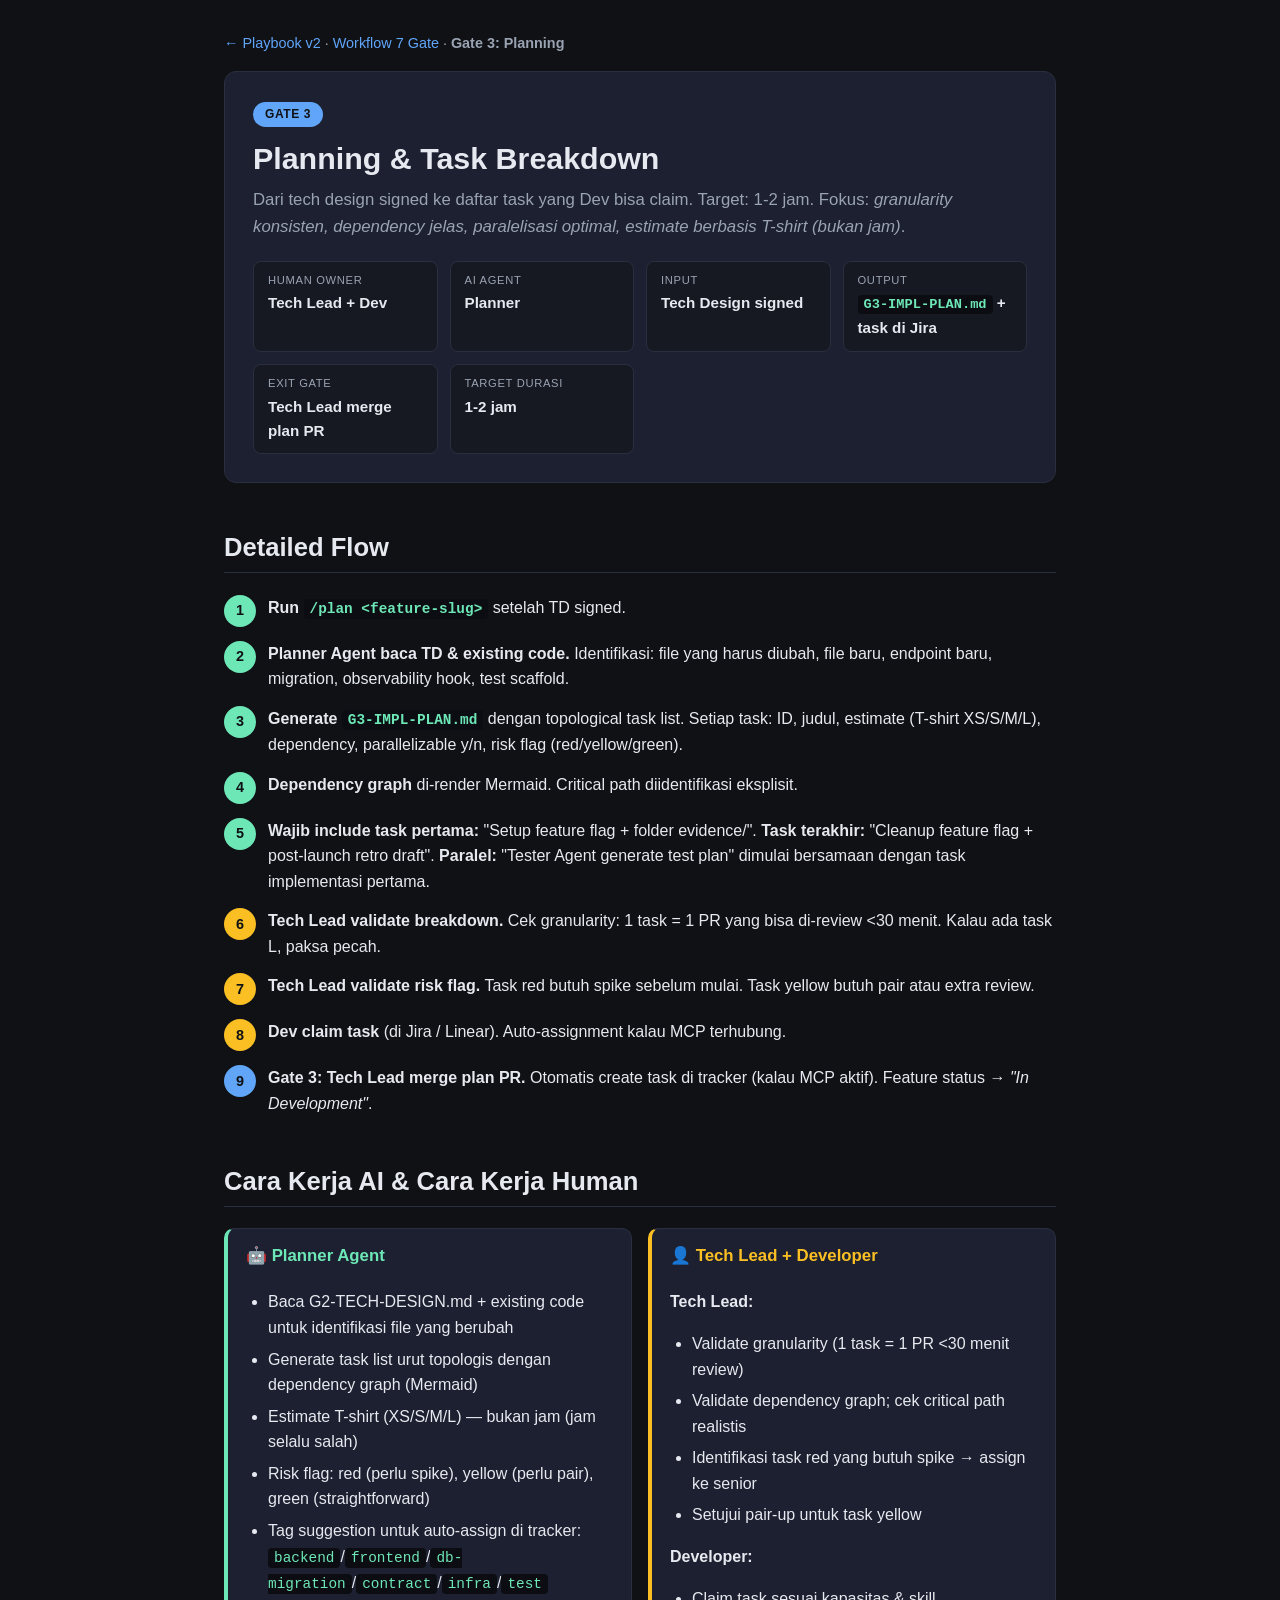
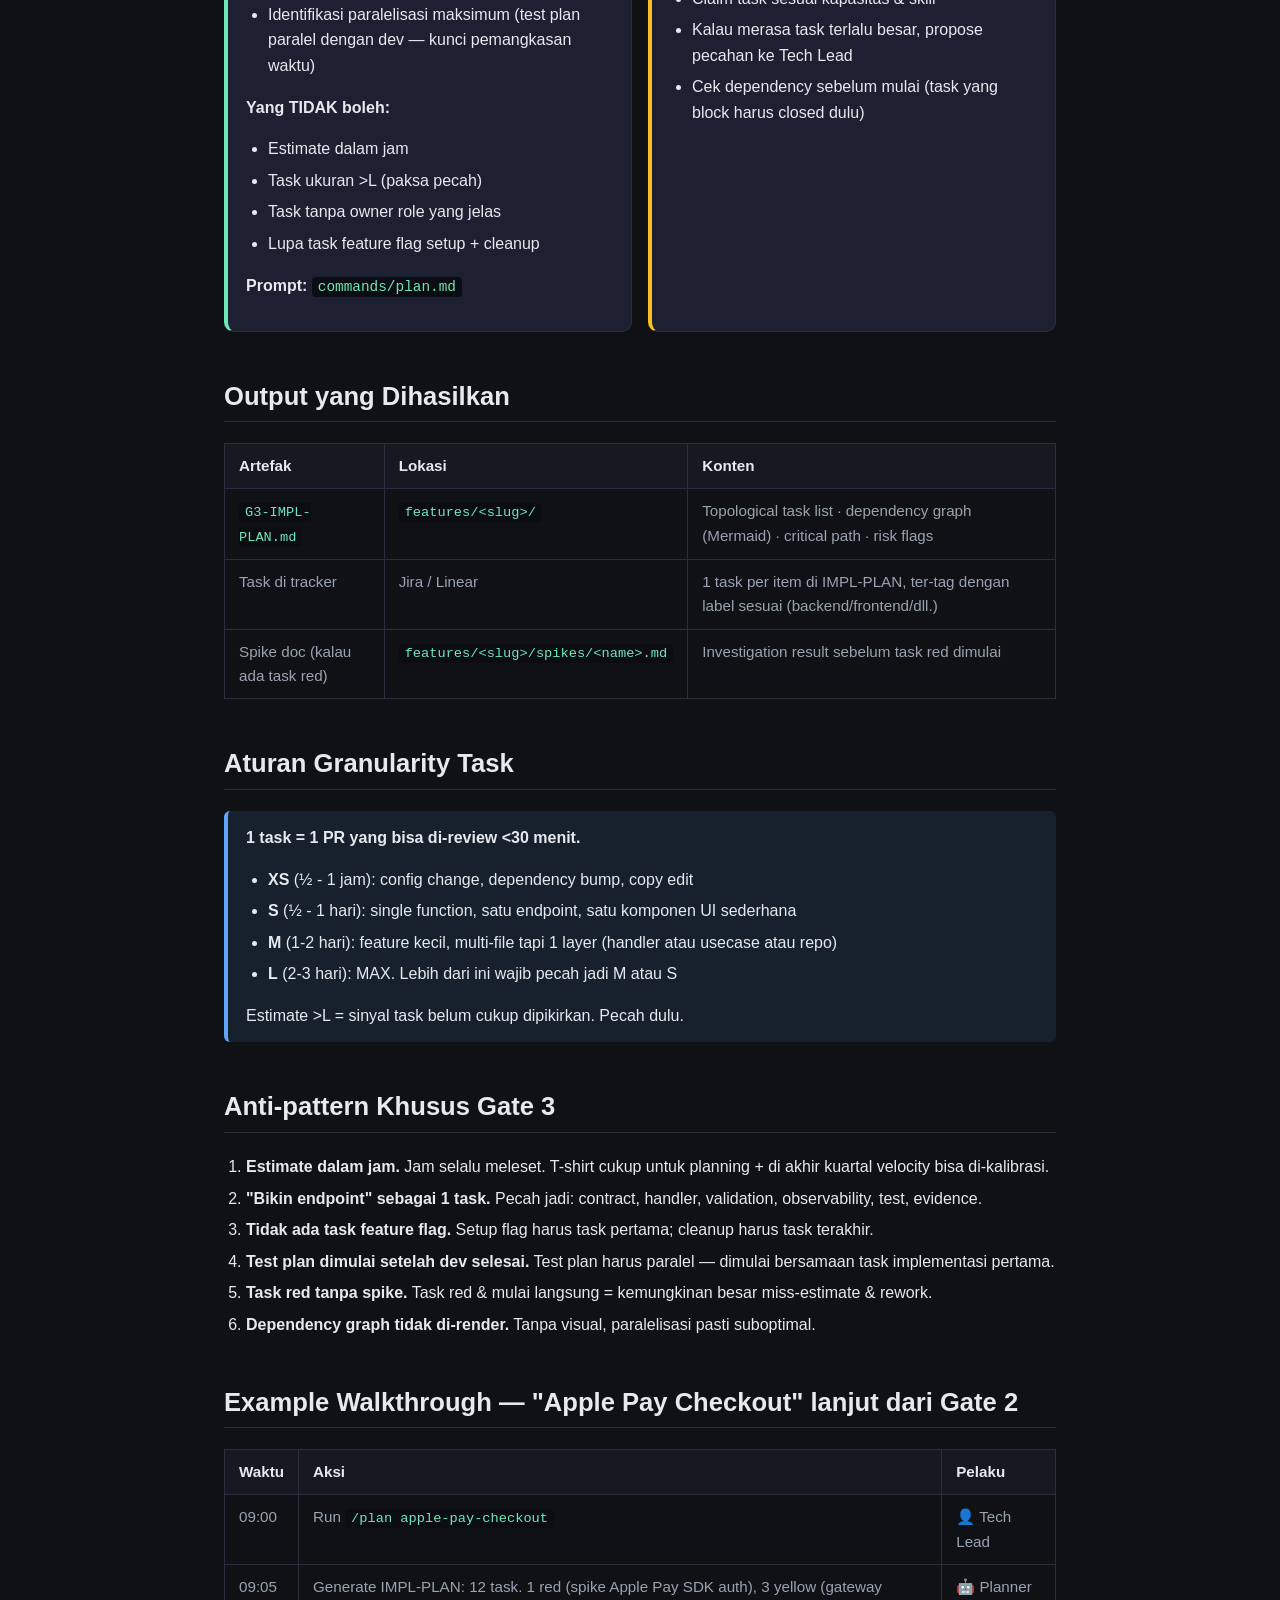
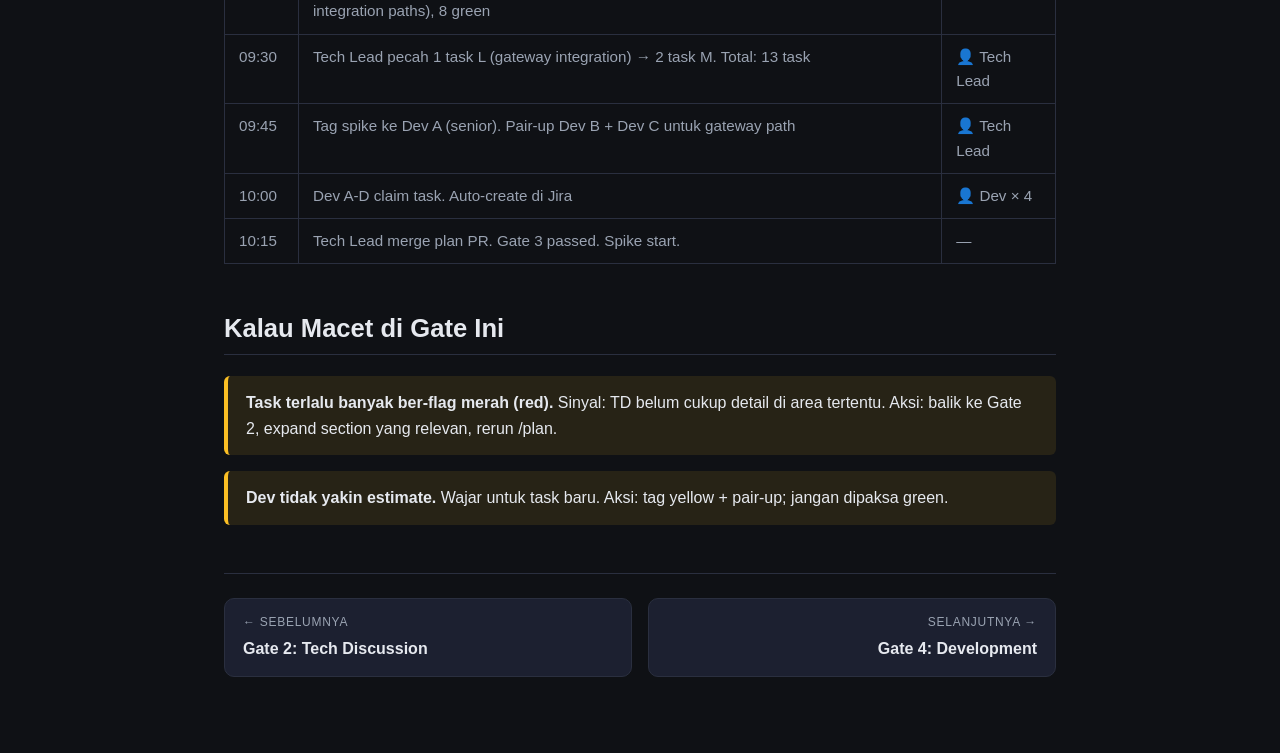
<file: phases/3-planning.html>
<!DOCTYPE html>
<html lang="id">
<head>
<meta charset="UTF-8">
<meta name="viewport" content="width=device-width, initial-scale=1.0">
<title>Gate 3 · Planning &amp; Task Breakdown — Playbook v2</title>
<link rel="stylesheet" href="../styles.css">
</head>
<body>
<div class="detail-page">

  <div class="breadcrumb">
    <a href="../index.html">← Playbook v2</a> · <a href="../index.html#workflow">Workflow 7 Gate</a> · <strong>Gate 3: Planning</strong>
  </div>

  <header class="detail-hero">
    <div class="gate-badge">GATE 3</div>
    <h1>Planning &amp; Task Breakdown</h1>
    <p class="lead">Dari tech design signed ke daftar task yang Dev bisa claim. Target: 1-2 jam. Fokus: <em>granularity konsisten, dependency jelas, paralelisasi optimal, estimate berbasis T-shirt (bukan jam)</em>.</p>

    <div class="meta-grid">
      <div class="meta-item"><div class="lbl">Human Owner</div><div class="val">Tech Lead + Dev</div></div>
      <div class="meta-item"><div class="lbl">AI Agent</div><div class="val">Planner</div></div>
      <div class="meta-item"><div class="lbl">Input</div><div class="val">Tech Design signed</div></div>
      <div class="meta-item"><div class="lbl">Output</div><div class="val"><code>G3-IMPL-PLAN.md</code> + task di Jira</div></div>
      <div class="meta-item"><div class="lbl">Exit Gate</div><div class="val">Tech Lead merge plan PR</div></div>
      <div class="meta-item"><div class="lbl">Target Durasi</div><div class="val">1-2 jam</div></div>
    </div>
  </header>

  <h2>Detailed Flow</h2>
  <ol class="stepflow">
    <li class="ai-step"><strong>Run <code>/plan &lt;feature-slug&gt;</code></strong> setelah TD signed.</li>
    <li class="ai-step"><strong>Planner Agent baca TD &amp; existing code.</strong> Identifikasi: file yang harus diubah, file baru, endpoint baru, migration, observability hook, test scaffold.</li>
    <li class="ai-step"><strong>Generate <code>G3-IMPL-PLAN.md</code></strong> dengan topological task list. Setiap task: ID, judul, estimate (T-shirt XS/S/M/L), dependency, parallelizable y/n, risk flag (red/yellow/green).</li>
    <li class="ai-step"><strong>Dependency graph</strong> di-render Mermaid. Critical path diidentifikasi eksplisit.</li>
    <li class="ai-step"><strong>Wajib include task pertama:</strong> "Setup feature flag + folder evidence/". <strong>Task terakhir:</strong> "Cleanup feature flag + post-launch retro draft". <strong>Paralel:</strong> "Tester Agent generate test plan" dimulai bersamaan dengan task implementasi pertama.</li>
    <li class="human-step"><strong>Tech Lead validate breakdown.</strong> Cek granularity: 1 task = 1 PR yang bisa di-review &lt;30 menit. Kalau ada task L, paksa pecah.</li>
    <li class="human-step"><strong>Tech Lead validate risk flag.</strong> Task red butuh spike sebelum mulai. Task yellow butuh pair atau extra review.</li>
    <li class="human-step"><strong>Dev claim task</strong> (di Jira / Linear). Auto-assignment kalau MCP terhubung.</li>
    <li class="gate-step"><strong>Gate 3: Tech Lead merge plan PR.</strong> Otomatis create task di tracker (kalau MCP aktif). Feature status → <em>"In Development"</em>.</li>
  </ol>

  <h2>Cara Kerja AI &amp; Cara Kerja Human</h2>

  <div class="swim">
    <div class="lane ai">
      <h4 class="ai-h">🤖 Planner Agent</h4>
      <ul>
        <li>Baca G2-TECH-DESIGN.md + existing code untuk identifikasi file yang berubah</li>
        <li>Generate task list urut topologis dengan dependency graph (Mermaid)</li>
        <li>Estimate T-shirt (XS/S/M/L) — bukan jam (jam selalu salah)</li>
        <li>Risk flag: red (perlu spike), yellow (perlu pair), green (straightforward)</li>
        <li>Tag suggestion untuk auto-assign di tracker: <code>backend</code>/<code>frontend</code>/<code>db-migration</code>/<code>contract</code>/<code>infra</code>/<code>test</code></li>
        <li>Identifikasi paralelisasi maksimum (test plan paralel dengan dev — kunci pemangkasan waktu)</li>
      </ul>
      <p><strong>Yang TIDAK boleh:</strong></p>
      <ul>
        <li>Estimate dalam jam</li>
        <li>Task ukuran &gt;L (paksa pecah)</li>
        <li>Task tanpa owner role yang jelas</li>
        <li>Lupa task feature flag setup + cleanup</li>
      </ul>
      <p><strong>Prompt:</strong> <code>commands/plan.md</code></p>
    </div>

    <div class="lane human">
      <h4 class="human-h">👤 Tech Lead + Developer</h4>
      <p><strong>Tech Lead:</strong></p>
      <ul>
        <li>Validate granularity (1 task = 1 PR &lt;30 menit review)</li>
        <li>Validate dependency graph; cek critical path realistis</li>
        <li>Identifikasi task red yang butuh spike → assign ke senior</li>
        <li>Setujui pair-up untuk task yellow</li>
      </ul>
      <p><strong>Developer:</strong></p>
      <ul>
        <li>Claim task sesuai kapasitas &amp; skill</li>
        <li>Kalau merasa task terlalu besar, propose pecahan ke Tech Lead</li>
        <li>Cek dependency sebelum mulai (task yang block harus closed dulu)</li>
      </ul>
    </div>
  </div>

  <h2>Output yang Dihasilkan</h2>
  <table>
    <tr><th>Artefak</th><th>Lokasi</th><th>Konten</th></tr>
    <tr><td><code>G3-IMPL-PLAN.md</code></td><td><code>features/&lt;slug&gt;/</code></td><td>Topological task list · dependency graph (Mermaid) · critical path · risk flags</td></tr>
    <tr><td>Task di tracker</td><td>Jira / Linear</td><td>1 task per item di IMPL-PLAN, ter-tag dengan label sesuai (backend/frontend/dll.)</td></tr>
    <tr><td>Spike doc (kalau ada task red)</td><td><code>features/&lt;slug&gt;/spikes/&lt;name&gt;.md</code></td><td>Investigation result sebelum task red dimulai</td></tr>
  </table>

  <h2>Aturan Granularity Task</h2>
  <div class="callout">
    <strong>1 task = 1 PR yang bisa di-review &lt;30 menit.</strong>
    <ul>
      <li><strong>XS</strong> (½ - 1 jam): config change, dependency bump, copy edit</li>
      <li><strong>S</strong> (½ - 1 hari): single function, satu endpoint, satu komponen UI sederhana</li>
      <li><strong>M</strong> (1-2 hari): feature kecil, multi-file tapi 1 layer (handler atau usecase atau repo)</li>
      <li><strong>L</strong> (2-3 hari): MAX. Lebih dari ini wajib pecah jadi M atau S</li>
    </ul>
    Estimate &gt;L = sinyal task belum cukup dipikirkan. Pecah dulu.
  </div>

  <h2>Anti-pattern Khusus Gate 3</h2>
  <ol>
    <li><strong>Estimate dalam jam.</strong> Jam selalu meleset. T-shirt cukup untuk planning + di akhir kuartal velocity bisa di-kalibrasi.</li>
    <li><strong>"Bikin endpoint" sebagai 1 task.</strong> Pecah jadi: contract, handler, validation, observability, test, evidence.</li>
    <li><strong>Tidak ada task feature flag.</strong> Setup flag harus task pertama; cleanup harus task terakhir.</li>
    <li><strong>Test plan dimulai setelah dev selesai.</strong> Test plan harus paralel — dimulai bersamaan task implementasi pertama.</li>
    <li><strong>Task red tanpa spike.</strong> Task red &amp; mulai langsung = kemungkinan besar miss-estimate &amp; rework.</li>
    <li><strong>Dependency graph tidak di-render.</strong> Tanpa visual, paralelisasi pasti suboptimal.</li>
  </ol>

  <h2>Example Walkthrough — "Apple Pay Checkout" lanjut dari Gate 2</h2>
  <table>
    <tr><th>Waktu</th><th>Aksi</th><th>Pelaku</th></tr>
    <tr><td>09:00</td><td>Run <code>/plan apple-pay-checkout</code></td><td>👤 Tech Lead</td></tr>
    <tr><td>09:05</td><td>Generate IMPL-PLAN: 12 task. 1 red (spike Apple Pay SDK auth), 3 yellow (gateway integration paths), 8 green</td><td>🤖 Planner</td></tr>
    <tr><td>09:30</td><td>Tech Lead pecah 1 task L (gateway integration) → 2 task M. Total: 13 task</td><td>👤 Tech Lead</td></tr>
    <tr><td>09:45</td><td>Tag spike ke Dev A (senior). Pair-up Dev B + Dev C untuk gateway path</td><td>👤 Tech Lead</td></tr>
    <tr><td>10:00</td><td>Dev A-D claim task. Auto-create di Jira</td><td>👤 Dev × 4</td></tr>
    <tr><td>10:15</td><td>Tech Lead merge plan PR. Gate 3 passed. Spike start.</td><td>—</td></tr>
  </table>

  <h2>Kalau Macet di Gate Ini</h2>
  <div class="callout warn">
    <strong>Task terlalu banyak ber-flag merah (red).</strong> Sinyal: TD belum cukup detail di area tertentu. Aksi: balik ke Gate 2, expand section yang relevan, rerun /plan.
  </div>
  <div class="callout warn">
    <strong>Dev tidak yakin estimate.</strong> Wajar untuk task baru. Aksi: tag yellow + pair-up; jangan dipaksa green.
  </div>

  <nav class="phase-nav">
    <a href="2-tech-design.html" class="prev">
      <div class="nav-label">← Sebelumnya</div>
      <div class="nav-title">Gate 2: Tech Discussion</div>
    </a>
    <a href="4-development.html" class="next">
      <div class="nav-label">Selanjutnya →</div>
      <div class="nav-title">Gate 4: Development</div>
    </a>
  </nav>

</div>
</body>
</html>
</file>
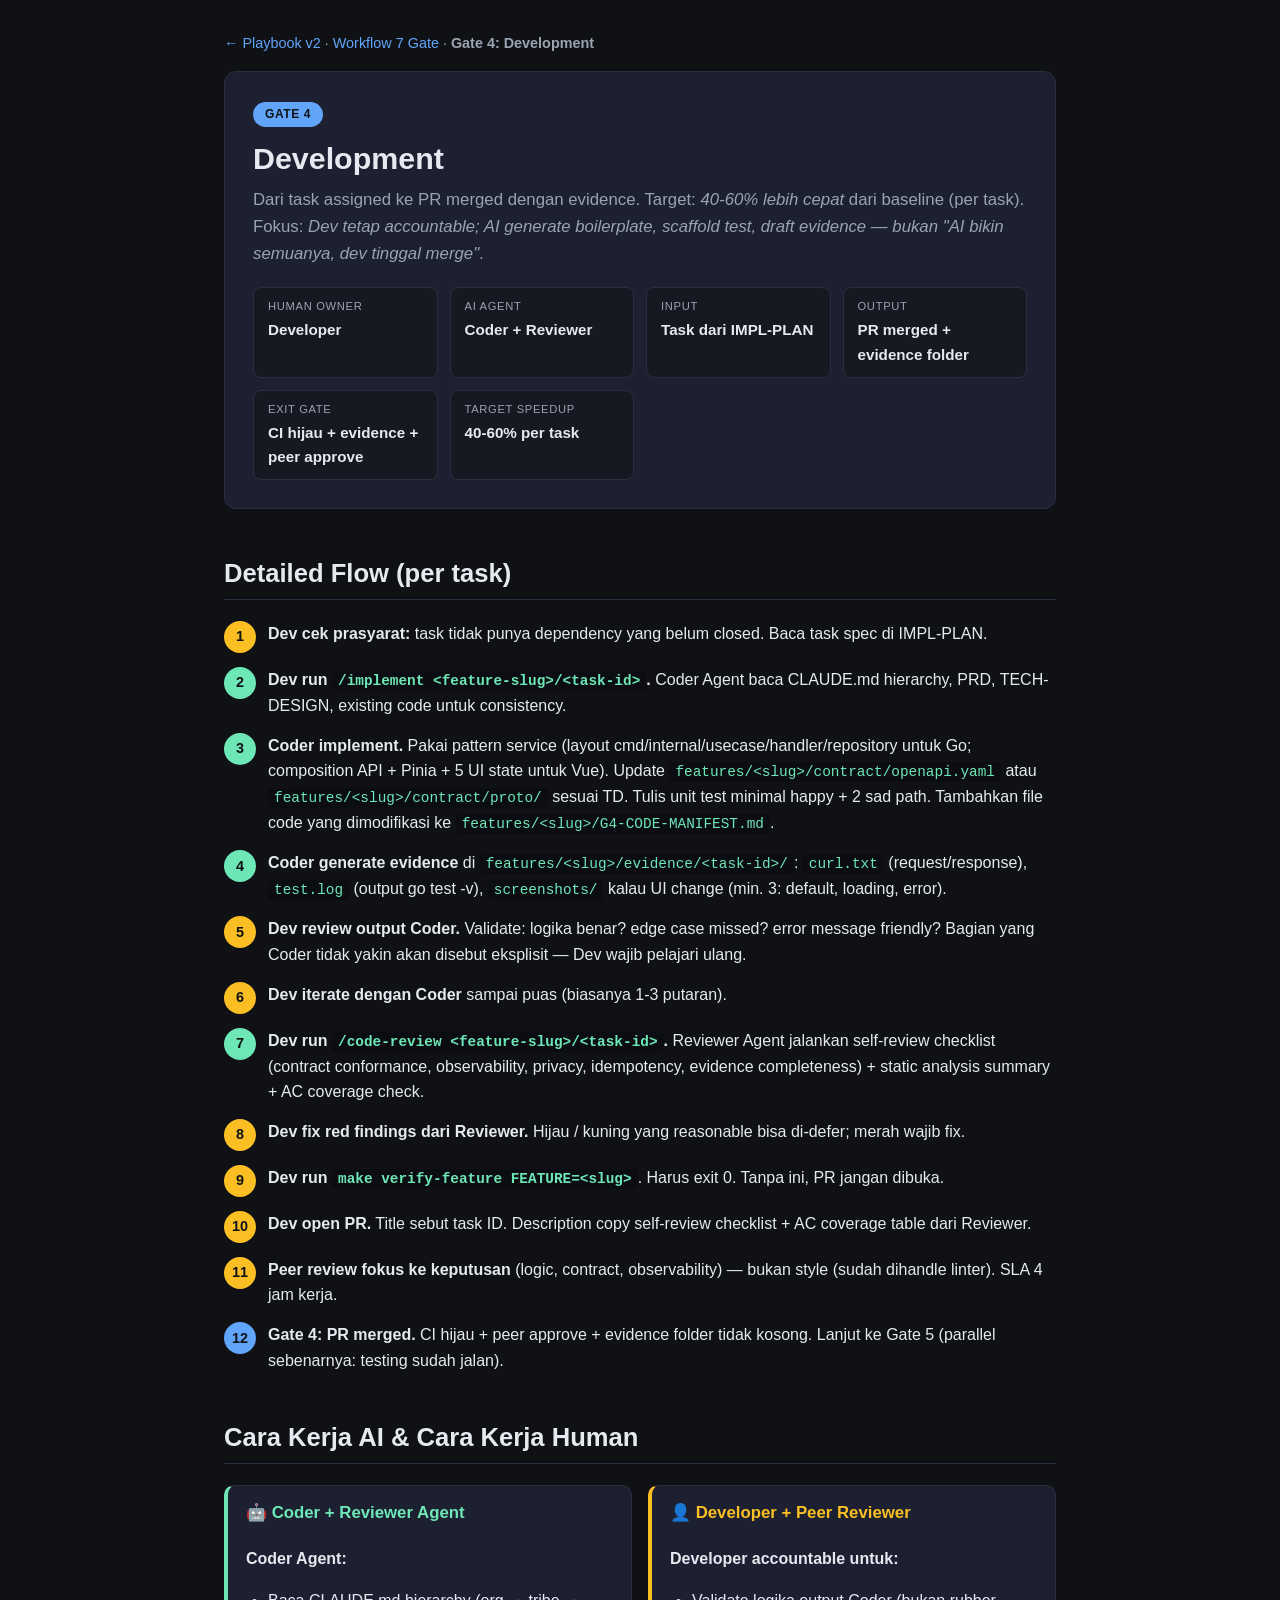
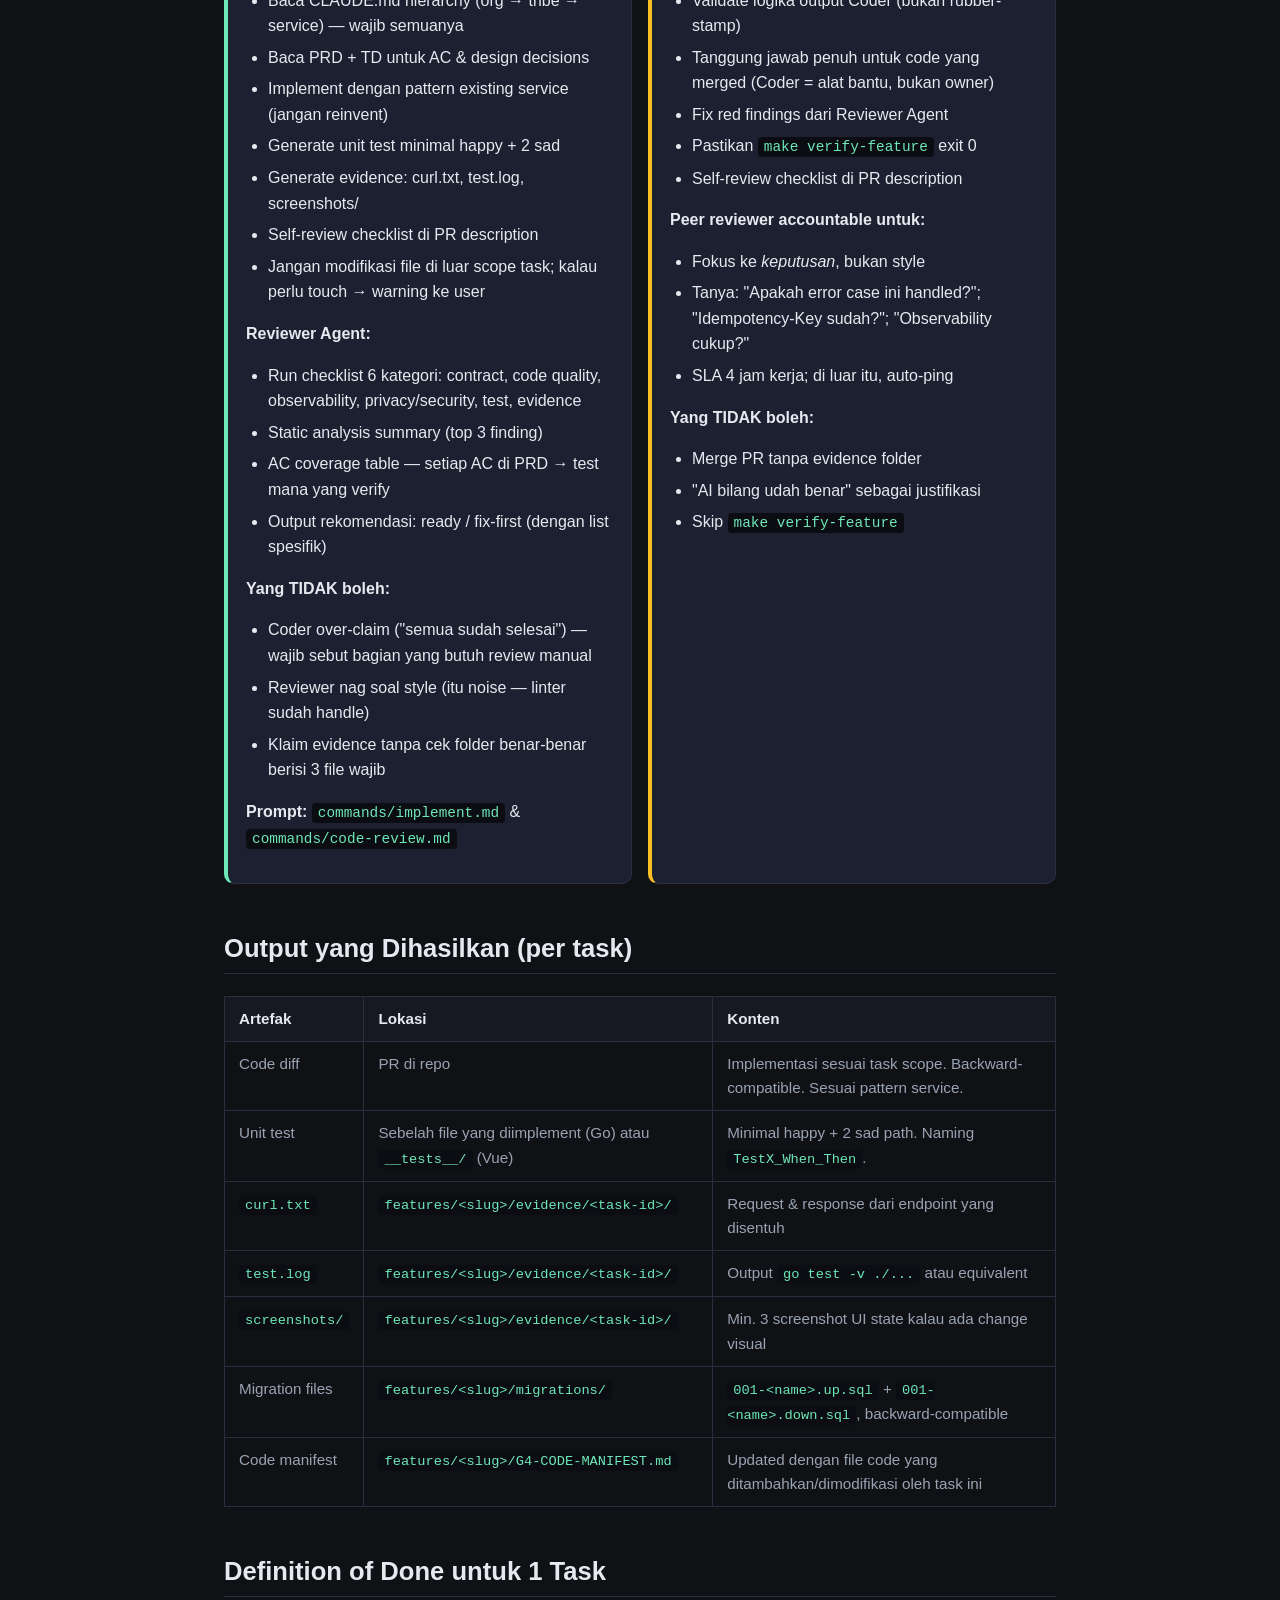
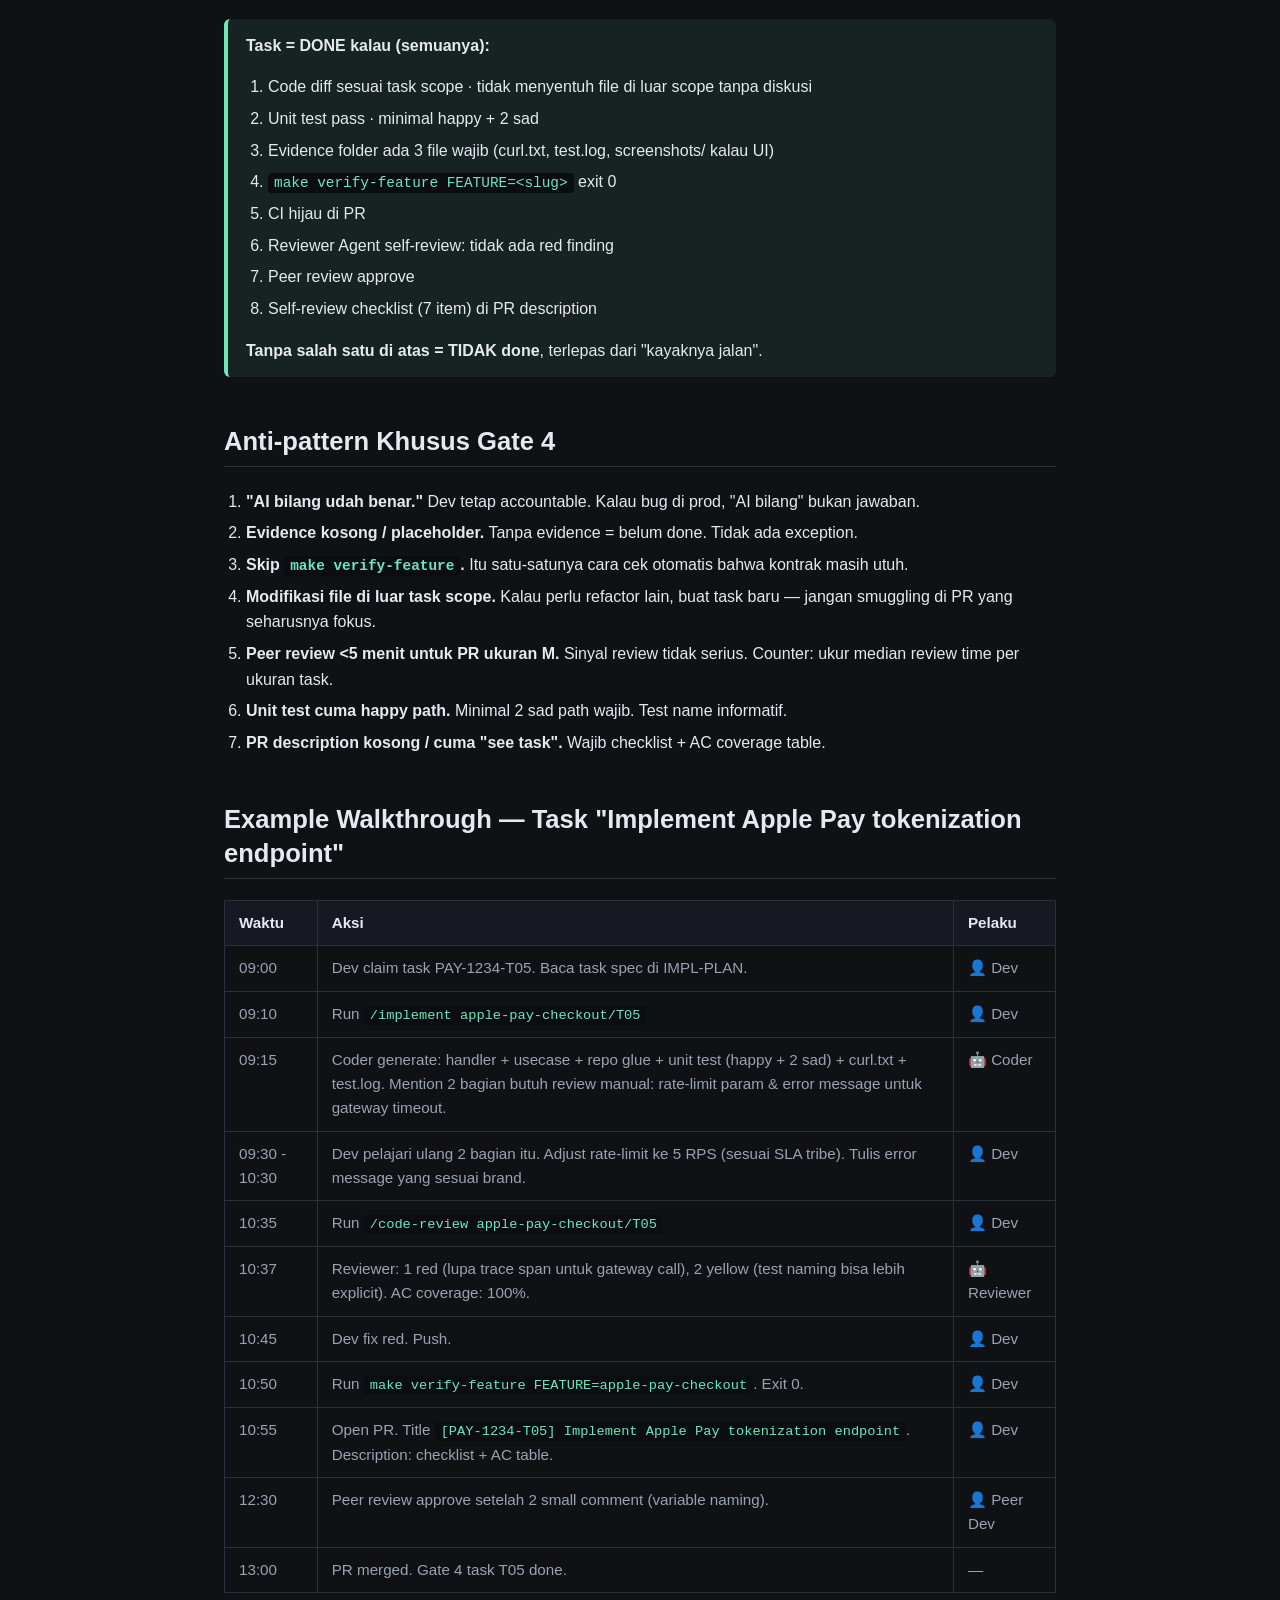
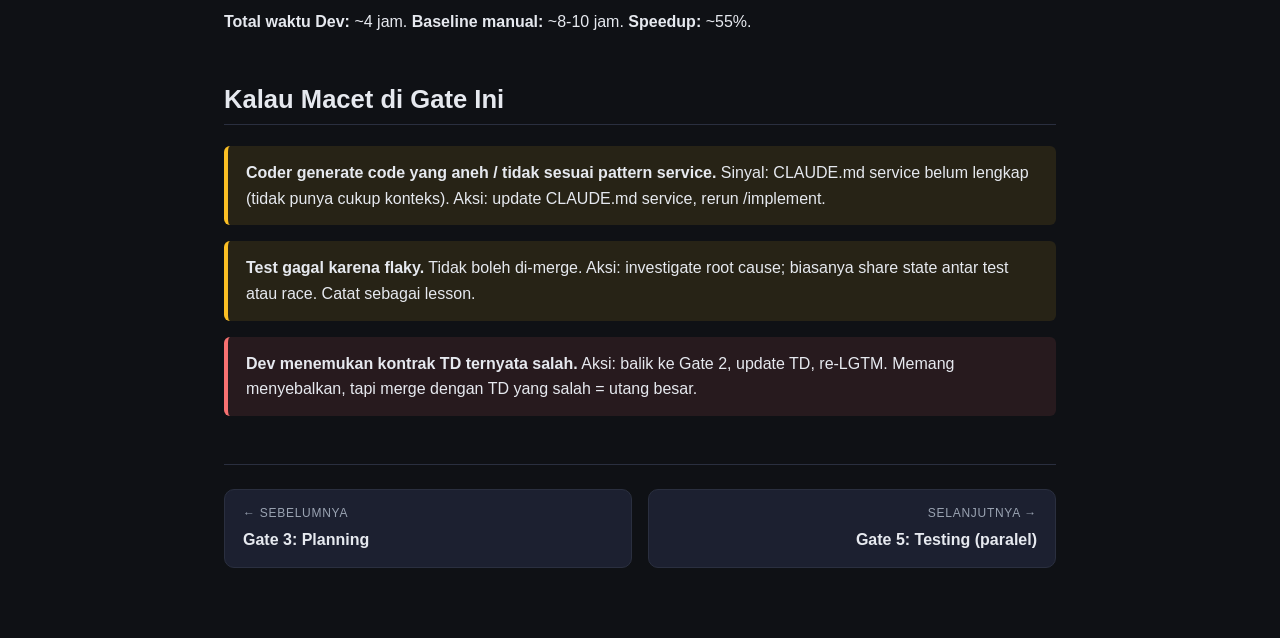
<file: phases/4-development.html>
<!DOCTYPE html>
<html lang="id">
<head>
<meta charset="UTF-8">
<meta name="viewport" content="width=device-width, initial-scale=1.0">
<title>Gate 4 · Development — Playbook v2</title>
<link rel="stylesheet" href="../styles.css">
</head>
<body>
<div class="detail-page">

  <div class="breadcrumb">
    <a href="../index.html">← Playbook v2</a> · <a href="../index.html#workflow">Workflow 7 Gate</a> · <strong>Gate 4: Development</strong>
  </div>

  <header class="detail-hero">
    <div class="gate-badge">GATE 4</div>
    <h1>Development</h1>
    <p class="lead">Dari task assigned ke PR merged dengan evidence. Target: <em>40-60% lebih cepat</em> dari baseline (per task). Fokus: <em>Dev tetap accountable; AI generate boilerplate, scaffold test, draft evidence — bukan "AI bikin semuanya, dev tinggal merge"</em>.</p>

    <div class="meta-grid">
      <div class="meta-item"><div class="lbl">Human Owner</div><div class="val">Developer</div></div>
      <div class="meta-item"><div class="lbl">AI Agent</div><div class="val">Coder + Reviewer</div></div>
      <div class="meta-item"><div class="lbl">Input</div><div class="val">Task dari IMPL-PLAN</div></div>
      <div class="meta-item"><div class="lbl">Output</div><div class="val">PR merged + evidence folder</div></div>
      <div class="meta-item"><div class="lbl">Exit Gate</div><div class="val">CI hijau + evidence + peer approve</div></div>
      <div class="meta-item"><div class="lbl">Target Speedup</div><div class="val">40-60% per task</div></div>
    </div>
  </header>

  <h2>Detailed Flow (per task)</h2>
  <ol class="stepflow">
    <li class="human-step"><strong>Dev cek prasyarat:</strong> task tidak punya dependency yang belum closed. Baca task spec di IMPL-PLAN.</li>
    <li class="ai-step"><strong>Dev run <code>/implement &lt;feature-slug&gt;/&lt;task-id&gt;</code>.</strong> Coder Agent baca CLAUDE.md hierarchy, PRD, TECH-DESIGN, existing code untuk consistency.</li>
    <li class="ai-step"><strong>Coder implement.</strong> Pakai pattern service (layout cmd/internal/usecase/handler/repository untuk Go; composition API + Pinia + 5 UI state untuk Vue). Update <code>features/&lt;slug&gt;/contract/openapi.yaml</code> atau <code>features/&lt;slug&gt;/contract/proto/</code> sesuai TD. Tulis unit test minimal happy + 2 sad path. Tambahkan file code yang dimodifikasi ke <code>features/&lt;slug&gt;/G4-CODE-MANIFEST.md</code>.</li>
    <li class="ai-step"><strong>Coder generate evidence</strong> di <code>features/&lt;slug&gt;/evidence/&lt;task-id&gt;/</code>: <code>curl.txt</code> (request/response), <code>test.log</code> (output go test -v), <code>screenshots/</code> kalau UI change (min. 3: default, loading, error).</li>
    <li class="human-step"><strong>Dev review output Coder.</strong> Validate: logika benar? edge case missed? error message friendly? Bagian yang Coder tidak yakin akan disebut eksplisit — Dev wajib pelajari ulang.</li>
    <li class="human-step"><strong>Dev iterate dengan Coder</strong> sampai puas (biasanya 1-3 putaran).</li>
    <li class="ai-step"><strong>Dev run <code>/code-review &lt;feature-slug&gt;/&lt;task-id&gt;</code>.</strong> Reviewer Agent jalankan self-review checklist (contract conformance, observability, privacy, idempotency, evidence completeness) + static analysis summary + AC coverage check.</li>
    <li class="human-step"><strong>Dev fix red findings dari Reviewer.</strong> Hijau / kuning yang reasonable bisa di-defer; merah wajib fix.</li>
    <li class="human-step"><strong>Dev run <code>make verify-feature FEATURE=&lt;slug&gt;</code></strong>. Harus exit 0. Tanpa ini, PR jangan dibuka.</li>
    <li class="human-step"><strong>Dev open PR.</strong> Title sebut task ID. Description copy self-review checklist + AC coverage table dari Reviewer.</li>
    <li class="human-step"><strong>Peer review fokus ke keputusan</strong> (logic, contract, observability) — bukan style (sudah dihandle linter). SLA 4 jam kerja.</li>
    <li class="gate-step"><strong>Gate 4: PR merged.</strong> CI hijau + peer approve + evidence folder tidak kosong. Lanjut ke Gate 5 (parallel sebenarnya: testing sudah jalan).</li>
  </ol>

  <h2>Cara Kerja AI &amp; Cara Kerja Human</h2>

  <div class="swim">
    <div class="lane ai">
      <h4 class="ai-h">🤖 Coder + Reviewer Agent</h4>
      <p><strong>Coder Agent:</strong></p>
      <ul>
        <li>Baca CLAUDE.md hierarchy (org → tribe → service) — wajib semuanya</li>
        <li>Baca PRD + TD untuk AC &amp; design decisions</li>
        <li>Implement dengan pattern existing service (jangan reinvent)</li>
        <li>Generate unit test minimal happy + 2 sad</li>
        <li>Generate evidence: curl.txt, test.log, screenshots/</li>
        <li>Self-review checklist di PR description</li>
        <li>Jangan modifikasi file di luar scope task; kalau perlu touch → warning ke user</li>
      </ul>
      <p><strong>Reviewer Agent:</strong></p>
      <ul>
        <li>Run checklist 6 kategori: contract, code quality, observability, privacy/security, test, evidence</li>
        <li>Static analysis summary (top 3 finding)</li>
        <li>AC coverage table — setiap AC di PRD → test mana yang verify</li>
        <li>Output rekomendasi: ready / fix-first (dengan list spesifik)</li>
      </ul>
      <p><strong>Yang TIDAK boleh:</strong></p>
      <ul>
        <li>Coder over-claim ("semua sudah selesai") — wajib sebut bagian yang butuh review manual</li>
        <li>Reviewer nag soal style (itu noise — linter sudah handle)</li>
        <li>Klaim evidence tanpa cek folder benar-benar berisi 3 file wajib</li>
      </ul>
      <p><strong>Prompt:</strong> <code>commands/implement.md</code> &amp; <code>commands/code-review.md</code></p>
    </div>

    <div class="lane human">
      <h4 class="human-h">👤 Developer + Peer Reviewer</h4>
      <p><strong>Developer accountable untuk:</strong></p>
      <ul>
        <li>Validate logika output Coder (bukan rubber-stamp)</li>
        <li>Tanggung jawab penuh untuk code yang merged (Coder = alat bantu, bukan owner)</li>
        <li>Fix red findings dari Reviewer Agent</li>
        <li>Pastikan <code>make verify-feature</code> exit 0</li>
        <li>Self-review checklist di PR description</li>
      </ul>
      <p><strong>Peer reviewer accountable untuk:</strong></p>
      <ul>
        <li>Fokus ke <em>keputusan</em>, bukan style</li>
        <li>Tanya: "Apakah error case ini handled?"; "Idempotency-Key sudah?"; "Observability cukup?"</li>
        <li>SLA 4 jam kerja; di luar itu, auto-ping</li>
      </ul>
      <p><strong>Yang TIDAK boleh:</strong></p>
      <ul>
        <li>Merge PR tanpa evidence folder</li>
        <li>"AI bilang udah benar" sebagai justifikasi</li>
        <li>Skip <code>make verify-feature</code></li>
      </ul>
    </div>
  </div>

  <h2>Output yang Dihasilkan (per task)</h2>
  <table>
    <tr><th>Artefak</th><th>Lokasi</th><th>Konten</th></tr>
    <tr><td>Code diff</td><td>PR di repo</td><td>Implementasi sesuai task scope. Backward-compatible. Sesuai pattern service.</td></tr>
    <tr><td>Unit test</td><td>Sebelah file yang diimplement (Go) atau <code>__tests__/</code> (Vue)</td><td>Minimal happy + 2 sad path. Naming <code>TestX_When_Then</code>.</td></tr>
    <tr><td><code>curl.txt</code></td><td><code>features/&lt;slug&gt;/evidence/&lt;task-id&gt;/</code></td><td>Request &amp; response dari endpoint yang disentuh</td></tr>
    <tr><td><code>test.log</code></td><td><code>features/&lt;slug&gt;/evidence/&lt;task-id&gt;/</code></td><td>Output <code>go test -v ./...</code> atau equivalent</td></tr>
    <tr><td><code>screenshots/</code></td><td><code>features/&lt;slug&gt;/evidence/&lt;task-id&gt;/</code></td><td>Min. 3 screenshot UI state kalau ada change visual</td></tr>
    <tr><td>Migration files</td><td><code>features/&lt;slug&gt;/migrations/</code></td><td><code>001-&lt;name&gt;.up.sql</code> + <code>001-&lt;name&gt;.down.sql</code>, backward-compatible</td></tr>
    <tr><td>Code manifest</td><td><code>features/&lt;slug&gt;/G4-CODE-MANIFEST.md</code></td><td>Updated dengan file code yang ditambahkan/dimodifikasi oleh task ini</td></tr>
  </table>

  <h2>Definition of Done untuk 1 Task</h2>
  <div class="callout good">
    <strong>Task = DONE kalau (semuanya):</strong>
    <ol>
      <li>Code diff sesuai task scope · tidak menyentuh file di luar scope tanpa diskusi</li>
      <li>Unit test pass · minimal happy + 2 sad</li>
      <li>Evidence folder ada 3 file wajib (curl.txt, test.log, screenshots/ kalau UI)</li>
      <li><code>make verify-feature FEATURE=&lt;slug&gt;</code> exit 0</li>
      <li>CI hijau di PR</li>
      <li>Reviewer Agent self-review: tidak ada red finding</li>
      <li>Peer review approve</li>
      <li>Self-review checklist (7 item) di PR description</li>
    </ol>
    <strong>Tanpa salah satu di atas = TIDAK done</strong>, terlepas dari "kayaknya jalan".
  </div>

  <h2>Anti-pattern Khusus Gate 4</h2>
  <ol>
    <li><strong>"AI bilang udah benar."</strong> Dev tetap accountable. Kalau bug di prod, "AI bilang" bukan jawaban.</li>
    <li><strong>Evidence kosong / placeholder.</strong> Tanpa evidence = belum done. Tidak ada exception.</li>
    <li><strong>Skip <code>make verify-feature</code>.</strong> Itu satu-satunya cara cek otomatis bahwa kontrak masih utuh.</li>
    <li><strong>Modifikasi file di luar task scope.</strong> Kalau perlu refactor lain, buat task baru — jangan smuggling di PR yang seharusnya fokus.</li>
    <li><strong>Peer review &lt;5 menit untuk PR ukuran M.</strong> Sinyal review tidak serius. Counter: ukur median review time per ukuran task.</li>
    <li><strong>Unit test cuma happy path.</strong> Minimal 2 sad path wajib. Test name informatif.</li>
    <li><strong>PR description kosong / cuma "see task".</strong> Wajib checklist + AC coverage table.</li>
  </ol>

  <h2>Example Walkthrough — Task "Implement Apple Pay tokenization endpoint"</h2>
  <table>
    <tr><th>Waktu</th><th>Aksi</th><th>Pelaku</th></tr>
    <tr><td>09:00</td><td>Dev claim task PAY-1234-T05. Baca task spec di IMPL-PLAN.</td><td>👤 Dev</td></tr>
    <tr><td>09:10</td><td>Run <code>/implement apple-pay-checkout/T05</code></td><td>👤 Dev</td></tr>
    <tr><td>09:15</td><td>Coder generate: handler + usecase + repo glue + unit test (happy + 2 sad) + curl.txt + test.log. Mention 2 bagian butuh review manual: rate-limit param &amp; error message untuk gateway timeout.</td><td>🤖 Coder</td></tr>
    <tr><td>09:30 - 10:30</td><td>Dev pelajari ulang 2 bagian itu. Adjust rate-limit ke 5 RPS (sesuai SLA tribe). Tulis error message yang sesuai brand.</td><td>👤 Dev</td></tr>
    <tr><td>10:35</td><td>Run <code>/code-review apple-pay-checkout/T05</code></td><td>👤 Dev</td></tr>
    <tr><td>10:37</td><td>Reviewer: 1 red (lupa trace span untuk gateway call), 2 yellow (test naming bisa lebih explicit). AC coverage: 100%.</td><td>🤖 Reviewer</td></tr>
    <tr><td>10:45</td><td>Dev fix red. Push.</td><td>👤 Dev</td></tr>
    <tr><td>10:50</td><td>Run <code>make verify-feature FEATURE=apple-pay-checkout</code>. Exit 0.</td><td>👤 Dev</td></tr>
    <tr><td>10:55</td><td>Open PR. Title <code>[PAY-1234-T05] Implement Apple Pay tokenization endpoint</code>. Description: checklist + AC table.</td><td>👤 Dev</td></tr>
    <tr><td>12:30</td><td>Peer review approve setelah 2 small comment (variable naming).</td><td>👤 Peer Dev</td></tr>
    <tr><td>13:00</td><td>PR merged. Gate 4 task T05 done.</td><td>—</td></tr>
  </table>
  <p><strong>Total waktu Dev:</strong> ~4 jam. <strong>Baseline manual:</strong> ~8-10 jam. <strong>Speedup:</strong> ~55%.</p>

  <h2>Kalau Macet di Gate Ini</h2>
  <div class="callout warn">
    <strong>Coder generate code yang aneh / tidak sesuai pattern service.</strong> Sinyal: CLAUDE.md service belum lengkap (tidak punya cukup konteks). Aksi: update CLAUDE.md service, rerun /implement.
  </div>
  <div class="callout warn">
    <strong>Test gagal karena flaky.</strong> Tidak boleh di-merge. Aksi: investigate root cause; biasanya share state antar test atau race. Catat sebagai lesson.
  </div>
  <div class="callout danger">
    <strong>Dev menemukan kontrak TD ternyata salah.</strong> Aksi: balik ke Gate 2, update TD, re-LGTM. Memang menyebalkan, tapi merge dengan TD yang salah = utang besar.
  </div>

  <nav class="phase-nav">
    <a href="3-planning.html" class="prev">
      <div class="nav-label">← Sebelumnya</div>
      <div class="nav-title">Gate 3: Planning</div>
    </a>
    <a href="5-testing.html" class="next">
      <div class="nav-label">Selanjutnya →</div>
      <div class="nav-title">Gate 5: Testing (paralel)</div>
    </a>
  </nav>

</div>
</body>
</html>
</file>
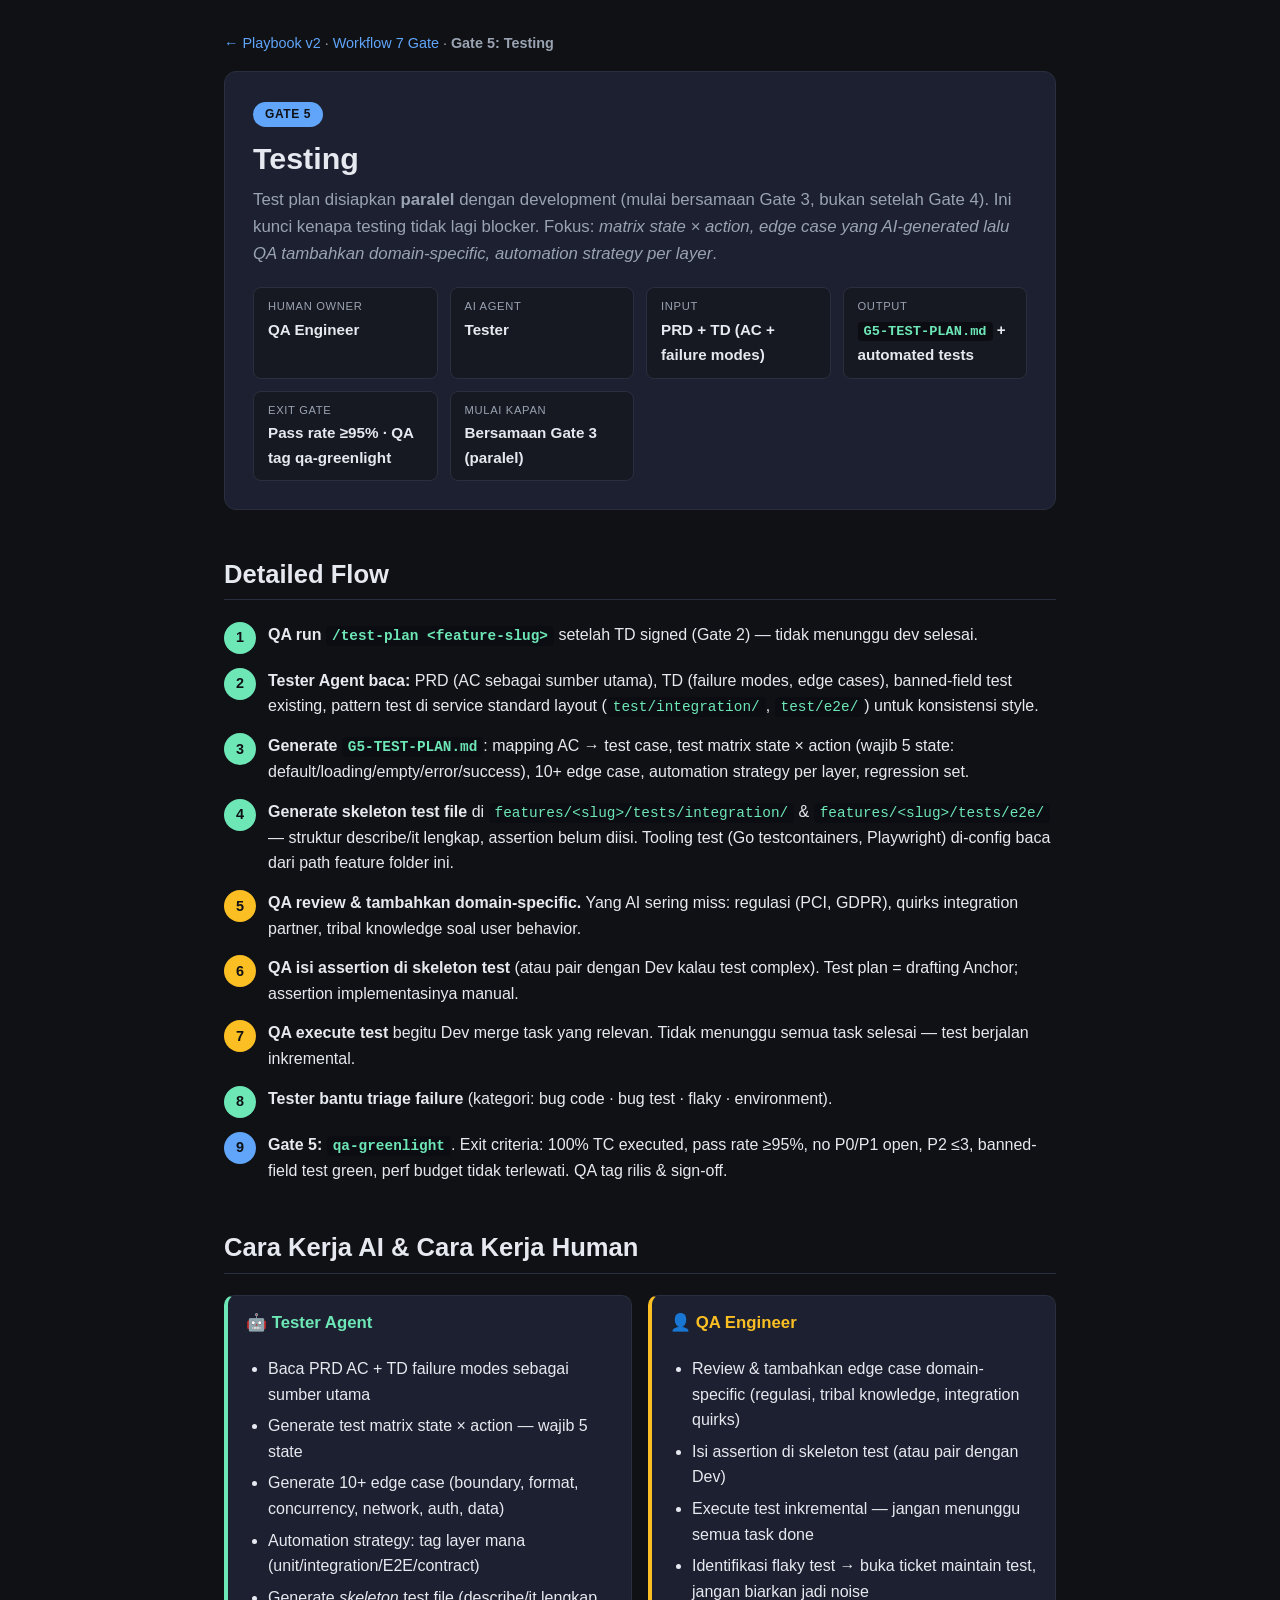
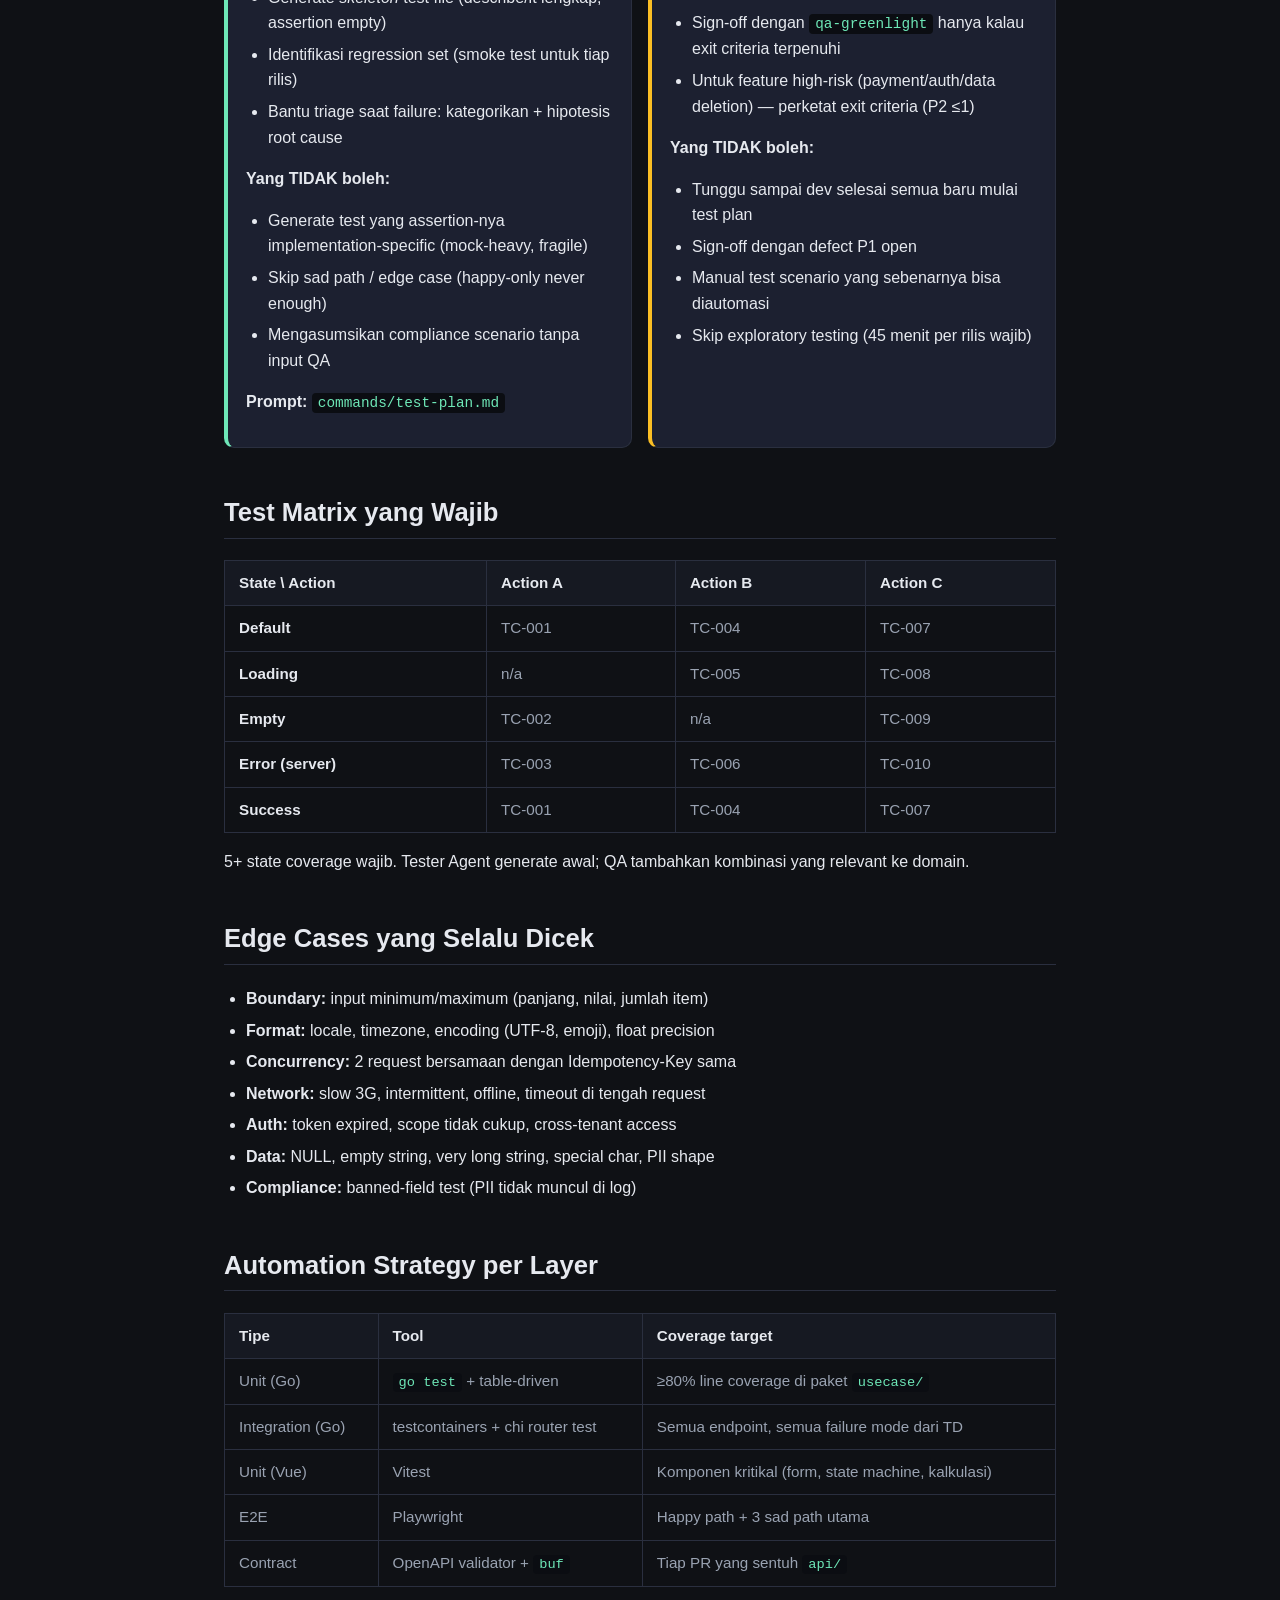
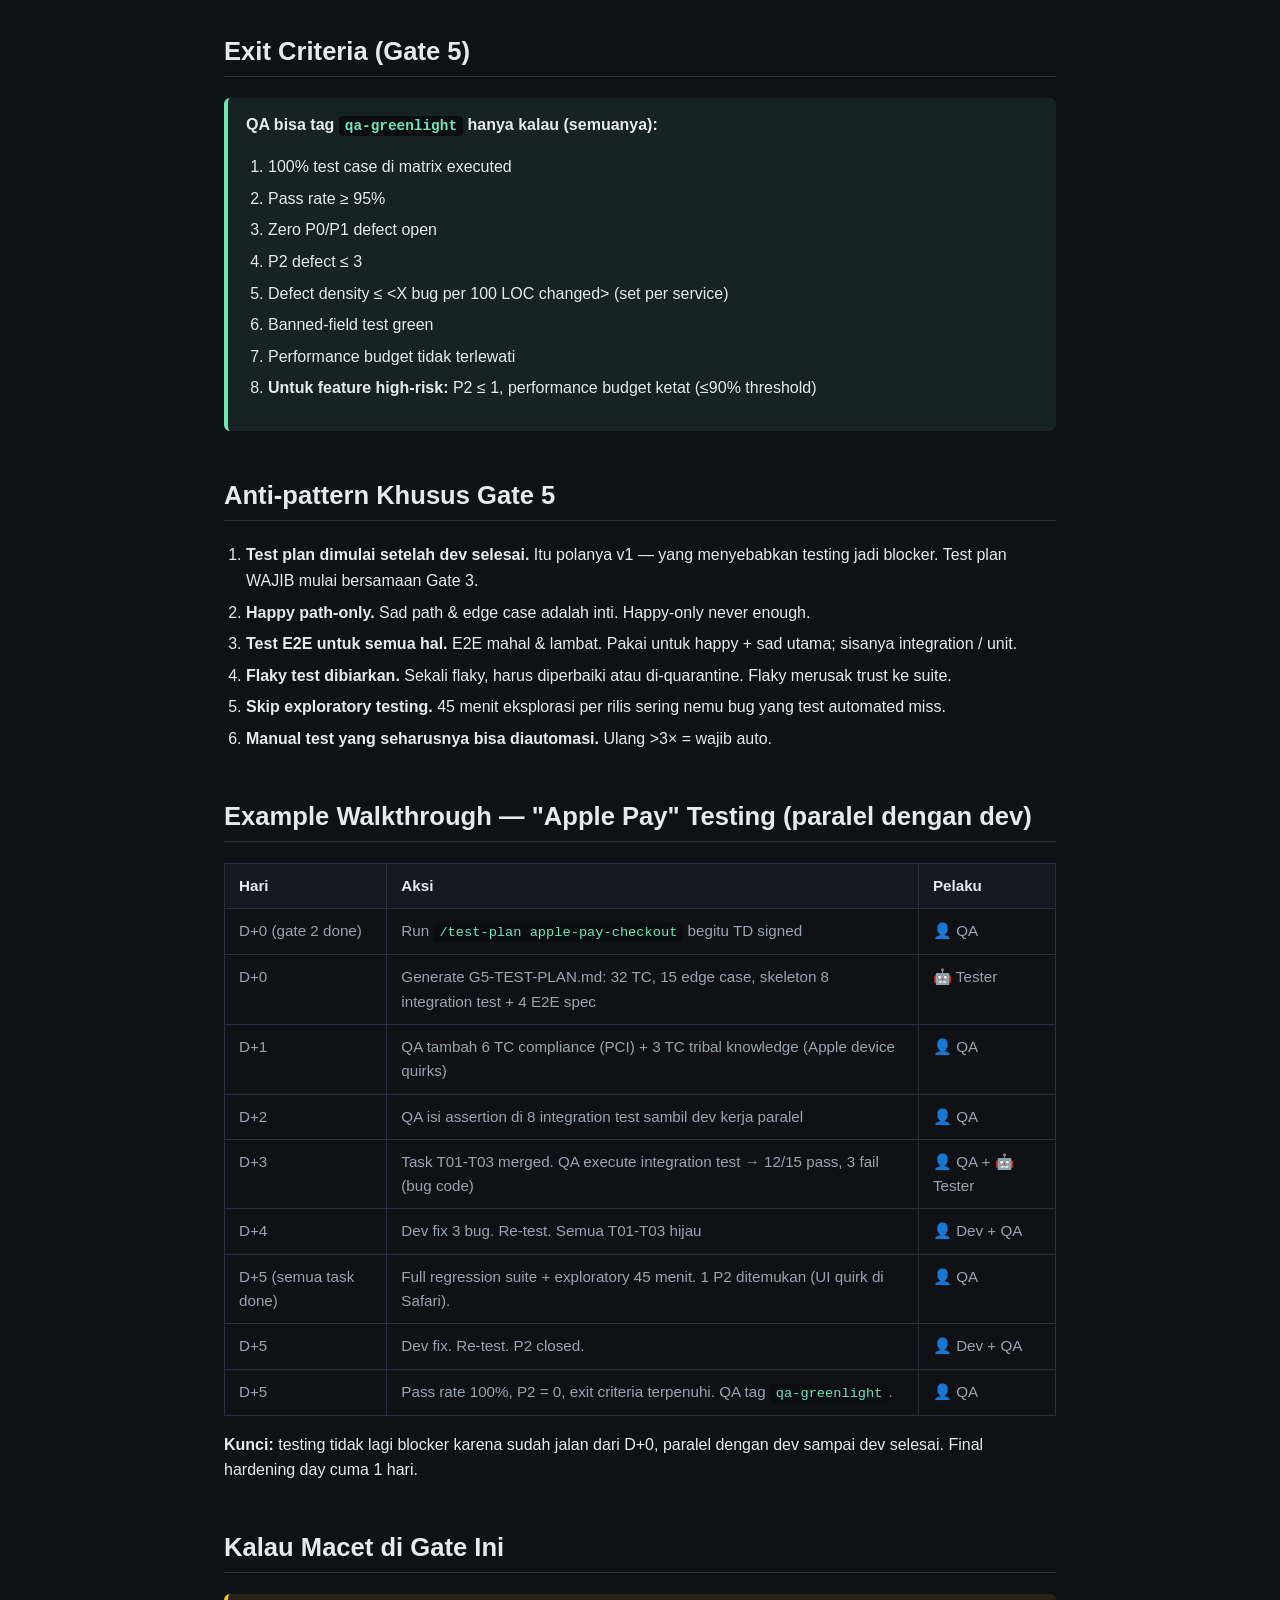
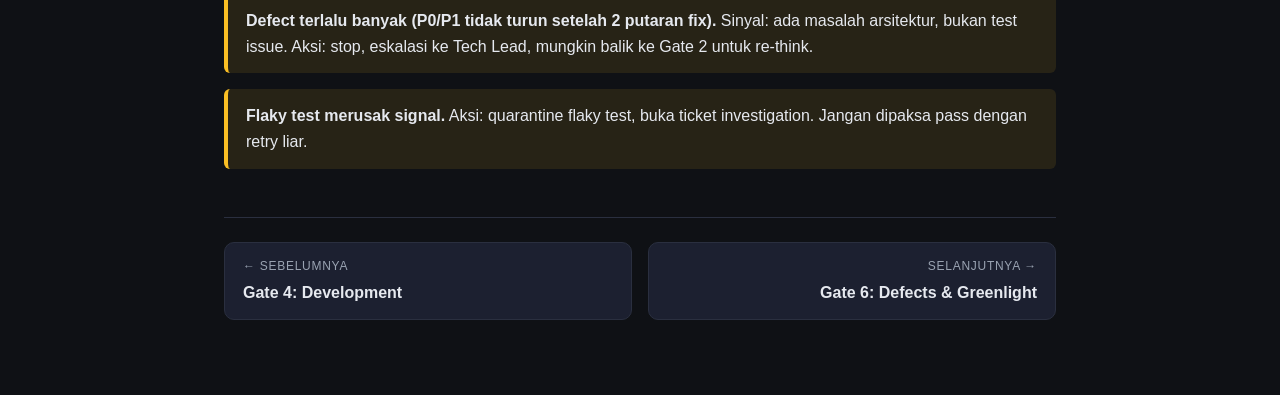
<file: phases/5-testing.html>
<!DOCTYPE html>
<html lang="id">
<head>
<meta charset="UTF-8">
<meta name="viewport" content="width=device-width, initial-scale=1.0">
<title>Gate 5 · Testing — Playbook v2</title>
<link rel="stylesheet" href="../styles.css">
</head>
<body>
<div class="detail-page">

  <div class="breadcrumb">
    <a href="../index.html">← Playbook v2</a> · <a href="../index.html#workflow">Workflow 7 Gate</a> · <strong>Gate 5: Testing</strong>
  </div>

  <header class="detail-hero">
    <div class="gate-badge">GATE 5</div>
    <h1>Testing</h1>
    <p class="lead">Test plan disiapkan <strong>paralel</strong> dengan development (mulai bersamaan Gate 3, bukan setelah Gate 4). Ini kunci kenapa testing tidak lagi blocker. Fokus: <em>matrix state × action, edge case yang AI-generated lalu QA tambahkan domain-specific, automation strategy per layer</em>.</p>

    <div class="meta-grid">
      <div class="meta-item"><div class="lbl">Human Owner</div><div class="val">QA Engineer</div></div>
      <div class="meta-item"><div class="lbl">AI Agent</div><div class="val">Tester</div></div>
      <div class="meta-item"><div class="lbl">Input</div><div class="val">PRD + TD (AC + failure modes)</div></div>
      <div class="meta-item"><div class="lbl">Output</div><div class="val"><code>G5-TEST-PLAN.md</code> + automated tests</div></div>
      <div class="meta-item"><div class="lbl">Exit Gate</div><div class="val">Pass rate ≥95% · QA tag qa-greenlight</div></div>
      <div class="meta-item"><div class="lbl">Mulai Kapan</div><div class="val">Bersamaan Gate 3 (paralel)</div></div>
    </div>
  </header>

  <h2>Detailed Flow</h2>
  <ol class="stepflow">
    <li class="ai-step"><strong>QA run <code>/test-plan &lt;feature-slug&gt;</code></strong> setelah TD signed (Gate 2) — tidak menunggu dev selesai.</li>
    <li class="ai-step"><strong>Tester Agent baca:</strong> PRD (AC sebagai sumber utama), TD (failure modes, edge cases), banned-field test existing, pattern test di service standard layout (<code>test/integration/</code>, <code>test/e2e/</code>) untuk konsistensi style.</li>
    <li class="ai-step"><strong>Generate <code>G5-TEST-PLAN.md</code></strong>: mapping AC → test case, test matrix state × action (wajib 5 state: default/loading/empty/error/success), 10+ edge case, automation strategy per layer, regression set.</li>
    <li class="ai-step"><strong>Generate skeleton test file</strong> di <code>features/&lt;slug&gt;/tests/integration/</code> &amp; <code>features/&lt;slug&gt;/tests/e2e/</code> — struktur describe/it lengkap, assertion belum diisi. Tooling test (Go testcontainers, Playwright) di-config baca dari path feature folder ini.</li>
    <li class="human-step"><strong>QA review &amp; tambahkan domain-specific.</strong> Yang AI sering miss: regulasi (PCI, GDPR), quirks integration partner, tribal knowledge soal user behavior.</li>
    <li class="human-step"><strong>QA isi assertion di skeleton test</strong> (atau pair dengan Dev kalau test complex). Test plan = drafting Anchor; assertion implementasinya manual.</li>
    <li class="human-step"><strong>QA execute test</strong> begitu Dev merge task yang relevan. Tidak menunggu semua task selesai — test berjalan inkremental.</li>
    <li class="ai-step"><strong>Tester bantu triage failure</strong> (kategori: bug code · bug test · flaky · environment).</li>
    <li class="gate-step"><strong>Gate 5: <code>qa-greenlight</code></strong>. Exit criteria: 100% TC executed, pass rate ≥95%, no P0/P1 open, P2 ≤3, banned-field test green, perf budget tidak terlewati. QA tag rilis &amp; sign-off.</li>
  </ol>

  <h2>Cara Kerja AI &amp; Cara Kerja Human</h2>

  <div class="swim">
    <div class="lane ai">
      <h4 class="ai-h">🤖 Tester Agent</h4>
      <ul>
        <li>Baca PRD AC + TD failure modes sebagai sumber utama</li>
        <li>Generate test matrix state × action — wajib 5 state</li>
        <li>Generate 10+ edge case (boundary, format, concurrency, network, auth, data)</li>
        <li>Automation strategy: tag layer mana (unit/integration/E2E/contract)</li>
        <li>Generate <em>skeleton</em> test file (describe/it lengkap, assertion empty)</li>
        <li>Identifikasi regression set (smoke test untuk tiap rilis)</li>
        <li>Bantu triage saat failure: kategorikan + hipotesis root cause</li>
      </ul>
      <p><strong>Yang TIDAK boleh:</strong></p>
      <ul>
        <li>Generate test yang assertion-nya implementation-specific (mock-heavy, fragile)</li>
        <li>Skip sad path / edge case (happy-only never enough)</li>
        <li>Mengasumsikan compliance scenario tanpa input QA</li>
      </ul>
      <p><strong>Prompt:</strong> <code>commands/test-plan.md</code></p>
    </div>

    <div class="lane human">
      <h4 class="human-h">👤 QA Engineer</h4>
      <ul>
        <li>Review &amp; tambahkan edge case domain-specific (regulasi, tribal knowledge, integration quirks)</li>
        <li>Isi assertion di skeleton test (atau pair dengan Dev)</li>
        <li>Execute test inkremental — jangan menunggu semua task done</li>
        <li>Identifikasi flaky test → buka ticket maintain test, jangan biarkan jadi noise</li>
        <li>Sign-off dengan <code>qa-greenlight</code> hanya kalau exit criteria terpenuhi</li>
        <li>Untuk feature high-risk (payment/auth/data deletion) — perketat exit criteria (P2 ≤1)</li>
      </ul>
      <p><strong>Yang TIDAK boleh:</strong></p>
      <ul>
        <li>Tunggu sampai dev selesai semua baru mulai test plan</li>
        <li>Sign-off dengan defect P1 open</li>
        <li>Manual test scenario yang sebenarnya bisa diautomasi</li>
        <li>Skip exploratory testing (45 menit per rilis wajib)</li>
      </ul>
    </div>
  </div>

  <h2>Test Matrix yang Wajib</h2>
  <table>
    <tr><th>State \ Action</th><th>Action A</th><th>Action B</th><th>Action C</th></tr>
    <tr><td><strong>Default</strong></td><td>TC-001</td><td>TC-004</td><td>TC-007</td></tr>
    <tr><td><strong>Loading</strong></td><td>n/a</td><td>TC-005</td><td>TC-008</td></tr>
    <tr><td><strong>Empty</strong></td><td>TC-002</td><td>n/a</td><td>TC-009</td></tr>
    <tr><td><strong>Error (server)</strong></td><td>TC-003</td><td>TC-006</td><td>TC-010</td></tr>
    <tr><td><strong>Success</strong></td><td>TC-001</td><td>TC-004</td><td>TC-007</td></tr>
  </table>
  <p>5+ state coverage wajib. Tester Agent generate awal; QA tambahkan kombinasi yang relevant ke domain.</p>

  <h2>Edge Cases yang Selalu Dicek</h2>
  <ul>
    <li><strong>Boundary:</strong> input minimum/maximum (panjang, nilai, jumlah item)</li>
    <li><strong>Format:</strong> locale, timezone, encoding (UTF-8, emoji), float precision</li>
    <li><strong>Concurrency:</strong> 2 request bersamaan dengan Idempotency-Key sama</li>
    <li><strong>Network:</strong> slow 3G, intermittent, offline, timeout di tengah request</li>
    <li><strong>Auth:</strong> token expired, scope tidak cukup, cross-tenant access</li>
    <li><strong>Data:</strong> NULL, empty string, very long string, special char, PII shape</li>
    <li><strong>Compliance:</strong> banned-field test (PII tidak muncul di log)</li>
  </ul>

  <h2>Automation Strategy per Layer</h2>
  <table>
    <tr><th>Tipe</th><th>Tool</th><th>Coverage target</th></tr>
    <tr><td>Unit (Go)</td><td><code>go test</code> + table-driven</td><td>≥80% line coverage di paket <code>usecase/</code></td></tr>
    <tr><td>Integration (Go)</td><td>testcontainers + chi router test</td><td>Semua endpoint, semua failure mode dari TD</td></tr>
    <tr><td>Unit (Vue)</td><td>Vitest</td><td>Komponen kritikal (form, state machine, kalkulasi)</td></tr>
    <tr><td>E2E</td><td>Playwright</td><td>Happy path + 3 sad path utama</td></tr>
    <tr><td>Contract</td><td>OpenAPI validator + <code>buf</code></td><td>Tiap PR yang sentuh <code>api/</code></td></tr>
  </table>

  <h2>Exit Criteria (Gate 5)</h2>
  <div class="callout good">
    <strong>QA bisa tag <code>qa-greenlight</code> hanya kalau (semuanya):</strong>
    <ol>
      <li>100% test case di matrix executed</li>
      <li>Pass rate ≥ 95%</li>
      <li>Zero P0/P1 defect open</li>
      <li>P2 defect ≤ 3</li>
      <li>Defect density ≤ &lt;X bug per 100 LOC changed&gt; (set per service)</li>
      <li>Banned-field test green</li>
      <li>Performance budget tidak terlewati</li>
      <li><strong>Untuk feature high-risk:</strong> P2 ≤ 1, performance budget ketat (≤90% threshold)</li>
    </ol>
  </div>

  <h2>Anti-pattern Khusus Gate 5</h2>
  <ol>
    <li><strong>Test plan dimulai setelah dev selesai.</strong> Itu polanya v1 — yang menyebabkan testing jadi blocker. Test plan WAJIB mulai bersamaan Gate 3.</li>
    <li><strong>Happy path-only.</strong> Sad path &amp; edge case adalah inti. Happy-only never enough.</li>
    <li><strong>Test E2E untuk semua hal.</strong> E2E mahal &amp; lambat. Pakai untuk happy + sad utama; sisanya integration / unit.</li>
    <li><strong>Flaky test dibiarkan.</strong> Sekali flaky, harus diperbaiki atau di-quarantine. Flaky merusak trust ke suite.</li>
    <li><strong>Skip exploratory testing.</strong> 45 menit eksplorasi per rilis sering nemu bug yang test automated miss.</li>
    <li><strong>Manual test yang seharusnya bisa diautomasi.</strong> Ulang &gt;3× = wajib auto.</li>
  </ol>

  <h2>Example Walkthrough — "Apple Pay" Testing (paralel dengan dev)</h2>
  <table>
    <tr><th>Hari</th><th>Aksi</th><th>Pelaku</th></tr>
    <tr><td>D+0 (gate 2 done)</td><td>Run <code>/test-plan apple-pay-checkout</code> begitu TD signed</td><td>👤 QA</td></tr>
    <tr><td>D+0</td><td>Generate G5-TEST-PLAN.md: 32 TC, 15 edge case, skeleton 8 integration test + 4 E2E spec</td><td>🤖 Tester</td></tr>
    <tr><td>D+1</td><td>QA tambah 6 TC compliance (PCI) + 3 TC tribal knowledge (Apple device quirks)</td><td>👤 QA</td></tr>
    <tr><td>D+2</td><td>QA isi assertion di 8 integration test sambil dev kerja paralel</td><td>👤 QA</td></tr>
    <tr><td>D+3</td><td>Task T01-T03 merged. QA execute integration test → 12/15 pass, 3 fail (bug code)</td><td>👤 QA + 🤖 Tester</td></tr>
    <tr><td>D+4</td><td>Dev fix 3 bug. Re-test. Semua T01-T03 hijau</td><td>👤 Dev + QA</td></tr>
    <tr><td>D+5 (semua task done)</td><td>Full regression suite + exploratory 45 menit. 1 P2 ditemukan (UI quirk di Safari).</td><td>👤 QA</td></tr>
    <tr><td>D+5</td><td>Dev fix. Re-test. P2 closed.</td><td>👤 Dev + QA</td></tr>
    <tr><td>D+5</td><td>Pass rate 100%, P2 = 0, exit criteria terpenuhi. QA tag <code>qa-greenlight</code>.</td><td>👤 QA</td></tr>
  </table>
  <p><strong>Kunci:</strong> testing tidak lagi blocker karena sudah jalan dari D+0, paralel dengan dev sampai dev selesai. Final hardening day cuma 1 hari.</p>

  <h2>Kalau Macet di Gate Ini</h2>
  <div class="callout warn">
    <strong>Defect terlalu banyak (P0/P1 tidak turun setelah 2 putaran fix).</strong> Sinyal: ada masalah arsitektur, bukan test issue. Aksi: stop, eskalasi ke Tech Lead, mungkin balik ke Gate 2 untuk re-think.
  </div>
  <div class="callout warn">
    <strong>Flaky test merusak signal.</strong> Aksi: quarantine flaky test, buka ticket investigation. Jangan dipaksa pass dengan retry liar.
  </div>

  <nav class="phase-nav">
    <a href="4-development.html" class="prev">
      <div class="nav-label">← Sebelumnya</div>
      <div class="nav-title">Gate 4: Development</div>
    </a>
    <a href="6-defects.html" class="next">
      <div class="nav-label">Selanjutnya →</div>
      <div class="nav-title">Gate 6: Defects &amp; Greenlight</div>
    </a>
  </nav>

</div>
</body>
</html>
</file>
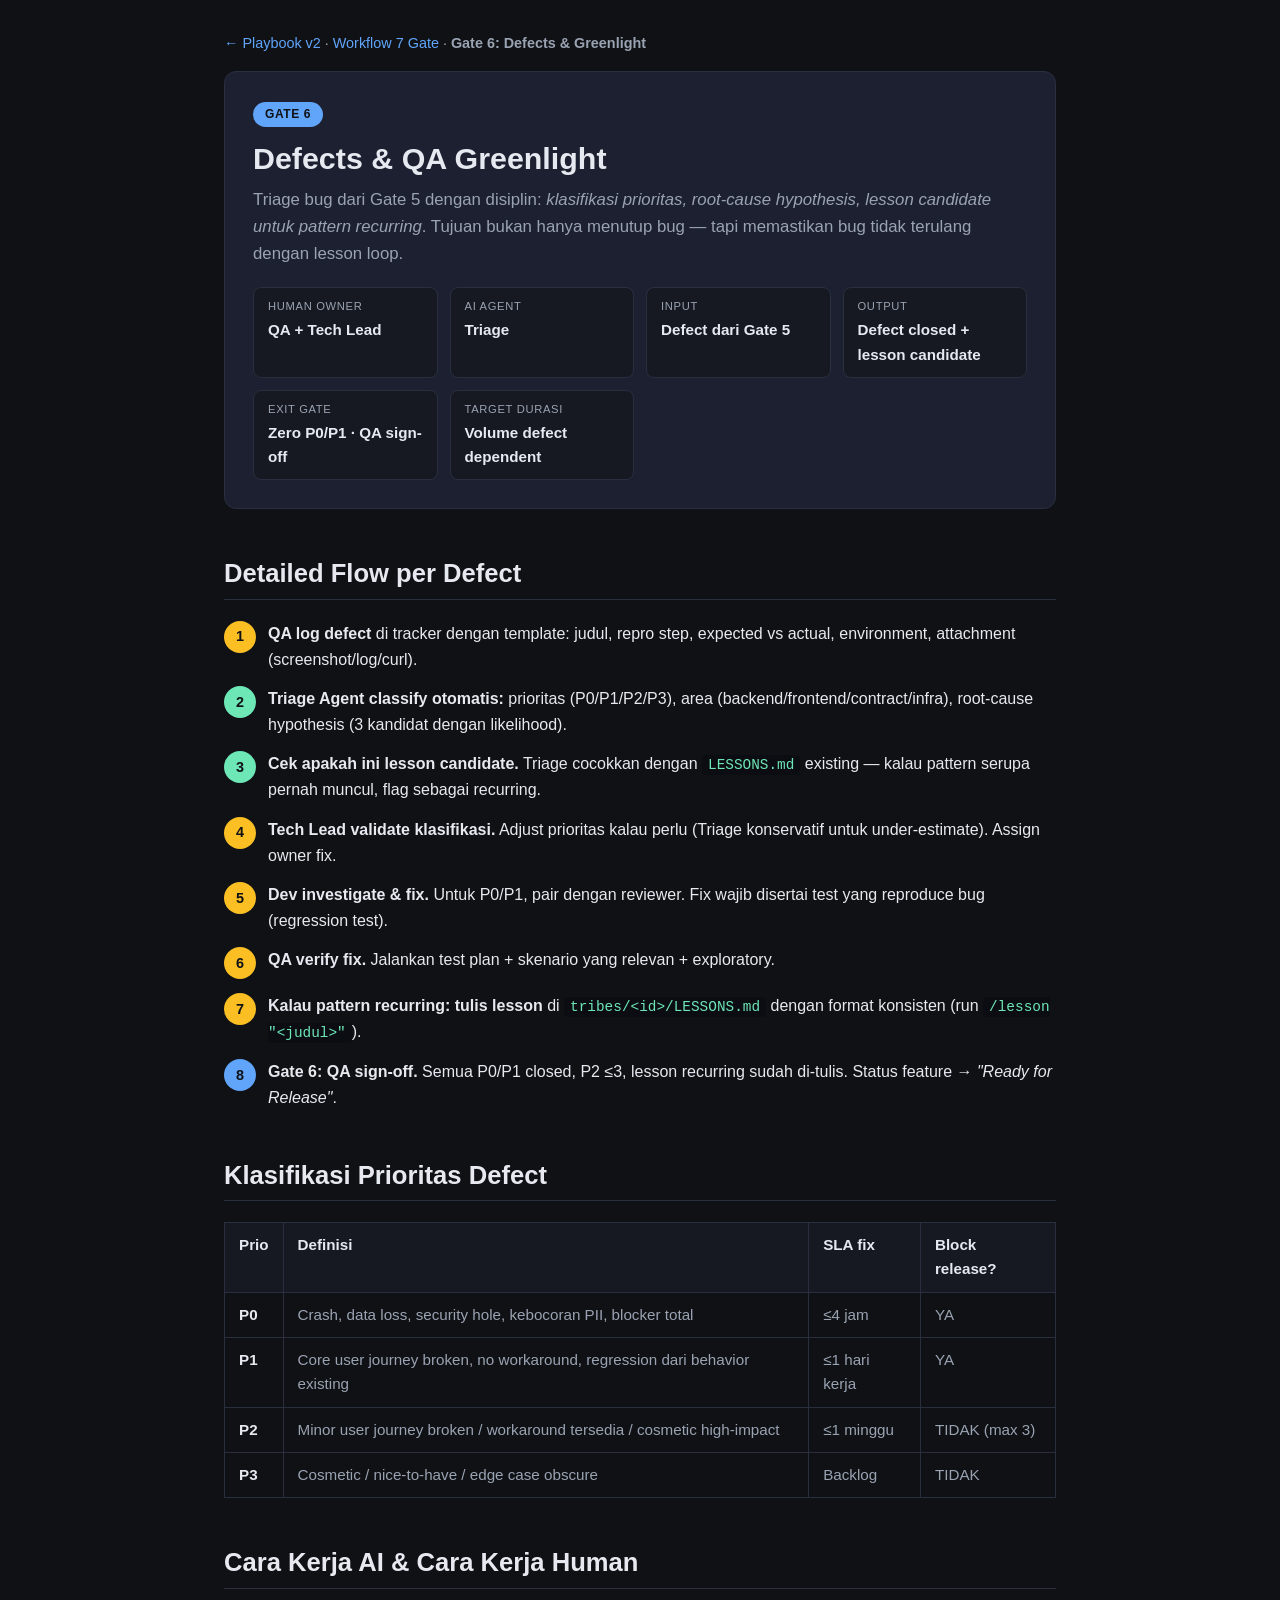
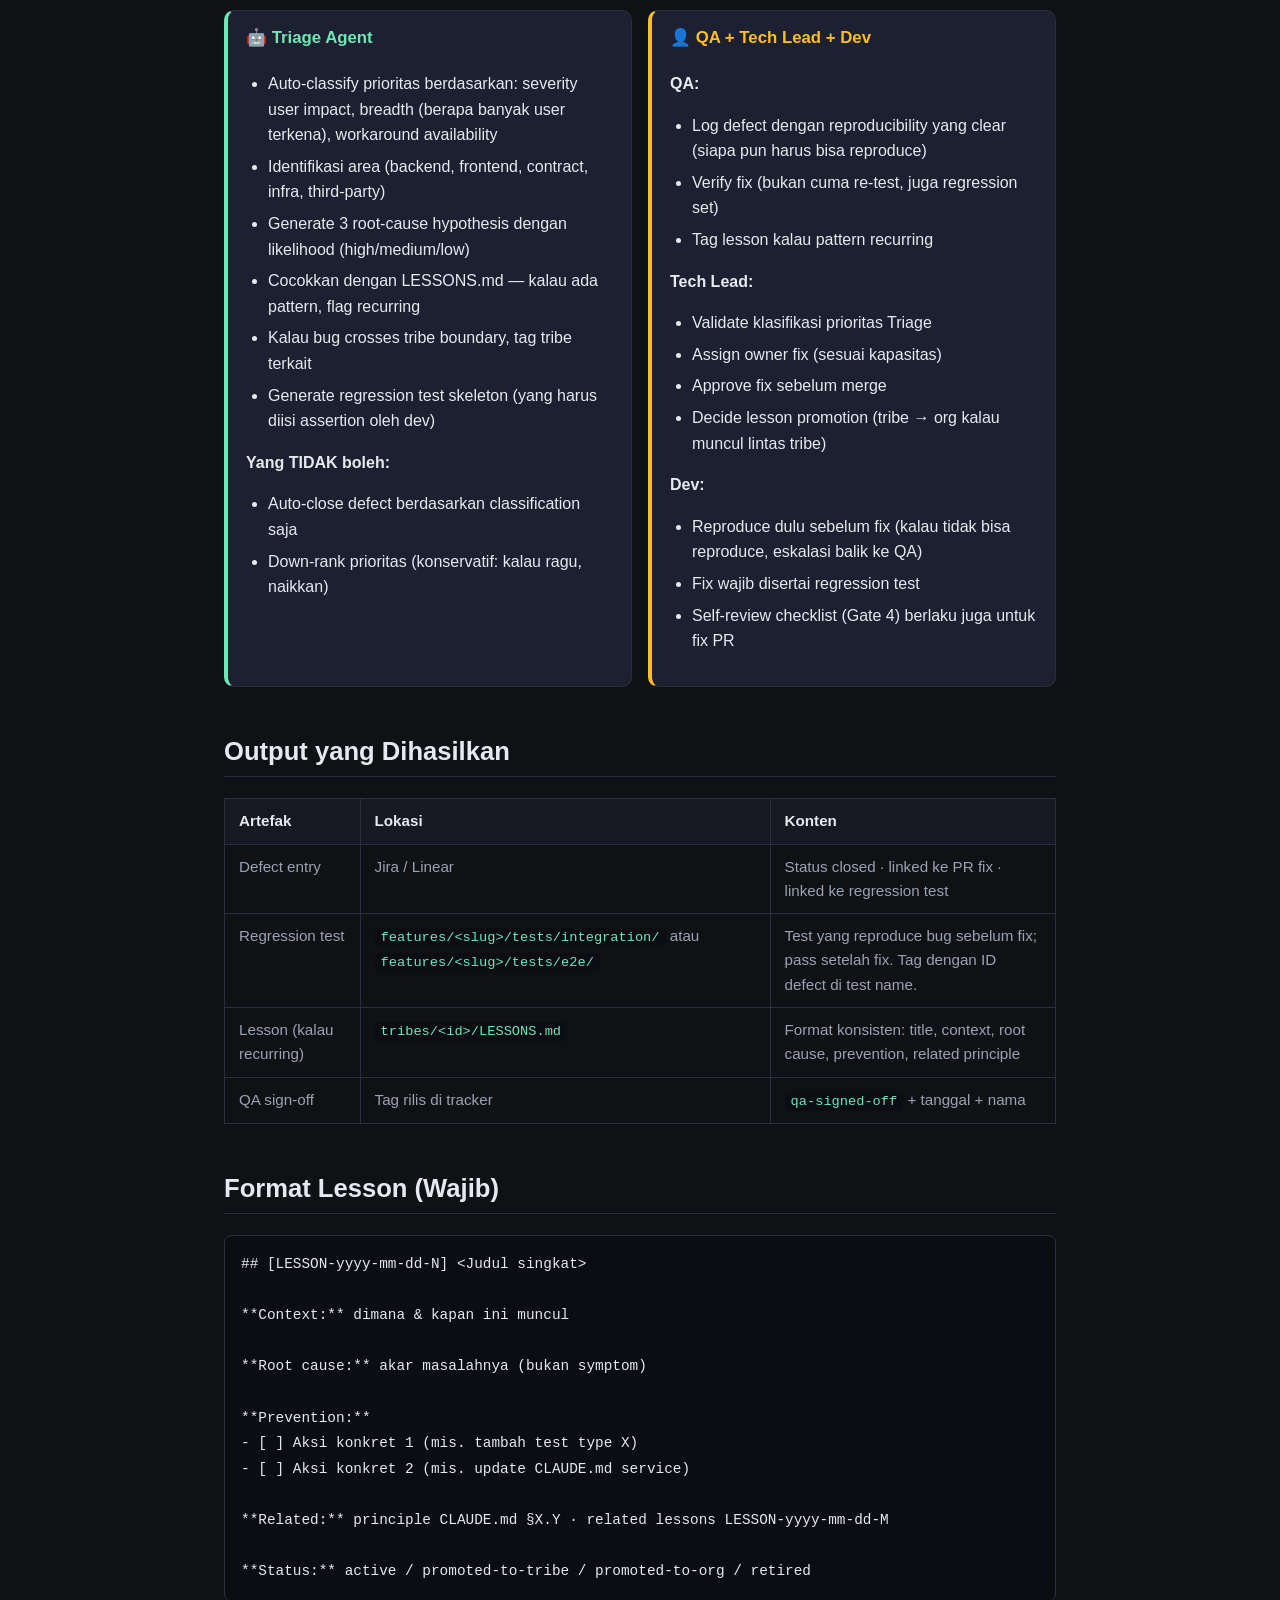
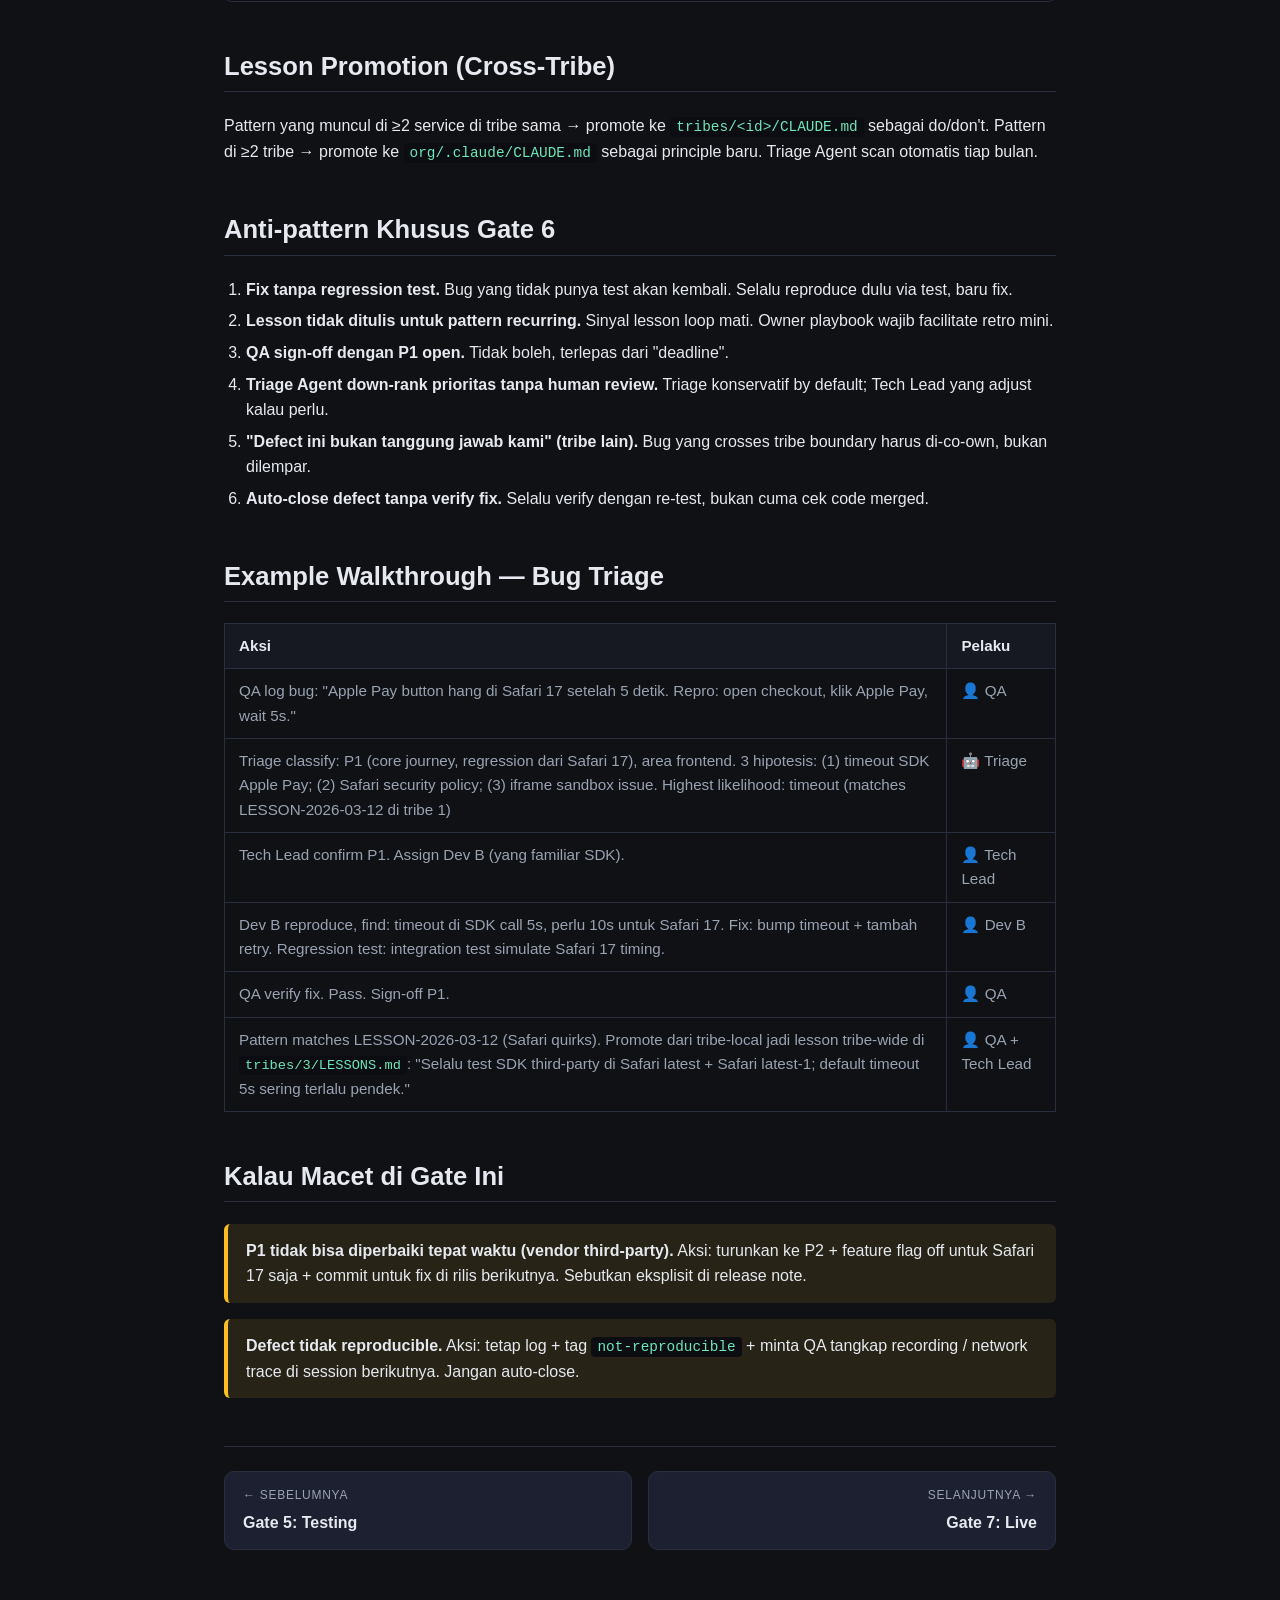
<file: phases/6-defects.html>
<!DOCTYPE html>
<html lang="id">
<head>
<meta charset="UTF-8">
<meta name="viewport" content="width=device-width, initial-scale=1.0">
<title>Gate 6 · Defects &amp; QA Greenlight — Playbook v2</title>
<link rel="stylesheet" href="../styles.css">
</head>
<body>
<div class="detail-page">

  <div class="breadcrumb">
    <a href="../index.html">← Playbook v2</a> · <a href="../index.html#workflow">Workflow 7 Gate</a> · <strong>Gate 6: Defects &amp; Greenlight</strong>
  </div>

  <header class="detail-hero">
    <div class="gate-badge">GATE 6</div>
    <h1>Defects &amp; QA Greenlight</h1>
    <p class="lead">Triage bug dari Gate 5 dengan disiplin: <em>klasifikasi prioritas, root-cause hypothesis, lesson candidate untuk pattern recurring</em>. Tujuan bukan hanya menutup bug — tapi memastikan bug tidak terulang dengan lesson loop.</p>

    <div class="meta-grid">
      <div class="meta-item"><div class="lbl">Human Owner</div><div class="val">QA + Tech Lead</div></div>
      <div class="meta-item"><div class="lbl">AI Agent</div><div class="val">Triage</div></div>
      <div class="meta-item"><div class="lbl">Input</div><div class="val">Defect dari Gate 5</div></div>
      <div class="meta-item"><div class="lbl">Output</div><div class="val">Defect closed + lesson candidate</div></div>
      <div class="meta-item"><div class="lbl">Exit Gate</div><div class="val">Zero P0/P1 · QA sign-off</div></div>
      <div class="meta-item"><div class="lbl">Target Durasi</div><div class="val">Volume defect dependent</div></div>
    </div>
  </header>

  <h2>Detailed Flow per Defect</h2>
  <ol class="stepflow">
    <li class="human-step"><strong>QA log defect</strong> di tracker dengan template: judul, repro step, expected vs actual, environment, attachment (screenshot/log/curl).</li>
    <li class="ai-step"><strong>Triage Agent classify otomatis:</strong> prioritas (P0/P1/P2/P3), area (backend/frontend/contract/infra), root-cause hypothesis (3 kandidat dengan likelihood).</li>
    <li class="ai-step"><strong>Cek apakah ini lesson candidate.</strong> Triage cocokkan dengan <code>LESSONS.md</code> existing — kalau pattern serupa pernah muncul, flag sebagai recurring.</li>
    <li class="human-step"><strong>Tech Lead validate klasifikasi.</strong> Adjust prioritas kalau perlu (Triage konservatif untuk under-estimate). Assign owner fix.</li>
    <li class="human-step"><strong>Dev investigate &amp; fix.</strong> Untuk P0/P1, pair dengan reviewer. Fix wajib disertai test yang reproduce bug (regression test).</li>
    <li class="human-step"><strong>QA verify fix.</strong> Jalankan test plan + skenario yang relevan + exploratory.</li>
    <li class="human-step"><strong>Kalau pattern recurring: tulis lesson</strong> di <code>tribes/&lt;id&gt;/LESSONS.md</code> dengan format konsisten (run <code>/lesson "&lt;judul&gt;"</code>).</li>
    <li class="gate-step"><strong>Gate 6: QA sign-off.</strong> Semua P0/P1 closed, P2 ≤3, lesson recurring sudah di-tulis. Status feature → <em>"Ready for Release"</em>.</li>
  </ol>

  <h2>Klasifikasi Prioritas Defect</h2>
  <table>
    <tr><th>Prio</th><th>Definisi</th><th>SLA fix</th><th>Block release?</th></tr>
    <tr><td><strong>P0</strong></td><td>Crash, data loss, security hole, kebocoran PII, blocker total</td><td>≤4 jam</td><td>YA</td></tr>
    <tr><td><strong>P1</strong></td><td>Core user journey broken, no workaround, regression dari behavior existing</td><td>≤1 hari kerja</td><td>YA</td></tr>
    <tr><td><strong>P2</strong></td><td>Minor user journey broken / workaround tersedia / cosmetic high-impact</td><td>≤1 minggu</td><td>TIDAK (max 3)</td></tr>
    <tr><td><strong>P3</strong></td><td>Cosmetic / nice-to-have / edge case obscure</td><td>Backlog</td><td>TIDAK</td></tr>
  </table>

  <h2>Cara Kerja AI &amp; Cara Kerja Human</h2>

  <div class="swim">
    <div class="lane ai">
      <h4 class="ai-h">🤖 Triage Agent</h4>
      <ul>
        <li>Auto-classify prioritas berdasarkan: severity user impact, breadth (berapa banyak user terkena), workaround availability</li>
        <li>Identifikasi area (backend, frontend, contract, infra, third-party)</li>
        <li>Generate 3 root-cause hypothesis dengan likelihood (high/medium/low)</li>
        <li>Cocokkan dengan LESSONS.md — kalau ada pattern, flag recurring</li>
        <li>Kalau bug crosses tribe boundary, tag tribe terkait</li>
        <li>Generate regression test skeleton (yang harus diisi assertion oleh dev)</li>
      </ul>
      <p><strong>Yang TIDAK boleh:</strong></p>
      <ul>
        <li>Auto-close defect berdasarkan classification saja</li>
        <li>Down-rank prioritas (konservatif: kalau ragu, naikkan)</li>
      </ul>
    </div>

    <div class="lane human">
      <h4 class="human-h">👤 QA + Tech Lead + Dev</h4>
      <p><strong>QA:</strong></p>
      <ul>
        <li>Log defect dengan reproducibility yang clear (siapa pun harus bisa reproduce)</li>
        <li>Verify fix (bukan cuma re-test, juga regression set)</li>
        <li>Tag lesson kalau pattern recurring</li>
      </ul>
      <p><strong>Tech Lead:</strong></p>
      <ul>
        <li>Validate klasifikasi prioritas Triage</li>
        <li>Assign owner fix (sesuai kapasitas)</li>
        <li>Approve fix sebelum merge</li>
        <li>Decide lesson promotion (tribe → org kalau muncul lintas tribe)</li>
      </ul>
      <p><strong>Dev:</strong></p>
      <ul>
        <li>Reproduce dulu sebelum fix (kalau tidak bisa reproduce, eskalasi balik ke QA)</li>
        <li>Fix wajib disertai regression test</li>
        <li>Self-review checklist (Gate 4) berlaku juga untuk fix PR</li>
      </ul>
    </div>
  </div>

  <h2>Output yang Dihasilkan</h2>
  <table>
    <tr><th>Artefak</th><th>Lokasi</th><th>Konten</th></tr>
    <tr><td>Defect entry</td><td>Jira / Linear</td><td>Status closed · linked ke PR fix · linked ke regression test</td></tr>
    <tr><td>Regression test</td><td><code>features/&lt;slug&gt;/tests/integration/</code> atau <code>features/&lt;slug&gt;/tests/e2e/</code></td><td>Test yang reproduce bug sebelum fix; pass setelah fix. Tag dengan ID defect di test name.</td></tr>
    <tr><td>Lesson (kalau recurring)</td><td><code>tribes/&lt;id&gt;/LESSONS.md</code></td><td>Format konsisten: title, context, root cause, prevention, related principle</td></tr>
    <tr><td>QA sign-off</td><td>Tag rilis di tracker</td><td><code>qa-signed-off</code> + tanggal + nama</td></tr>
  </table>

  <h2>Format Lesson (Wajib)</h2>
  <pre><code>## [LESSON-yyyy-mm-dd-N] &lt;Judul singkat&gt;

**Context:** dimana &amp; kapan ini muncul

**Root cause:** akar masalahnya (bukan symptom)

**Prevention:**
- [ ] Aksi konkret 1 (mis. tambah test type X)
- [ ] Aksi konkret 2 (mis. update CLAUDE.md service)

**Related:** principle CLAUDE.md §X.Y · related lessons LESSON-yyyy-mm-dd-M

**Status:** active / promoted-to-tribe / promoted-to-org / retired
</code></pre>

  <h2>Lesson Promotion (Cross-Tribe)</h2>
  <p>Pattern yang muncul di ≥2 service di tribe sama → promote ke <code>tribes/&lt;id&gt;/CLAUDE.md</code> sebagai do/don't. Pattern di ≥2 tribe → promote ke <code>org/.claude/CLAUDE.md</code> sebagai principle baru. Triage Agent scan otomatis tiap bulan.</p>

  <h2>Anti-pattern Khusus Gate 6</h2>
  <ol>
    <li><strong>Fix tanpa regression test.</strong> Bug yang tidak punya test akan kembali. Selalu reproduce dulu via test, baru fix.</li>
    <li><strong>Lesson tidak ditulis untuk pattern recurring.</strong> Sinyal lesson loop mati. Owner playbook wajib facilitate retro mini.</li>
    <li><strong>QA sign-off dengan P1 open.</strong> Tidak boleh, terlepas dari "deadline".</li>
    <li><strong>Triage Agent down-rank prioritas tanpa human review.</strong> Triage konservatif by default; Tech Lead yang adjust kalau perlu.</li>
    <li><strong>"Defect ini bukan tanggung jawab kami" (tribe lain).</strong> Bug yang crosses tribe boundary harus di-co-own, bukan dilempar.</li>
    <li><strong>Auto-close defect tanpa verify fix.</strong> Selalu verify dengan re-test, bukan cuma cek code merged.</li>
  </ol>

  <h2>Example Walkthrough — Bug Triage</h2>
  <table>
    <tr><th>Aksi</th><th>Pelaku</th></tr>
    <tr><td>QA log bug: "Apple Pay button hang di Safari 17 setelah 5 detik. Repro: open checkout, klik Apple Pay, wait 5s."</td><td>👤 QA</td></tr>
    <tr><td>Triage classify: P1 (core journey, regression dari Safari 17), area frontend. 3 hipotesis: (1) timeout SDK Apple Pay; (2) Safari security policy; (3) iframe sandbox issue. Highest likelihood: timeout (matches LESSON-2026-03-12 di tribe 1)</td><td>🤖 Triage</td></tr>
    <tr><td>Tech Lead confirm P1. Assign Dev B (yang familiar SDK).</td><td>👤 Tech Lead</td></tr>
    <tr><td>Dev B reproduce, find: timeout di SDK call 5s, perlu 10s untuk Safari 17. Fix: bump timeout + tambah retry. Regression test: integration test simulate Safari 17 timing.</td><td>👤 Dev B</td></tr>
    <tr><td>QA verify fix. Pass. Sign-off P1.</td><td>👤 QA</td></tr>
    <tr><td>Pattern matches LESSON-2026-03-12 (Safari quirks). Promote dari tribe-local jadi lesson tribe-wide di <code>tribes/3/LESSONS.md</code>: "Selalu test SDK third-party di Safari latest + Safari latest-1; default timeout 5s sering terlalu pendek."</td><td>👤 QA + Tech Lead</td></tr>
  </table>

  <h2>Kalau Macet di Gate Ini</h2>
  <div class="callout warn">
    <strong>P1 tidak bisa diperbaiki tepat waktu (vendor third-party).</strong> Aksi: turunkan ke P2 + feature flag off untuk Safari 17 saja + commit untuk fix di rilis berikutnya. Sebutkan eksplisit di release note.
  </div>
  <div class="callout warn">
    <strong>Defect tidak reproducible.</strong> Aksi: tetap log + tag <code>not-reproducible</code> + minta QA tangkap recording / network trace di session berikutnya. Jangan auto-close.
  </div>

  <nav class="phase-nav">
    <a href="5-testing.html" class="prev">
      <div class="nav-label">← Sebelumnya</div>
      <div class="nav-title">Gate 5: Testing</div>
    </a>
    <a href="7-live.html" class="next">
      <div class="nav-label">Selanjutnya →</div>
      <div class="nav-title">Gate 7: Live</div>
    </a>
  </nav>

</div>
</body>
</html>
</file>
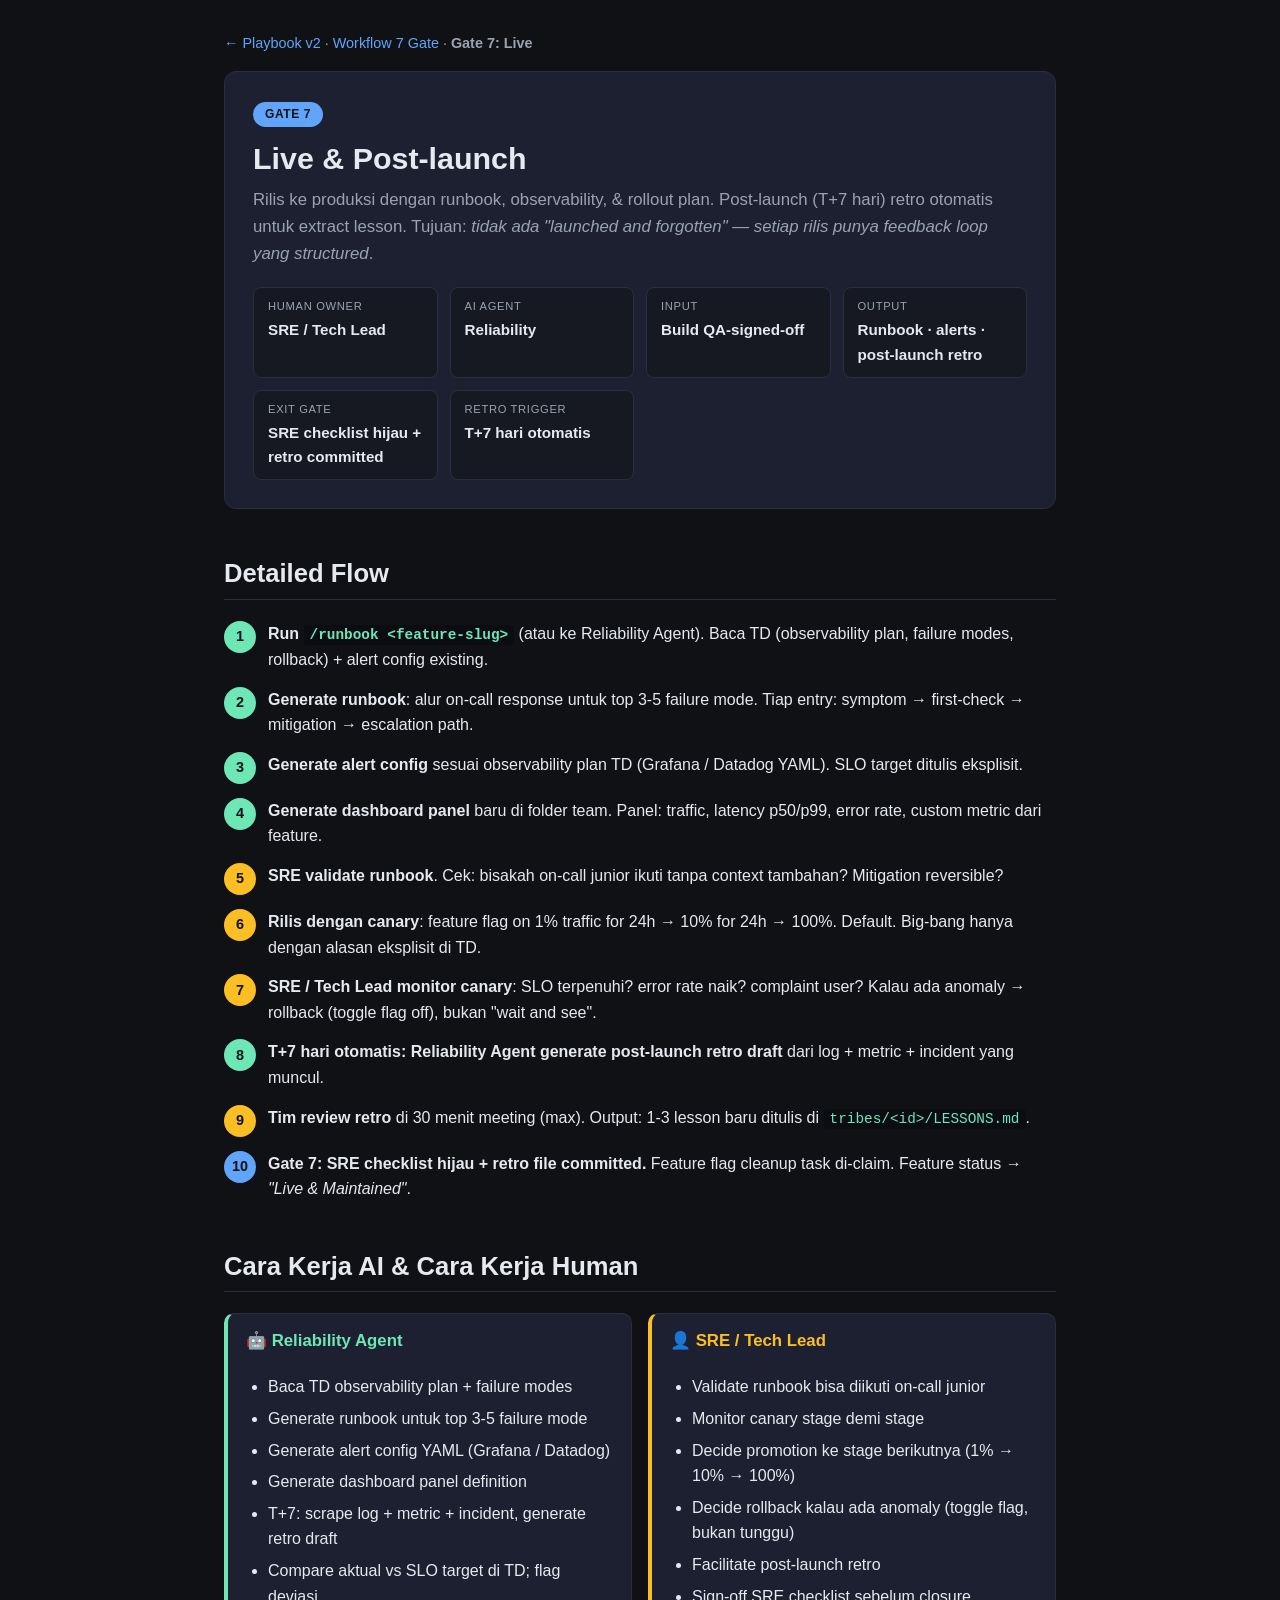
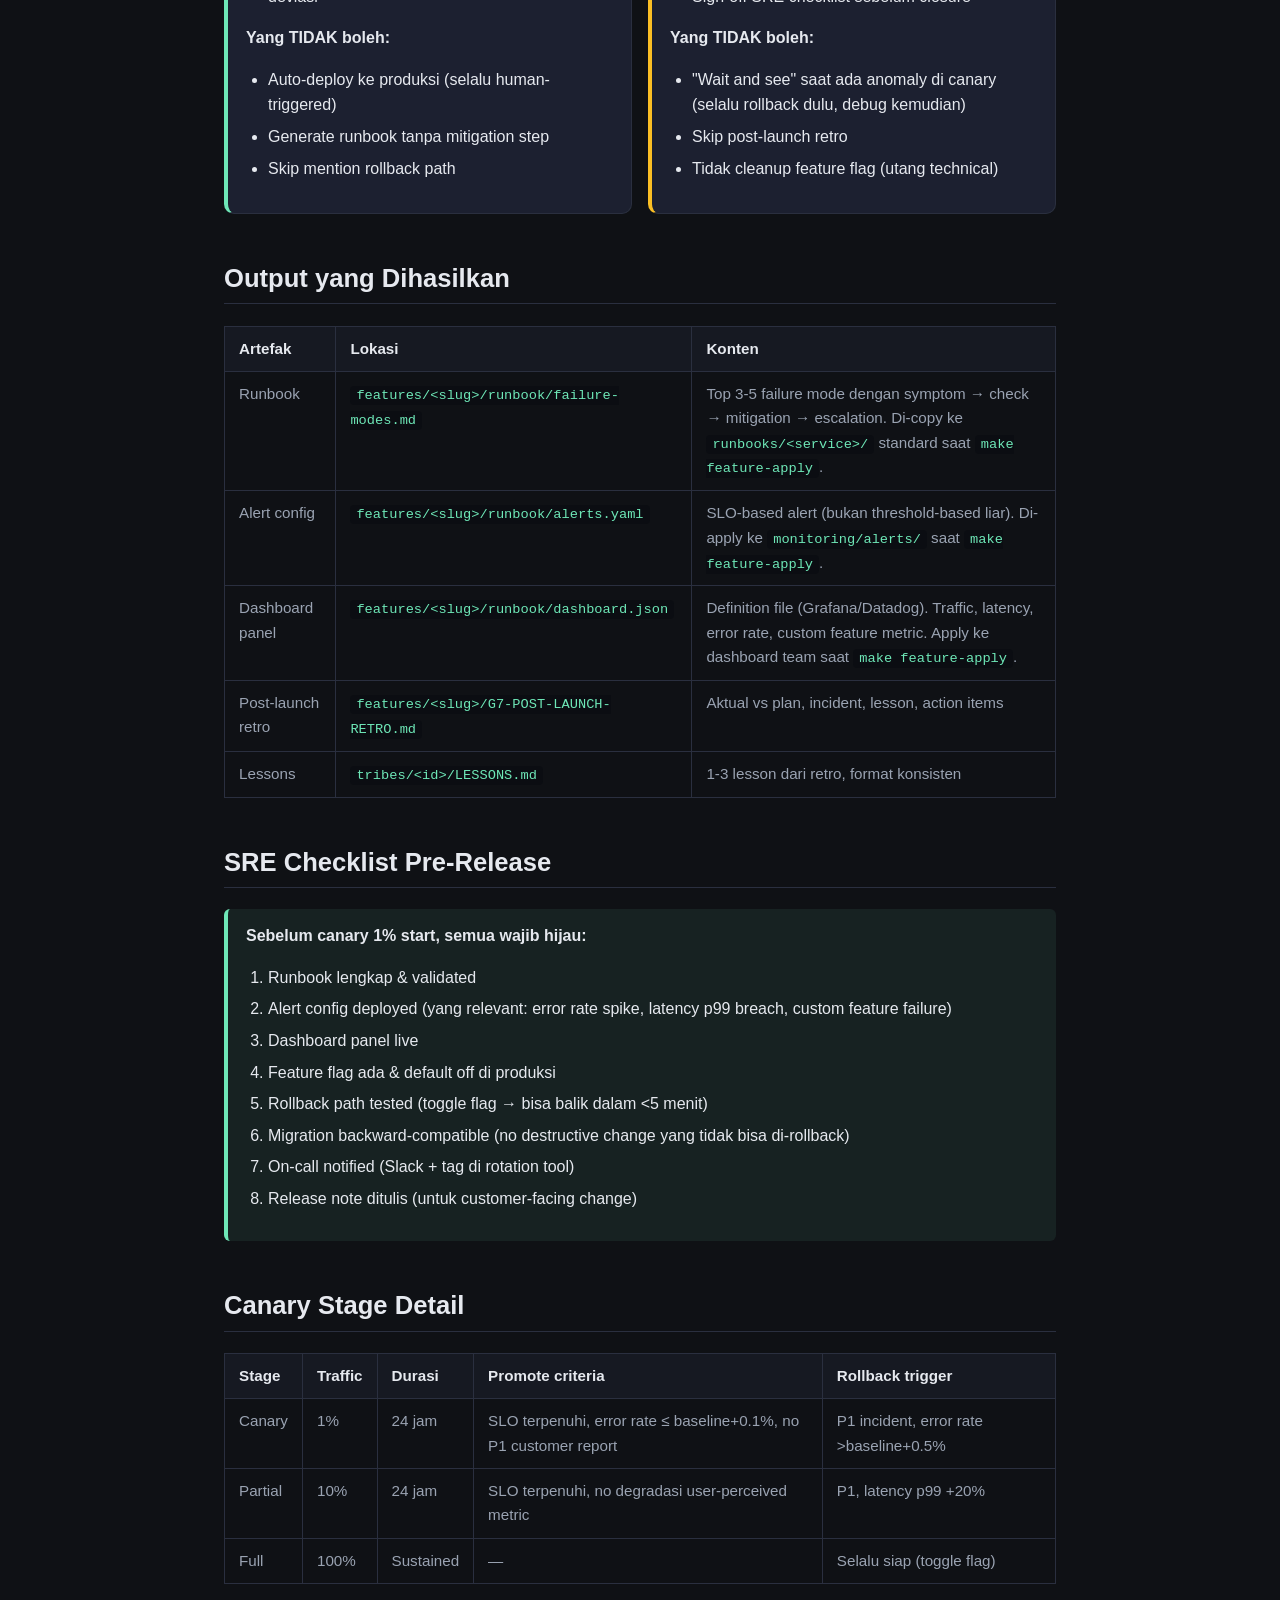
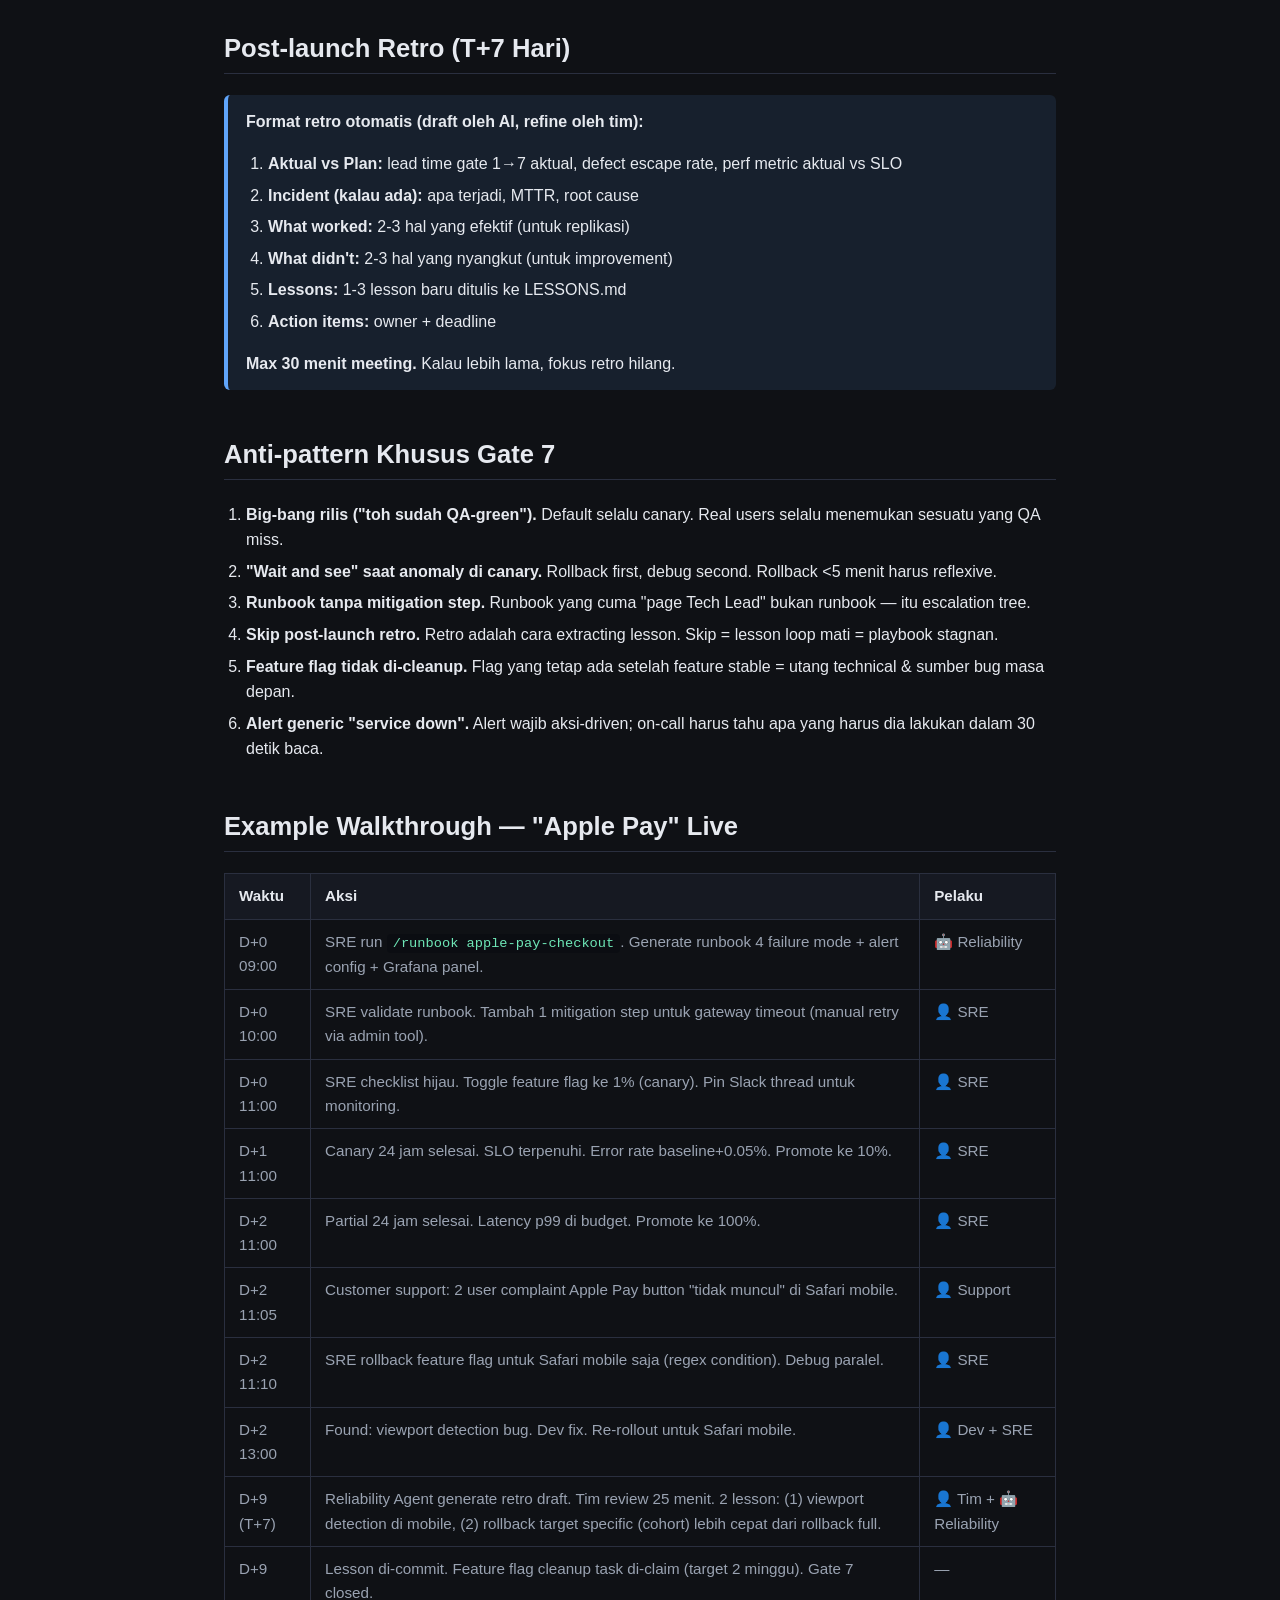
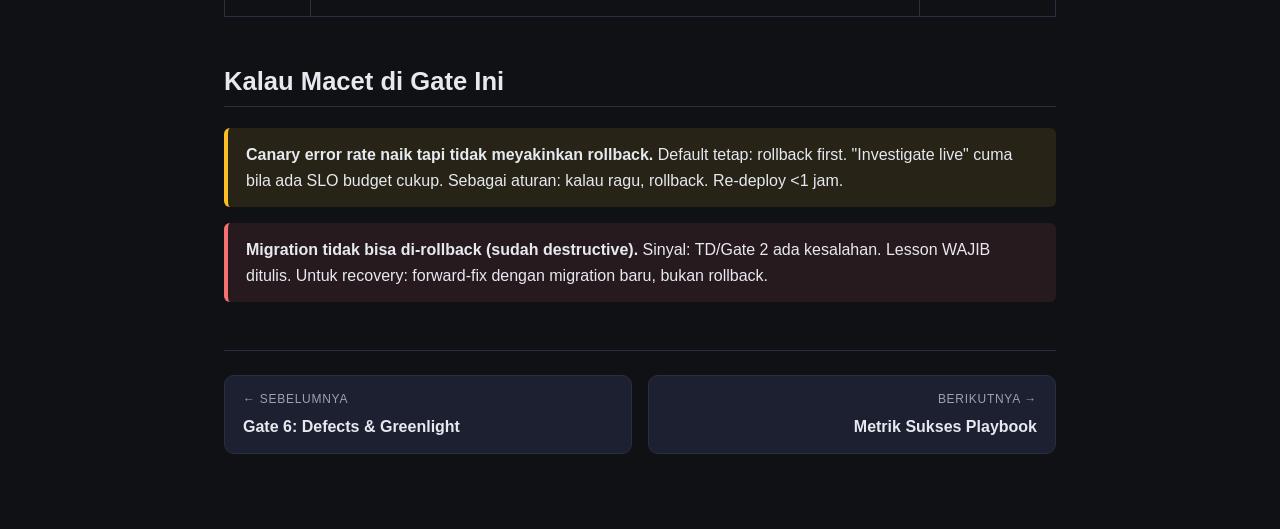
<file: phases/7-live.html>
<!DOCTYPE html>
<html lang="id">
<head>
<meta charset="UTF-8">
<meta name="viewport" content="width=device-width, initial-scale=1.0">
<title>Gate 7 · Live &amp; Post-launch — Playbook v2</title>
<link rel="stylesheet" href="../styles.css">
</head>
<body>
<div class="detail-page">

  <div class="breadcrumb">
    <a href="../index.html">← Playbook v2</a> · <a href="../index.html#workflow">Workflow 7 Gate</a> · <strong>Gate 7: Live</strong>
  </div>

  <header class="detail-hero">
    <div class="gate-badge">GATE 7</div>
    <h1>Live &amp; Post-launch</h1>
    <p class="lead">Rilis ke produksi dengan runbook, observability, &amp; rollout plan. Post-launch (T+7 hari) retro otomatis untuk extract lesson. Tujuan: <em>tidak ada "launched and forgotten" — setiap rilis punya feedback loop yang structured</em>.</p>

    <div class="meta-grid">
      <div class="meta-item"><div class="lbl">Human Owner</div><div class="val">SRE / Tech Lead</div></div>
      <div class="meta-item"><div class="lbl">AI Agent</div><div class="val">Reliability</div></div>
      <div class="meta-item"><div class="lbl">Input</div><div class="val">Build QA-signed-off</div></div>
      <div class="meta-item"><div class="lbl">Output</div><div class="val">Runbook · alerts · post-launch retro</div></div>
      <div class="meta-item"><div class="lbl">Exit Gate</div><div class="val">SRE checklist hijau + retro committed</div></div>
      <div class="meta-item"><div class="lbl">Retro Trigger</div><div class="val">T+7 hari otomatis</div></div>
    </div>
  </header>

  <h2>Detailed Flow</h2>
  <ol class="stepflow">
    <li class="ai-step"><strong>Run <code>/runbook &lt;feature-slug&gt;</code></strong> (atau ke Reliability Agent). Baca TD (observability plan, failure modes, rollback) + alert config existing.</li>
    <li class="ai-step"><strong>Generate runbook</strong>: alur on-call response untuk top 3-5 failure mode. Tiap entry: symptom → first-check → mitigation → escalation path.</li>
    <li class="ai-step"><strong>Generate alert config</strong> sesuai observability plan TD (Grafana / Datadog YAML). SLO target ditulis eksplisit.</li>
    <li class="ai-step"><strong>Generate dashboard panel</strong> baru di folder team. Panel: traffic, latency p50/p99, error rate, custom metric dari feature.</li>
    <li class="human-step"><strong>SRE validate runbook</strong>. Cek: bisakah on-call junior ikuti tanpa context tambahan? Mitigation reversible?</li>
    <li class="human-step"><strong>Rilis dengan canary</strong>: feature flag on 1% traffic for 24h → 10% for 24h → 100%. Default. Big-bang hanya dengan alasan eksplisit di TD.</li>
    <li class="human-step"><strong>SRE / Tech Lead monitor canary</strong>: SLO terpenuhi? error rate naik? complaint user? Kalau ada anomaly → rollback (toggle flag off), bukan "wait and see".</li>
    <li class="ai-step"><strong>T+7 hari otomatis: Reliability Agent generate post-launch retro draft</strong> dari log + metric + incident yang muncul.</li>
    <li class="human-step"><strong>Tim review retro</strong> di 30 menit meeting (max). Output: 1-3 lesson baru ditulis di <code>tribes/&lt;id&gt;/LESSONS.md</code>.</li>
    <li class="gate-step"><strong>Gate 7: SRE checklist hijau + retro file committed.</strong> Feature flag cleanup task di-claim. Feature status → <em>"Live &amp; Maintained"</em>.</li>
  </ol>

  <h2>Cara Kerja AI &amp; Cara Kerja Human</h2>

  <div class="swim">
    <div class="lane ai">
      <h4 class="ai-h">🤖 Reliability Agent</h4>
      <ul>
        <li>Baca TD observability plan + failure modes</li>
        <li>Generate runbook untuk top 3-5 failure mode</li>
        <li>Generate alert config YAML (Grafana / Datadog)</li>
        <li>Generate dashboard panel definition</li>
        <li>T+7: scrape log + metric + incident, generate retro draft</li>
        <li>Compare aktual vs SLO target di TD; flag deviasi</li>
      </ul>
      <p><strong>Yang TIDAK boleh:</strong></p>
      <ul>
        <li>Auto-deploy ke produksi (selalu human-triggered)</li>
        <li>Generate runbook tanpa mitigation step</li>
        <li>Skip mention rollback path</li>
      </ul>
    </div>

    <div class="lane human">
      <h4 class="human-h">👤 SRE / Tech Lead</h4>
      <ul>
        <li>Validate runbook bisa diikuti on-call junior</li>
        <li>Monitor canary stage demi stage</li>
        <li>Decide promotion ke stage berikutnya (1% → 10% → 100%)</li>
        <li>Decide rollback kalau ada anomaly (toggle flag, bukan tunggu)</li>
        <li>Facilitate post-launch retro</li>
        <li>Sign-off SRE checklist sebelum closure</li>
      </ul>
      <p><strong>Yang TIDAK boleh:</strong></p>
      <ul>
        <li>"Wait and see" saat ada anomaly di canary (selalu rollback dulu, debug kemudian)</li>
        <li>Skip post-launch retro</li>
        <li>Tidak cleanup feature flag (utang technical)</li>
      </ul>
    </div>
  </div>

  <h2>Output yang Dihasilkan</h2>
  <table>
    <tr><th>Artefak</th><th>Lokasi</th><th>Konten</th></tr>
    <tr><td>Runbook</td><td><code>features/&lt;slug&gt;/runbook/failure-modes.md</code></td><td>Top 3-5 failure mode dengan symptom → check → mitigation → escalation. Di-copy ke <code>runbooks/&lt;service&gt;/</code> standard saat <code>make feature-apply</code>.</td></tr>
    <tr><td>Alert config</td><td><code>features/&lt;slug&gt;/runbook/alerts.yaml</code></td><td>SLO-based alert (bukan threshold-based liar). Di-apply ke <code>monitoring/alerts/</code> saat <code>make feature-apply</code>.</td></tr>
    <tr><td>Dashboard panel</td><td><code>features/&lt;slug&gt;/runbook/dashboard.json</code></td><td>Definition file (Grafana/Datadog). Traffic, latency, error rate, custom feature metric. Apply ke dashboard team saat <code>make feature-apply</code>.</td></tr>
    <tr><td>Post-launch retro</td><td><code>features/&lt;slug&gt;/G7-POST-LAUNCH-RETRO.md</code></td><td>Aktual vs plan, incident, lesson, action items</td></tr>
    <tr><td>Lessons</td><td><code>tribes/&lt;id&gt;/LESSONS.md</code></td><td>1-3 lesson dari retro, format konsisten</td></tr>
  </table>

  <h2>SRE Checklist Pre-Release</h2>
  <div class="callout good">
    <strong>Sebelum canary 1% start, semua wajib hijau:</strong>
    <ol>
      <li>Runbook lengkap &amp; validated</li>
      <li>Alert config deployed (yang relevant: error rate spike, latency p99 breach, custom feature failure)</li>
      <li>Dashboard panel live</li>
      <li>Feature flag ada &amp; default off di produksi</li>
      <li>Rollback path tested (toggle flag → bisa balik dalam &lt;5 menit)</li>
      <li>Migration backward-compatible (no destructive change yang tidak bisa di-rollback)</li>
      <li>On-call notified (Slack + tag di rotation tool)</li>
      <li>Release note ditulis (untuk customer-facing change)</li>
    </ol>
  </div>

  <h2>Canary Stage Detail</h2>
  <table>
    <tr><th>Stage</th><th>Traffic</th><th>Durasi</th><th>Promote criteria</th><th>Rollback trigger</th></tr>
    <tr><td>Canary</td><td>1%</td><td>24 jam</td><td>SLO terpenuhi, error rate ≤ baseline+0.1%, no P1 customer report</td><td>P1 incident, error rate &gt;baseline+0.5%</td></tr>
    <tr><td>Partial</td><td>10%</td><td>24 jam</td><td>SLO terpenuhi, no degradasi user-perceived metric</td><td>P1, latency p99 +20%</td></tr>
    <tr><td>Full</td><td>100%</td><td>Sustained</td><td>—</td><td>Selalu siap (toggle flag)</td></tr>
  </table>

  <h2>Post-launch Retro (T+7 Hari)</h2>
  <div class="callout">
    <strong>Format retro otomatis (draft oleh AI, refine oleh tim):</strong>
    <ol>
      <li><strong>Aktual vs Plan:</strong> lead time gate 1→7 aktual, defect escape rate, perf metric aktual vs SLO</li>
      <li><strong>Incident (kalau ada):</strong> apa terjadi, MTTR, root cause</li>
      <li><strong>What worked:</strong> 2-3 hal yang efektif (untuk replikasi)</li>
      <li><strong>What didn't:</strong> 2-3 hal yang nyangkut (untuk improvement)</li>
      <li><strong>Lessons:</strong> 1-3 lesson baru ditulis ke LESSONS.md</li>
      <li><strong>Action items:</strong> owner + deadline</li>
    </ol>
    <strong>Max 30 menit meeting.</strong> Kalau lebih lama, fokus retro hilang.
  </div>

  <h2>Anti-pattern Khusus Gate 7</h2>
  <ol>
    <li><strong>Big-bang rilis ("toh sudah QA-green").</strong> Default selalu canary. Real users selalu menemukan sesuatu yang QA miss.</li>
    <li><strong>"Wait and see" saat anomaly di canary.</strong> Rollback first, debug second. Rollback &lt;5 menit harus reflexive.</li>
    <li><strong>Runbook tanpa mitigation step.</strong> Runbook yang cuma "page Tech Lead" bukan runbook — itu escalation tree.</li>
    <li><strong>Skip post-launch retro.</strong> Retro adalah cara extracting lesson. Skip = lesson loop mati = playbook stagnan.</li>
    <li><strong>Feature flag tidak di-cleanup.</strong> Flag yang tetap ada setelah feature stable = utang technical &amp; sumber bug masa depan.</li>
    <li><strong>Alert generic "service down".</strong> Alert wajib aksi-driven; on-call harus tahu apa yang harus dia lakukan dalam 30 detik baca.</li>
  </ol>

  <h2>Example Walkthrough — "Apple Pay" Live</h2>
  <table>
    <tr><th>Waktu</th><th>Aksi</th><th>Pelaku</th></tr>
    <tr><td>D+0 09:00</td><td>SRE run <code>/runbook apple-pay-checkout</code>. Generate runbook 4 failure mode + alert config + Grafana panel.</td><td>🤖 Reliability</td></tr>
    <tr><td>D+0 10:00</td><td>SRE validate runbook. Tambah 1 mitigation step untuk gateway timeout (manual retry via admin tool).</td><td>👤 SRE</td></tr>
    <tr><td>D+0 11:00</td><td>SRE checklist hijau. Toggle feature flag ke 1% (canary). Pin Slack thread untuk monitoring.</td><td>👤 SRE</td></tr>
    <tr><td>D+1 11:00</td><td>Canary 24 jam selesai. SLO terpenuhi. Error rate baseline+0.05%. Promote ke 10%.</td><td>👤 SRE</td></tr>
    <tr><td>D+2 11:00</td><td>Partial 24 jam selesai. Latency p99 di budget. Promote ke 100%.</td><td>👤 SRE</td></tr>
    <tr><td>D+2 11:05</td><td>Customer support: 2 user complaint Apple Pay button "tidak muncul" di Safari mobile.</td><td>👤 Support</td></tr>
    <tr><td>D+2 11:10</td><td>SRE rollback feature flag untuk Safari mobile saja (regex condition). Debug paralel.</td><td>👤 SRE</td></tr>
    <tr><td>D+2 13:00</td><td>Found: viewport detection bug. Dev fix. Re-rollout untuk Safari mobile.</td><td>👤 Dev + SRE</td></tr>
    <tr><td>D+9 (T+7)</td><td>Reliability Agent generate retro draft. Tim review 25 menit. 2 lesson: (1) viewport detection di mobile, (2) rollback target specific (cohort) lebih cepat dari rollback full.</td><td>👤 Tim + 🤖 Reliability</td></tr>
    <tr><td>D+9</td><td>Lesson di-commit. Feature flag cleanup task di-claim (target 2 minggu). Gate 7 closed.</td><td>—</td></tr>
  </table>

  <h2>Kalau Macet di Gate Ini</h2>
  <div class="callout warn">
    <strong>Canary error rate naik tapi tidak meyakinkan rollback.</strong> Default tetap: rollback first. "Investigate live" cuma bila ada SLO budget cukup. Sebagai aturan: kalau ragu, rollback. Re-deploy &lt;1 jam.
  </div>
  <div class="callout danger">
    <strong>Migration tidak bisa di-rollback (sudah destructive).</strong> Sinyal: TD/Gate 2 ada kesalahan. Lesson WAJIB ditulis. Untuk recovery: forward-fix dengan migration baru, bukan rollback.
  </div>

  <nav class="phase-nav">
    <a href="6-defects.html" class="prev">
      <div class="nav-label">← Sebelumnya</div>
      <div class="nav-title">Gate 6: Defects &amp; Greenlight</div>
    </a>
    <a href="../index.html#metrics" class="next">
      <div class="nav-label">Berikutnya →</div>
      <div class="nav-title">Metrik Sukses Playbook</div>
    </a>
  </nav>

</div>
</body>
</html>
</file>
<file: styles.css>
:root {
  --bg: #0f1115;
  --bg-soft: #161922;
  --bg-card: #1c2030;
  --border: #2a2f3f;
  --text: #e6e9ef;
  --text-dim: #9aa3b2;
  --accent: #6ee7b7;
  --accent-2: #60a5fa;
  --warn: #fbbf24;
  --danger: #f87171;
  --code-bg: #0b0d12;
  --purple: #a78bfa;
}
* { box-sizing: border-box; }
html, body { margin: 0; padding: 0; background: var(--bg); color: var(--text); font-family: -apple-system, BlinkMacSystemFont, "Segoe UI", Roboto, Oxygen, Ubuntu, sans-serif; line-height: 1.6; font-size: 16px; }
a { color: var(--accent-2); text-decoration: none; }
a:hover { text-decoration: underline; }
code { background: var(--code-bg); padding: 2px 6px; border-radius: 4px; font-size: 0.9em; color: var(--accent); font-family: "SF Mono", Monaco, Consolas, monospace; }
pre { background: var(--code-bg); padding: 16px; border-radius: 8px; overflow-x: auto; border: 1px solid var(--border); }
pre code { background: none; padding: 0; color: var(--text); }
h1, h2, h3, h4 { color: var(--text); line-height: 1.3; }
h1 { font-size: 2.2rem; margin-top: 0; }
h2 { font-size: 1.6rem; border-bottom: 1px solid var(--border); padding-bottom: 8px; margin-top: 48px; }
h3 { font-size: 1.25rem; color: var(--accent); margin-top: 32px; }
h4 { font-size: 1.05rem; color: var(--accent-2); margin-top: 24px; }
.layout { display: grid; grid-template-columns: 260px 1fr; min-height: 100vh; }
.sidebar { background: var(--bg-soft); border-right: 1px solid var(--border); padding: 24px 20px; position: sticky; top: 0; height: 100vh; overflow-y: auto; }
.sidebar h2 { font-size: 1rem; border: none; margin-top: 16px; color: var(--text-dim); text-transform: uppercase; letter-spacing: 0.05em; }
.sidebar a { display: block; padding: 6px 0; color: var(--text-dim); font-size: 0.92rem; border-left: 2px solid transparent; padding-left: 10px; }
.sidebar a:hover { color: var(--text); border-left-color: var(--accent); text-decoration: none; }
.sidebar .brand { font-weight: 700; font-size: 1.1rem; color: var(--accent); margin-bottom: 4px; }
.sidebar .tagline { color: var(--text-dim); font-size: 0.8rem; }
.main { padding: 48px 64px; max-width: 980px; }
.hero { background: linear-gradient(135deg, #1c2030 0%, #2a2f3f 100%); padding: 32px; border-radius: 12px; border: 1px solid var(--border); margin-bottom: 32px; }
.hero .pill { display: inline-block; background: rgba(110, 231, 183, 0.15); color: var(--accent); padding: 4px 12px; border-radius: 999px; font-size: 0.8rem; font-weight: 600; margin-bottom: 12px; }
.hero h1 { margin: 0 0 8px 0; }
.hero p { margin: 8px 0 0; color: var(--text-dim); font-size: 1.05rem; }
.grid { display: grid; gap: 16px; }
.grid-2 { grid-template-columns: repeat(2, 1fr); }
.grid-3 { grid-template-columns: repeat(3, 1fr); }
.grid-4 { grid-template-columns: repeat(4, 1fr); }
.card { background: var(--bg-card); border: 1px solid var(--border); border-radius: 10px; padding: 20px; }
.card .label { font-size: 0.75rem; text-transform: uppercase; letter-spacing: 0.08em; color: var(--text-dim); margin-bottom: 8px; }
.card h3 { margin: 0 0 8px; font-size: 1.1rem; color: var(--text); }
.card p { margin: 0; color: var(--text-dim); font-size: 0.95rem; }
.callout { background: rgba(96, 165, 250, 0.1); border-left: 4px solid var(--accent-2); padding: 14px 18px; border-radius: 6px; margin: 16px 0; }
.callout.warn { background: rgba(251, 191, 36, 0.1); border-left-color: var(--warn); }
.callout.danger { background: rgba(248, 113, 113, 0.1); border-left-color: var(--danger); }
.callout.good { background: rgba(110, 231, 183, 0.08); border-left-color: var(--accent); }
table { border-collapse: collapse; width: 100%; margin: 16px 0; font-size: 0.95rem; }
th, td { border: 1px solid var(--border); padding: 10px 14px; text-align: left; vertical-align: top; }
th { background: var(--bg-soft); color: var(--text); font-weight: 600; }
td { color: var(--text-dim); }
td strong { color: var(--text); }
.phase { display: flex; align-items: stretch; margin: 24px 0; gap: 16px; }
.phase-num { background: var(--accent); color: var(--bg); font-weight: 700; font-size: 1.4rem; min-width: 56px; display: flex; align-items: center; justify-content: center; border-radius: 10px; }
.phase-body { flex: 1; background: var(--bg-card); border: 1px solid var(--border); border-radius: 10px; padding: 18px 22px; }
.phase-body h3 { margin-top: 0; }
.phase-meta { display: flex; flex-wrap: wrap; gap: 8px; margin-top: 10px; }
.chip { display: inline-block; background: var(--bg-soft); border: 1px solid var(--border); color: var(--text-dim); padding: 3px 10px; border-radius: 999px; font-size: 0.78rem; }
.chip.human { color: var(--warn); border-color: rgba(251,191,36,0.3); }
.chip.ai { color: var(--accent); border-color: rgba(110,231,183,0.3); }
.chip.gate { color: var(--accent-2); border-color: rgba(96,165,250,0.3); font-weight: 600; }
ul, ol { padding-left: 22px; }
li { margin: 6px 0; }
.toc-link.active { color: var(--accent); border-left-color: var(--accent); }
.footer { margin-top: 64px; padding-top: 24px; border-top: 1px solid var(--border); color: var(--text-dim); font-size: 0.85rem; }
.diagram { background: var(--bg-card); border: 1px solid var(--border); border-radius: 10px; padding: 18px; margin: 24px 0; }
.diagram svg { display: block; width: 100%; height: auto; max-width: 100%; }
.diagram .caption { margin-top: 10px; font-size: 0.85rem; color: var(--text-dim); text-align: center; font-style: italic; }

/* Clickable phase boxes inside SVG */
.diagram svg a g rect:first-of-type { transition: filter 0.15s ease; }
.diagram svg a:hover g rect:first-of-type { filter: brightness(1.4); }
.diagram svg a { cursor: pointer; }
.diagram .click-hint { text-align: center; margin-top: 4px; font-size: 0.8rem; color: var(--accent); }

/* Phase detail page layout */
.detail-page { max-width: 880px; margin: 0 auto; padding: 32px 24px 80px; }
.breadcrumb { color: var(--text-dim); font-size: 0.9rem; margin-bottom: 16px; }
.breadcrumb a { color: var(--accent-2); }
.detail-hero { background: var(--bg-card); border: 1px solid var(--border); border-radius: 12px; padding: 28px; margin-bottom: 32px; }
.detail-hero .gate-badge { display: inline-block; background: var(--accent-2); color: var(--bg); padding: 3px 12px; border-radius: 999px; font-size: 0.75rem; font-weight: 700; margin-bottom: 12px; letter-spacing: 0.05em; }
.detail-hero h1 { margin: 0 0 8px; font-size: 1.9rem; }
.detail-hero .lead { color: var(--text-dim); font-size: 1.05rem; margin: 0; }
.meta-grid { display: grid; grid-template-columns: repeat(auto-fit, minmax(150px, 1fr)); gap: 12px; margin-top: 20px; }
.meta-item { background: var(--bg-soft); border: 1px solid var(--border); border-radius: 8px; padding: 10px 14px; }
.meta-item .lbl { font-size: 0.7rem; text-transform: uppercase; letter-spacing: 0.06em; color: var(--text-dim); }
.meta-item .val { font-size: 0.95rem; font-weight: 600; color: var(--text); margin-top: 2px; }
.swim { display: grid; grid-template-columns: 1fr 1fr; gap: 16px; margin: 16px 0; }
.swim .lane { background: var(--bg-card); border: 1px solid var(--border); border-radius: 10px; padding: 16px 18px; }
.swim .lane.human { border-left: 4px solid var(--warn); }
.swim .lane.ai { border-left: 4px solid var(--accent); }
.swim .lane h4 { margin-top: 0; }
.swim .lane h4.human-h { color: var(--warn); }
.swim .lane h4.ai-h { color: var(--accent); }
.stepflow { counter-reset: step; padding-left: 0; list-style: none; }
.stepflow > li { counter-increment: step; position: relative; padding-left: 44px; margin: 14px 0; min-height: 32px; }
.stepflow > li::before { content: counter(step); position: absolute; left: 0; top: 0; width: 32px; height: 32px; border-radius: 50%; background: var(--accent); color: var(--bg); display: flex; align-items: center; justify-content: center; font-weight: 700; font-size: 0.9rem; }
.stepflow > li.ai-step::before { background: var(--accent); }
.stepflow > li.human-step::before { background: var(--warn); }
.stepflow > li.gate-step::before { background: var(--accent-2); }
.phase-nav { display: flex; justify-content: space-between; gap: 16px; margin-top: 48px; padding-top: 24px; border-top: 1px solid var(--border); }
.phase-nav a { flex: 1; background: var(--bg-card); border: 1px solid var(--border); border-radius: 10px; padding: 14px 18px; color: var(--text); text-decoration: none; }
.phase-nav a:hover { border-color: var(--accent); background: var(--bg-soft); text-decoration: none; }
.phase-nav .nav-label { font-size: 0.75rem; color: var(--text-dim); text-transform: uppercase; letter-spacing: 0.06em; }
.phase-nav .nav-title { font-weight: 600; color: var(--text); margin-top: 4px; }
.phase-nav .next { text-align: right; }
.phase-nav .disabled { pointer-events: none; opacity: 0.4; }

@media (max-width: 900px) {
  .layout { grid-template-columns: 1fr; }
  .sidebar { position: relative; height: auto; }
  .main { padding: 32px 20px; }
  .grid-2, .grid-3, .grid-4 { grid-template-columns: 1fr; }
  .swim { grid-template-columns: 1fr; }
}
</file>
